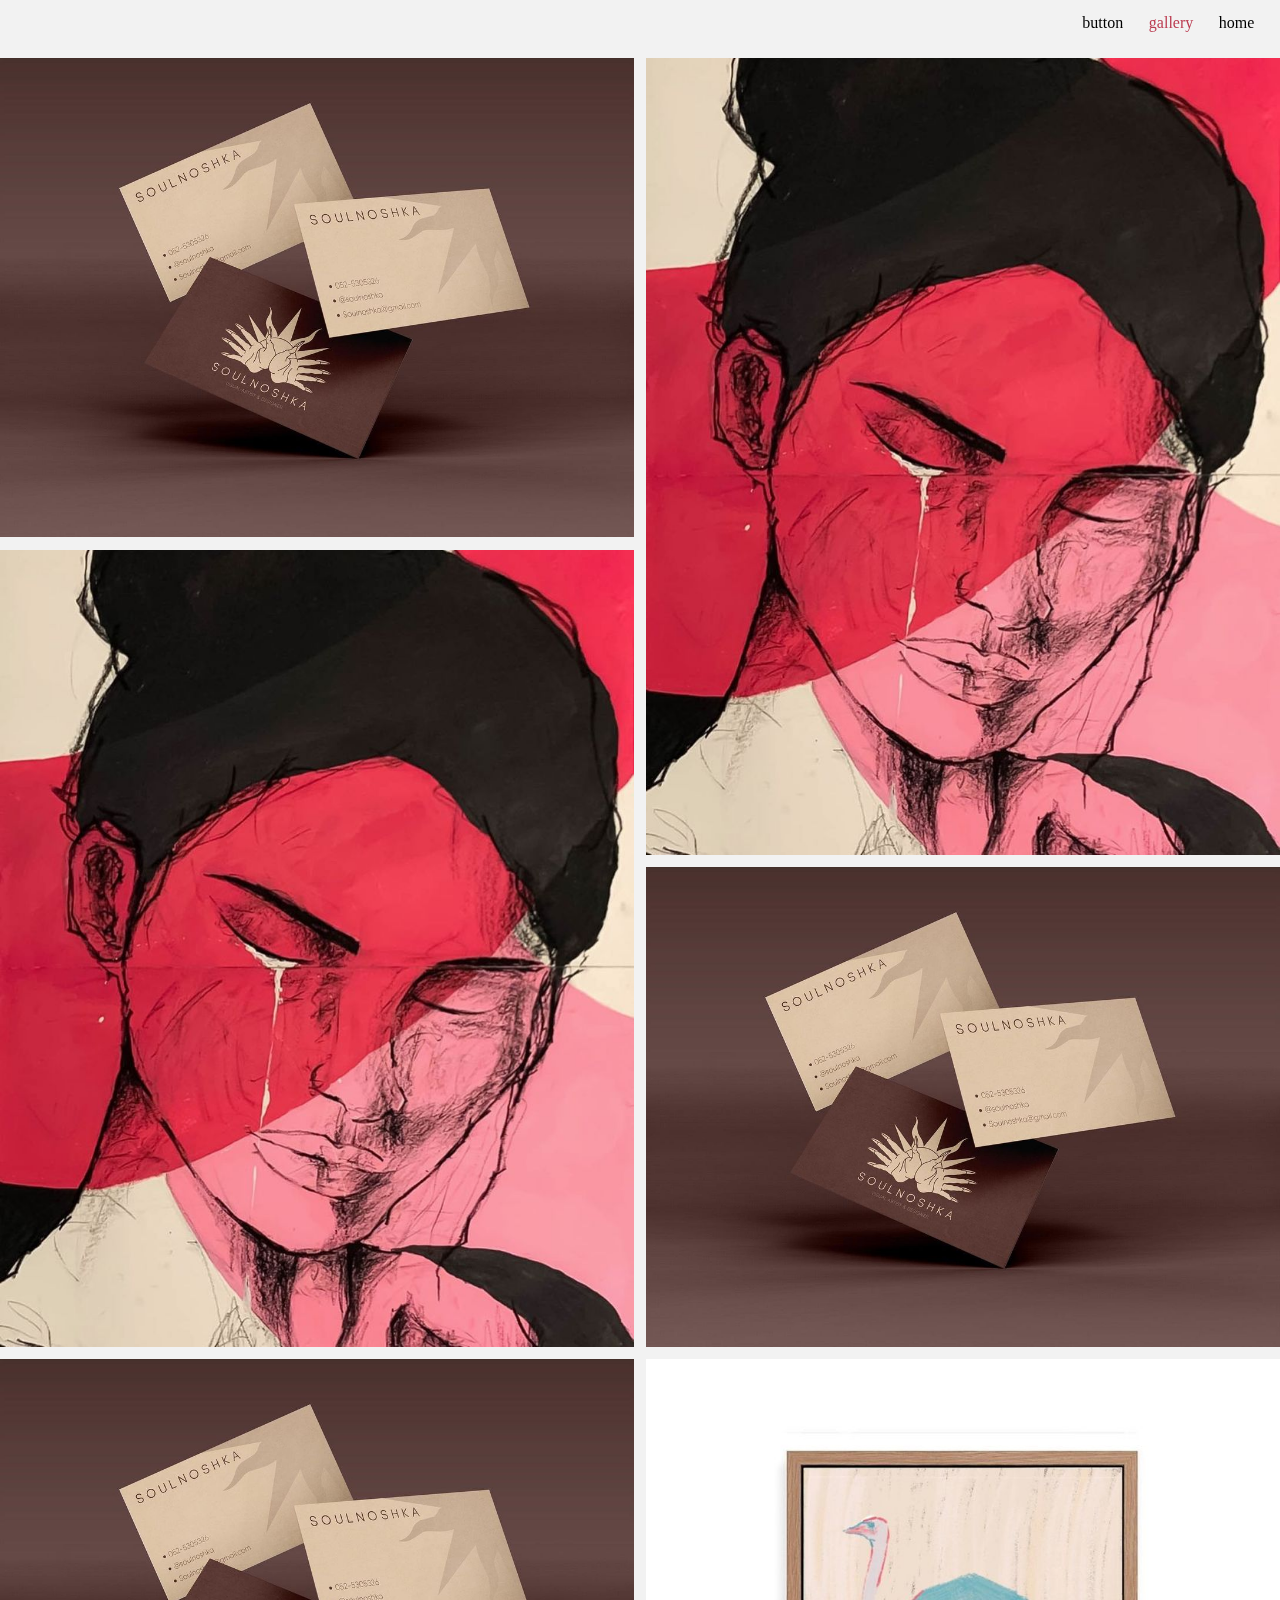
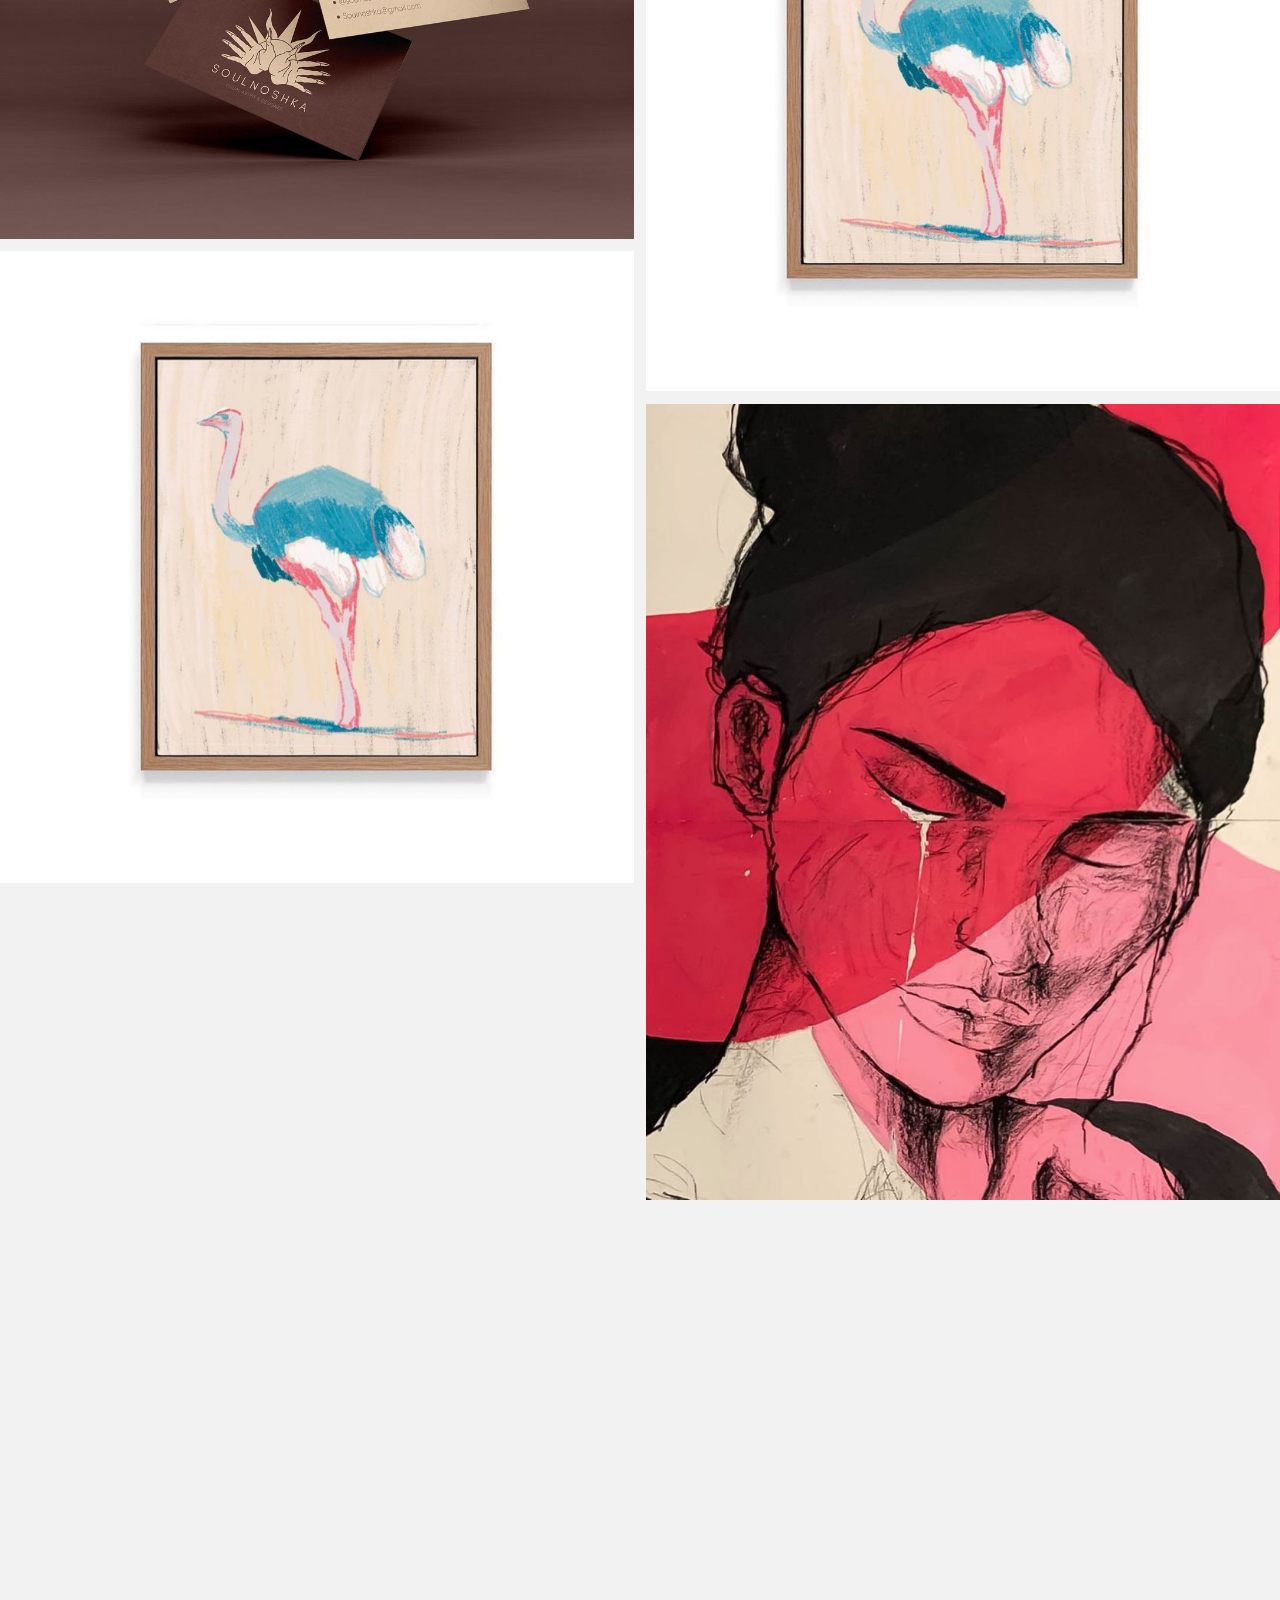
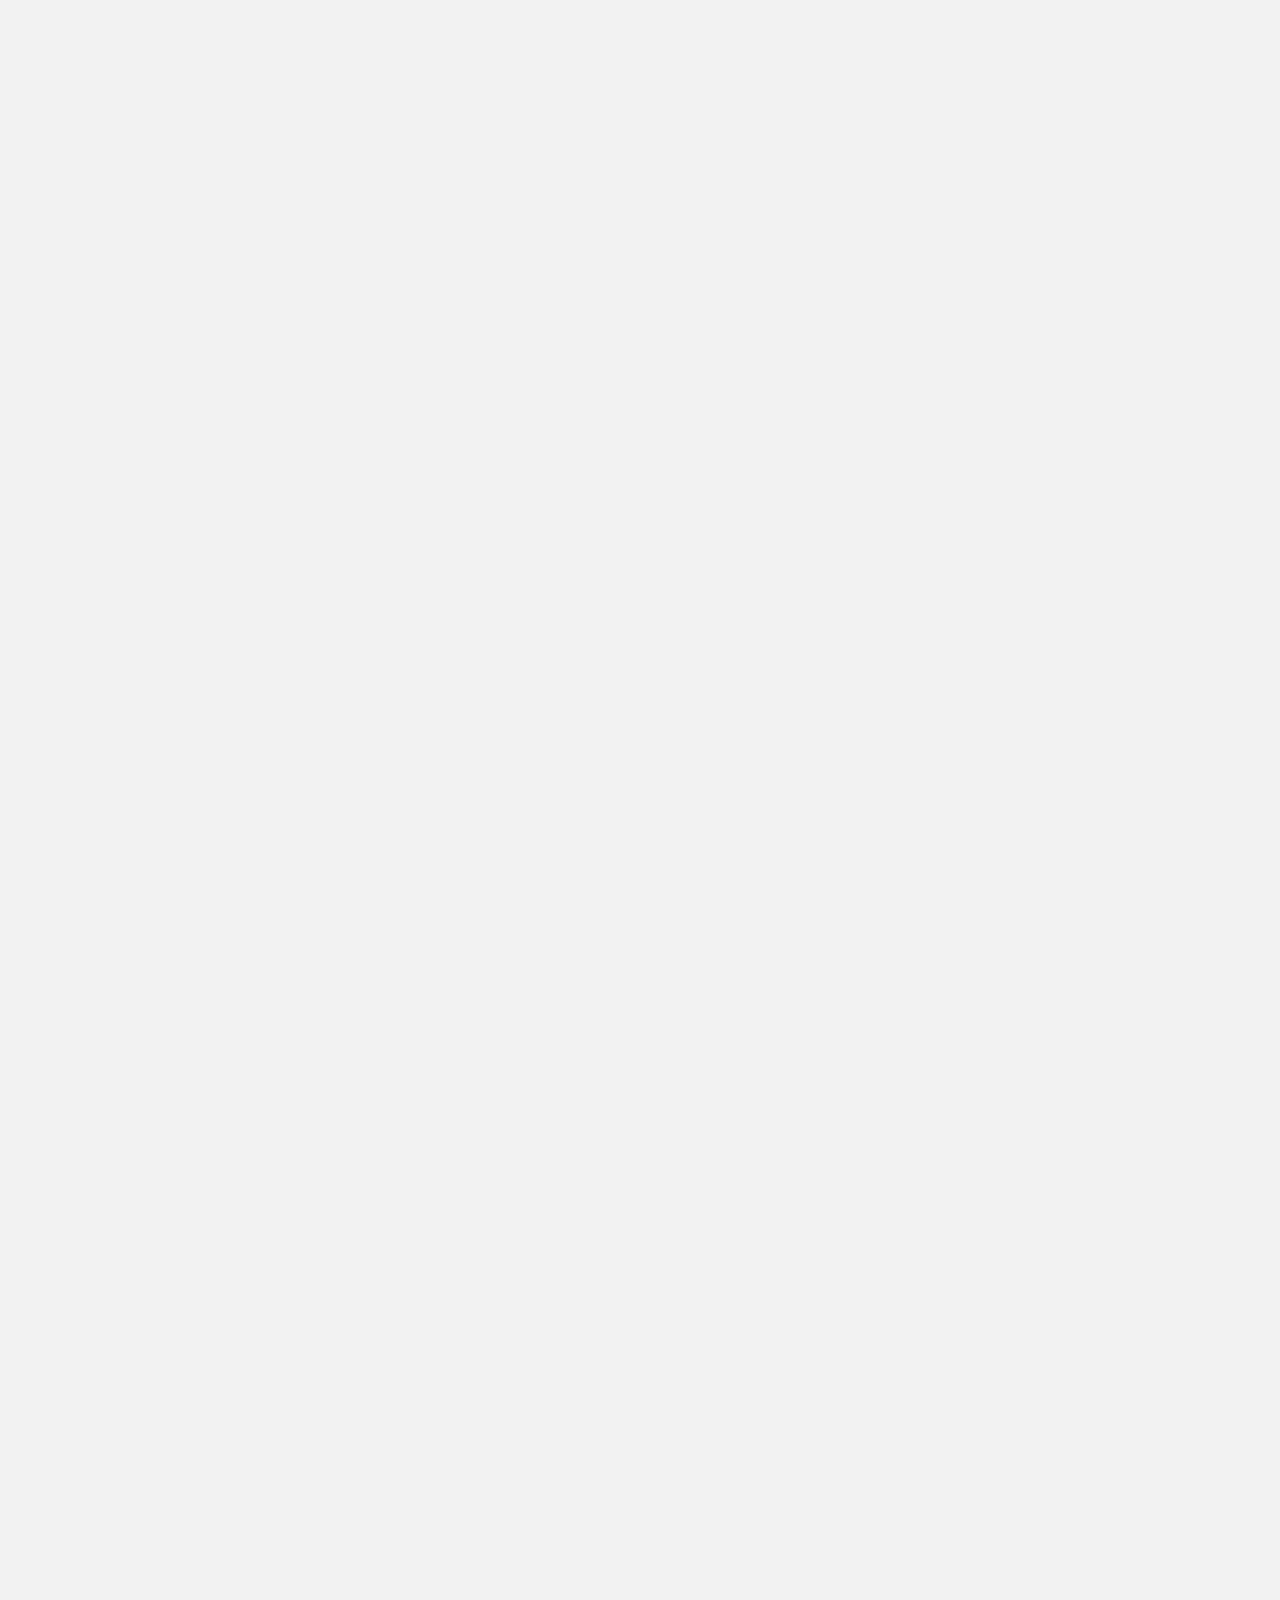
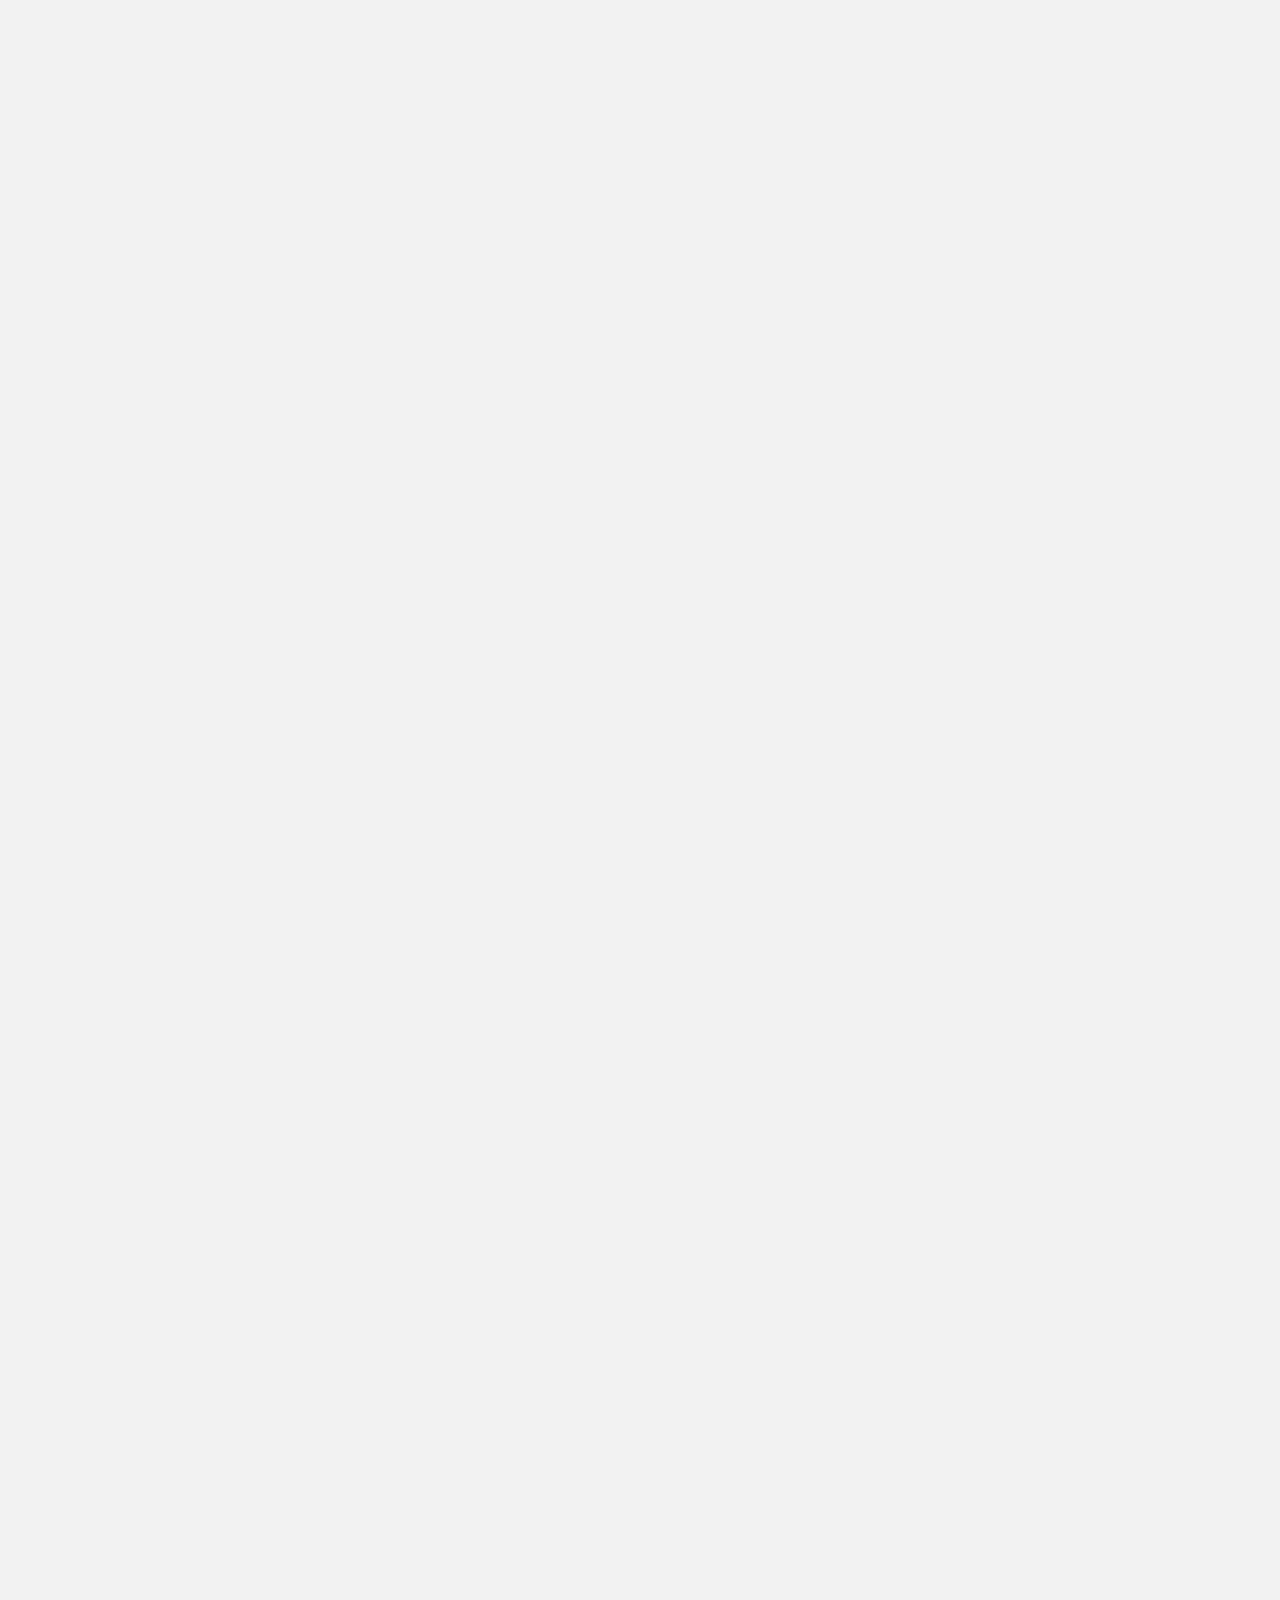
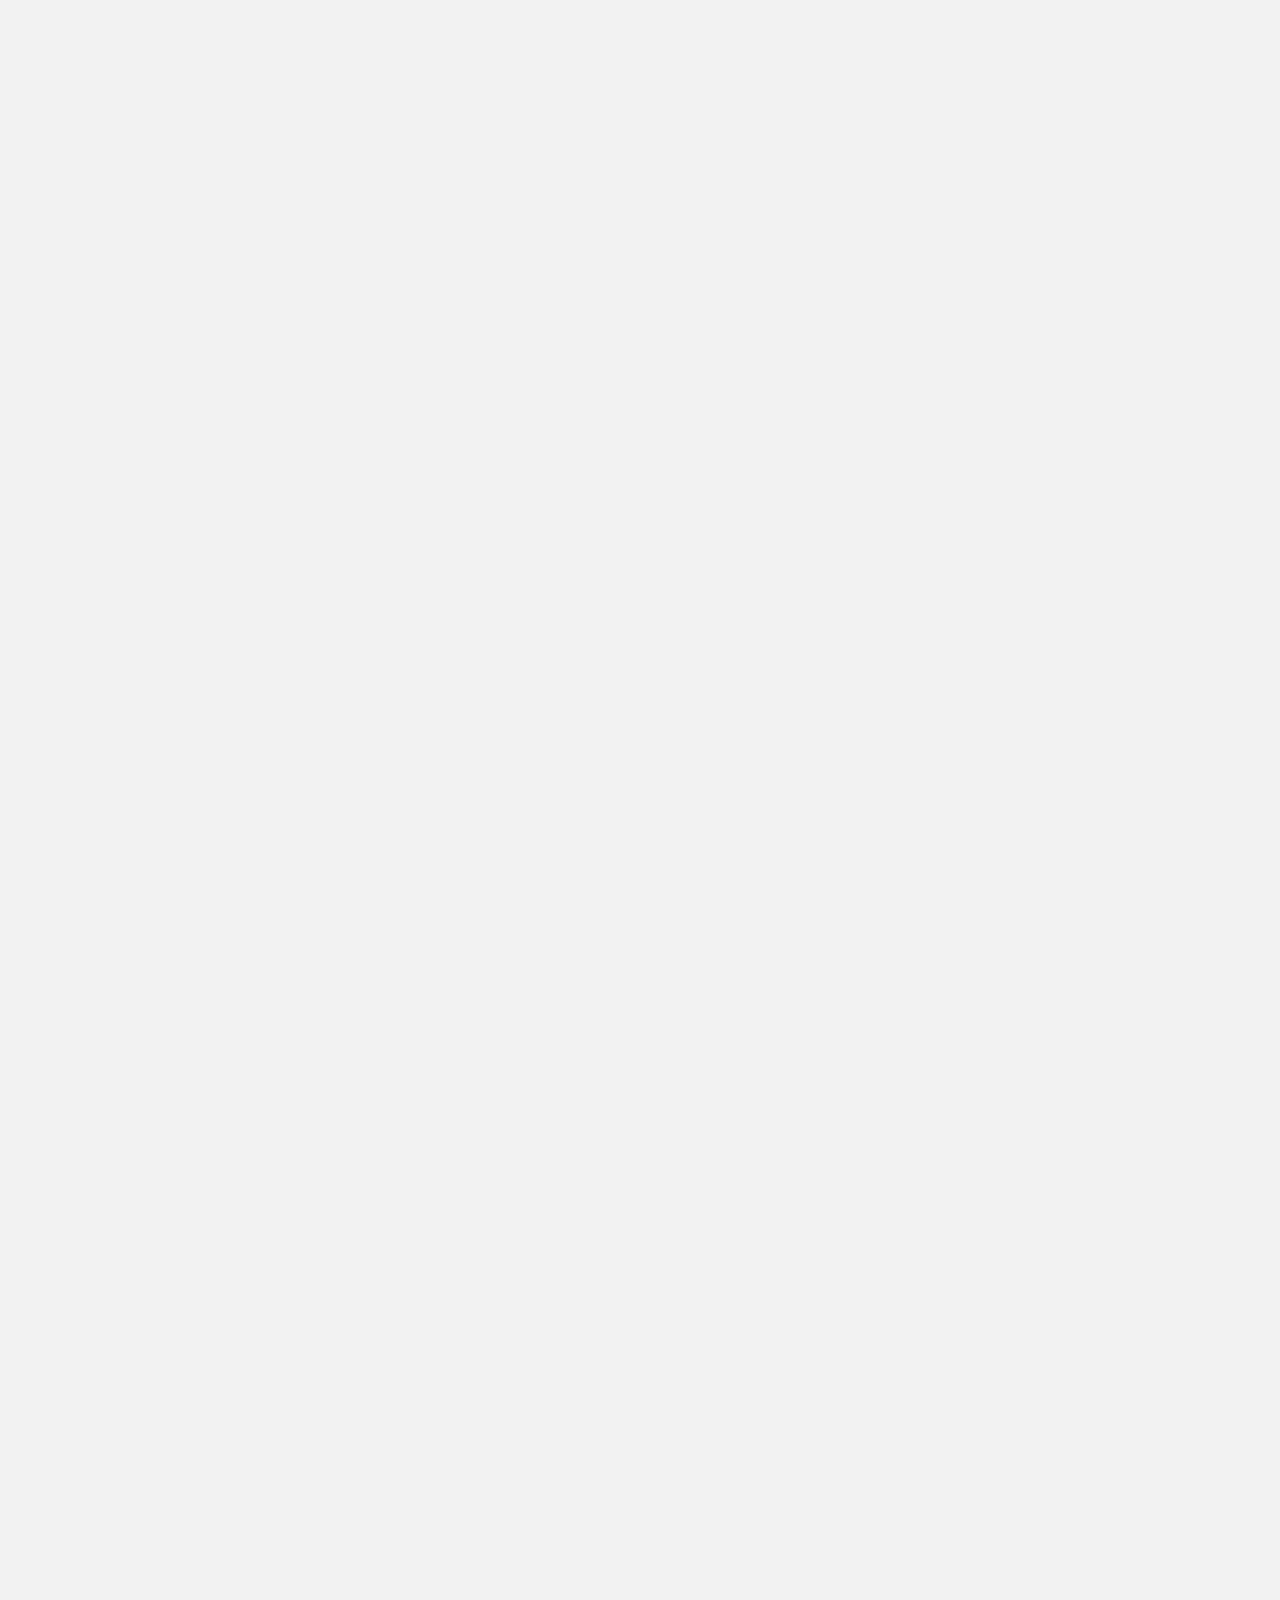
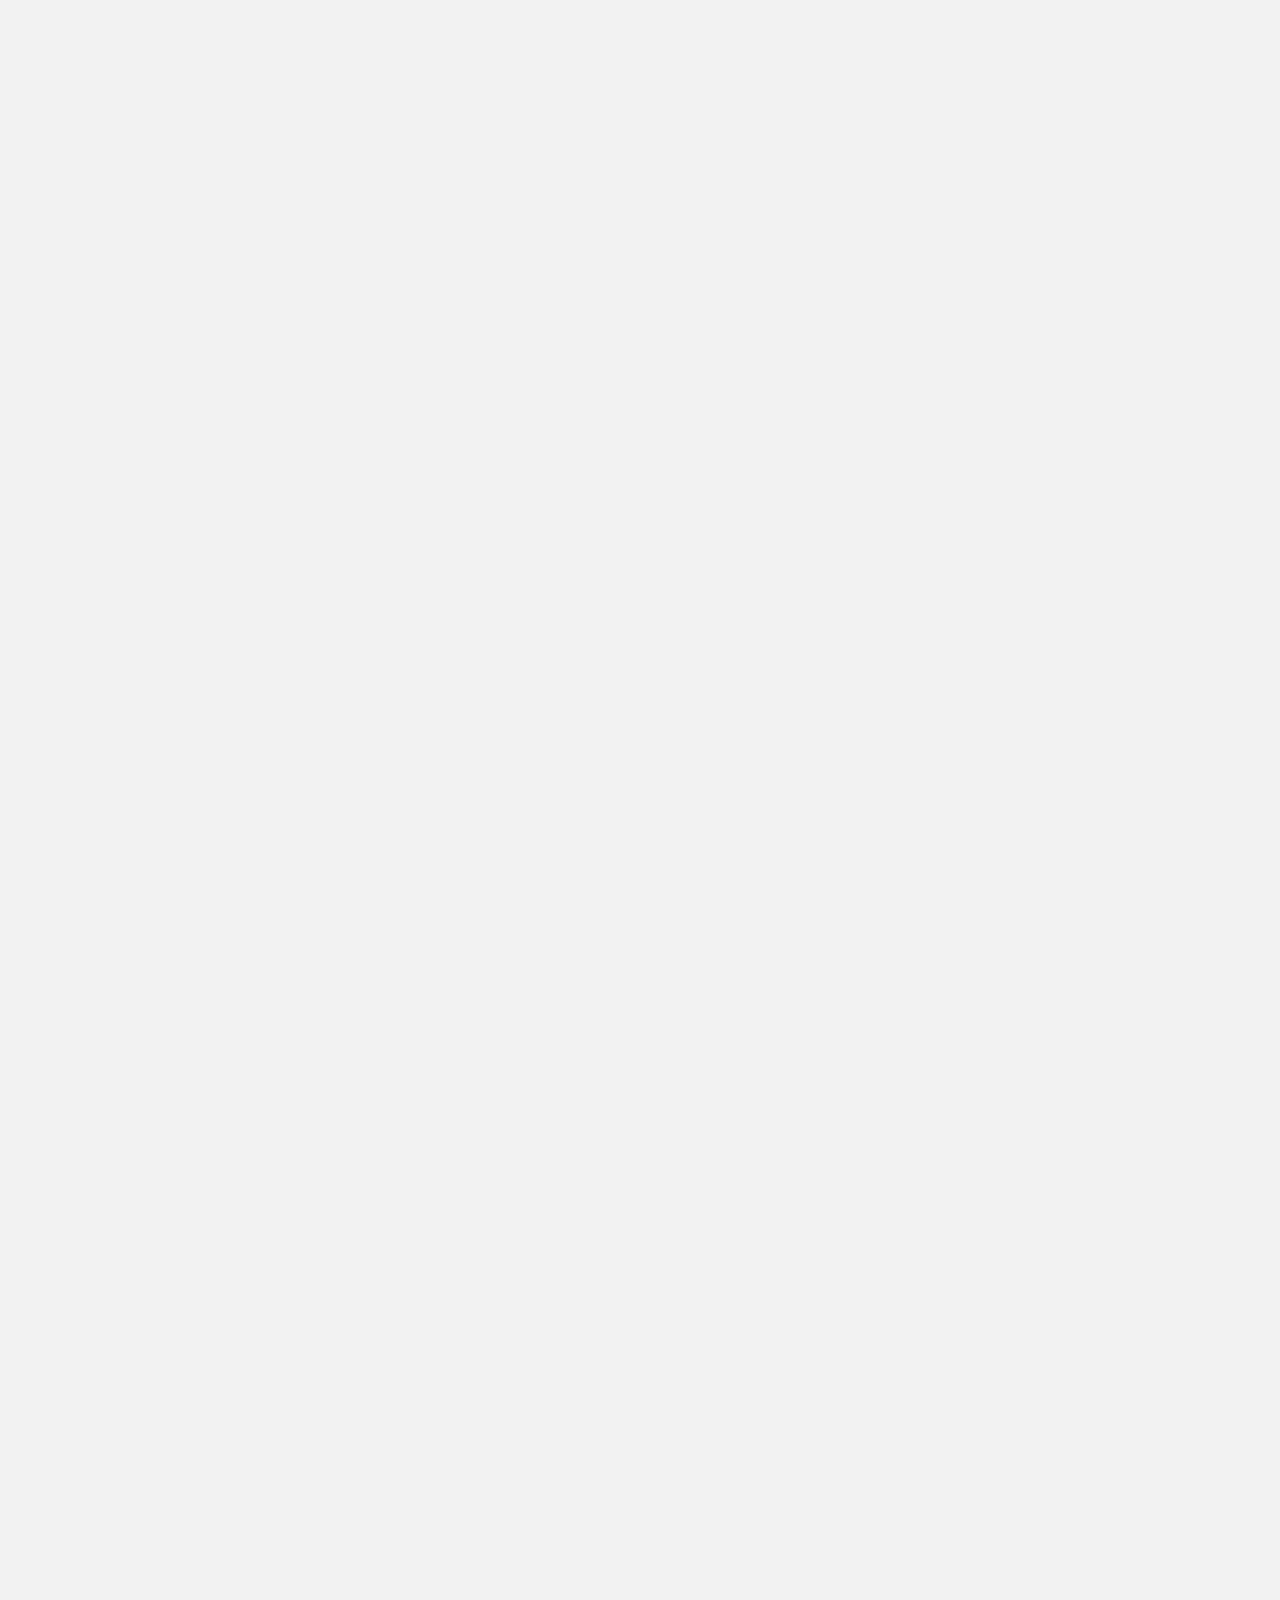
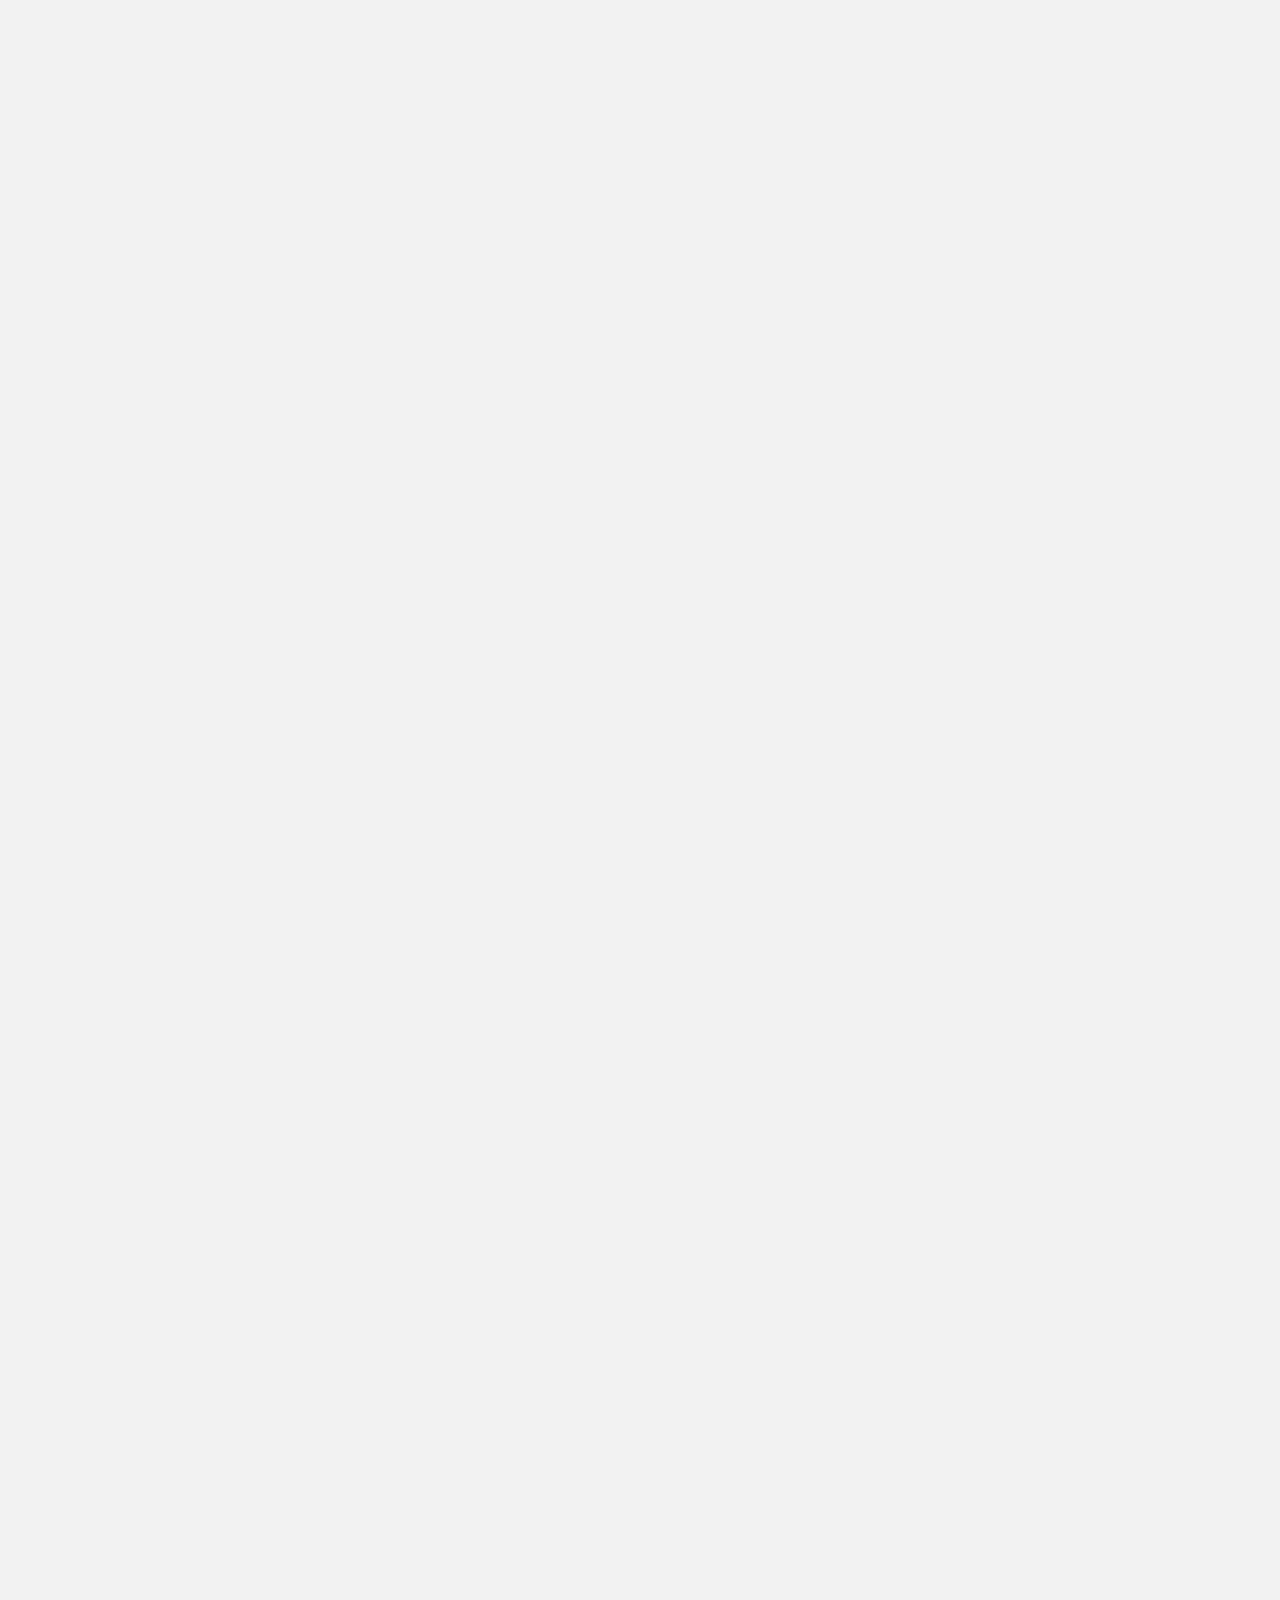
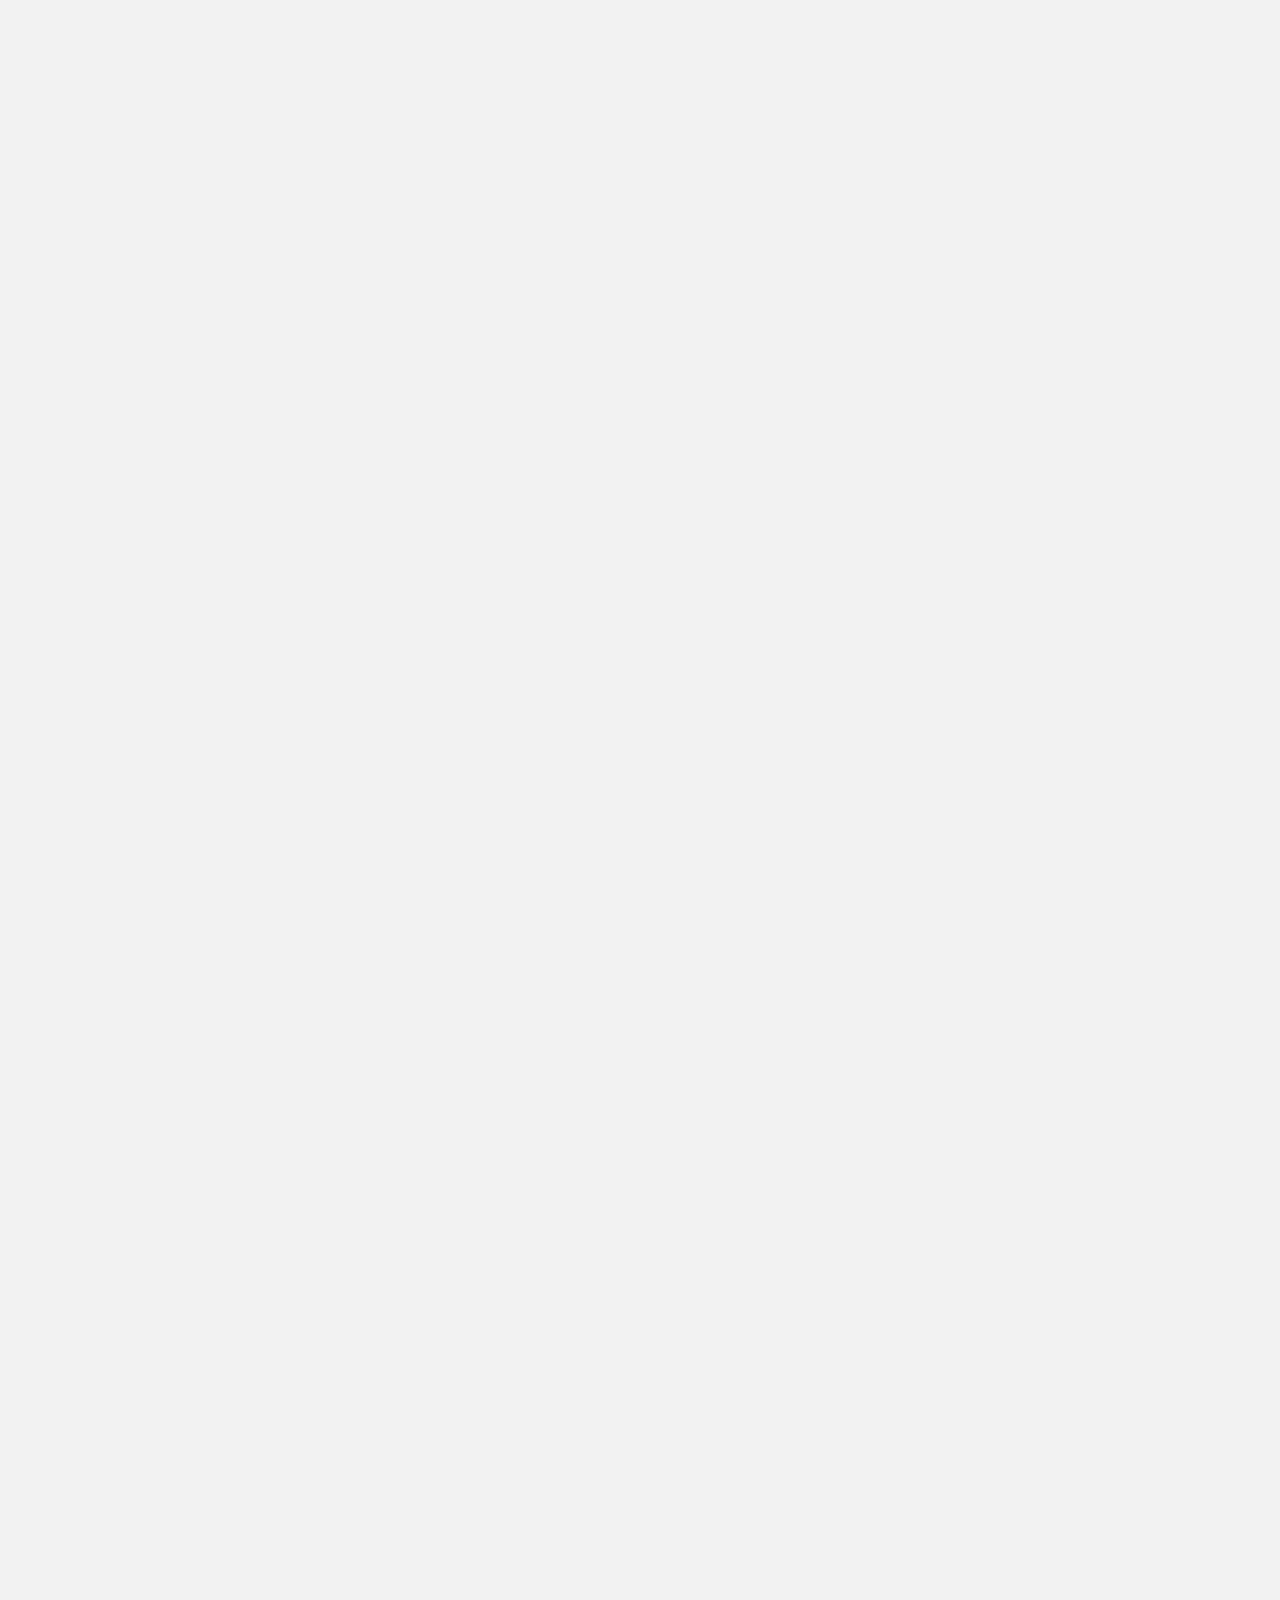
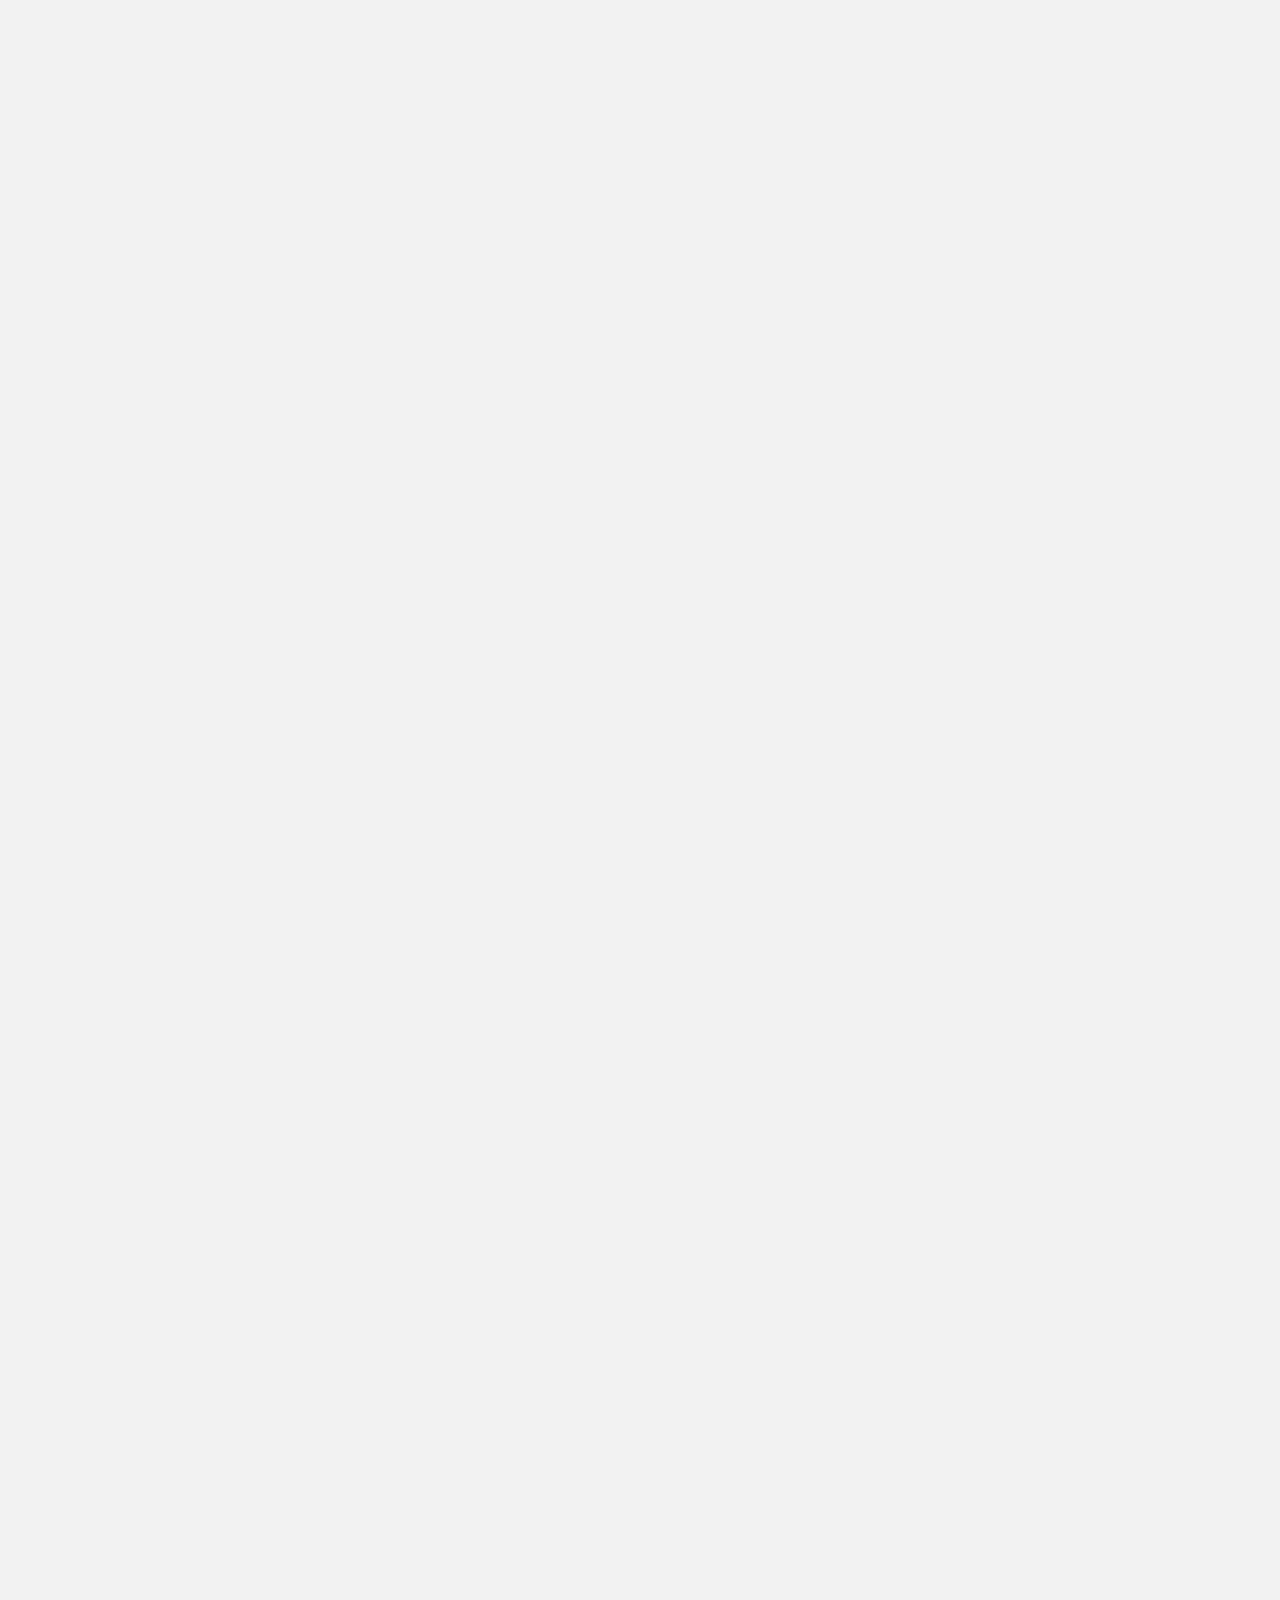
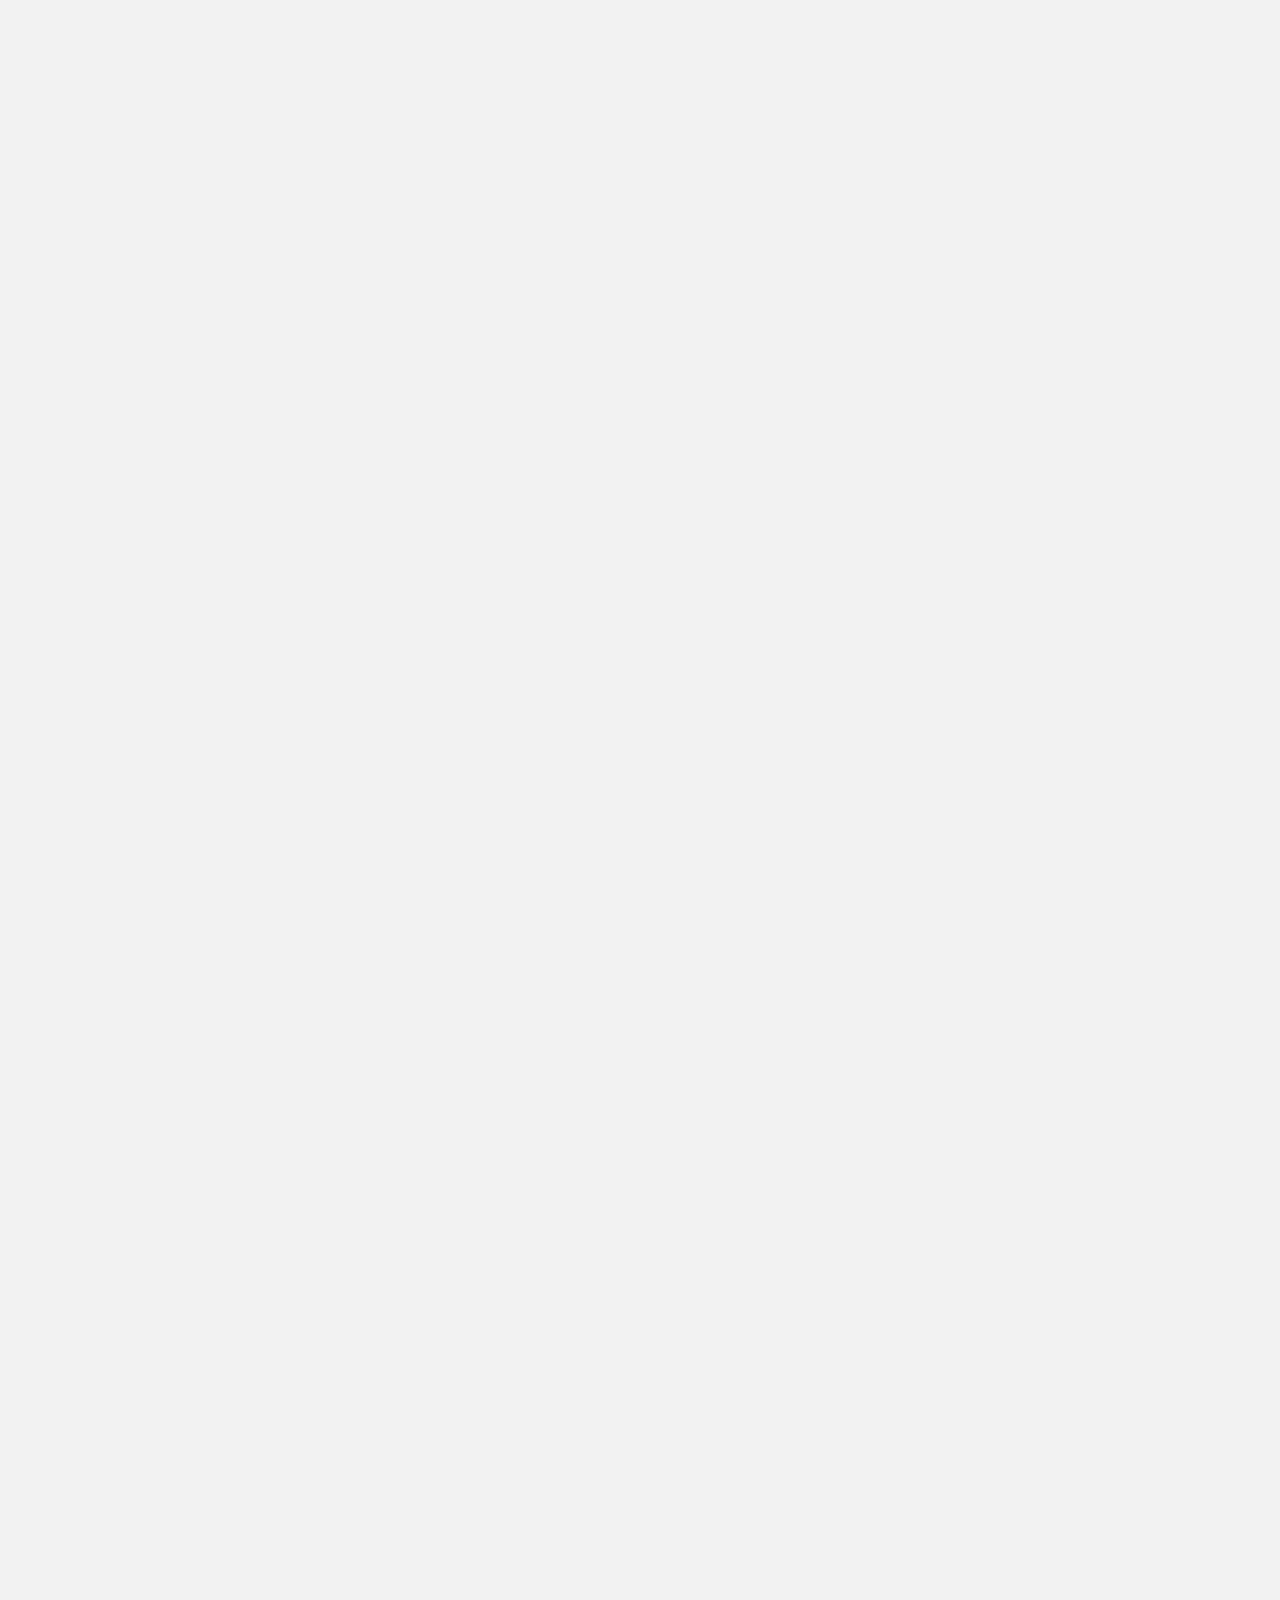
<file: index.html>
<!DOCTYPE html>

<html lang="en">

<head>

    <meta charset="UTF-8">
    <title>Text | Text</title>
    <link rel="stylesheet" href="style.css">
    <link rel="icon" type="image" href="images/black.jpg">
    <meta name="viewport" content="width=device-width, initial-scale=1.0">

</head>

<script type="text/javascript" src="js2.js"></script>

<body>
    <div class="navbar-container">
        <div class="button">
            <a href="home.html">home</a>
        </div>
        <div class="button current">
            <a href="index.html">gallery</a>
        </div>
        <div class="button">
            <a href="button.html" >button</a>
        </div>
    </div>
    
<div id="gallery-container" class="gallery-container"> 
    <div onclick="closeOverlay()" id="overlay"></div>
    <div id="gallery" class="gallery column1">
        <div onclick="myFunction2()" class="container">
            <img  id="photo2" src="images/shelo2.jpeg" alt="sketch2" class="image">
            <div class="imgcover">
                <div class="text">
                    <h1 id="sketch2H"></h1>
                    <p id="sketch2"> </p>
                </div>
            </div>
        </div>
        <div class="container">
            <img onclick="myFunction5()" id="photo5" src="images/shelo5.jpeg" alt="sketch5"class="image">
            <div class="imgcover">
                <div class="text">
                    <h1 id="sketch5H"></h1>
                    <p id="sketch5"> </p>
                </div>
            </div>
        </div>
        <div class="container">
            <img onclick="myFunction2()" id="photo2" src="images/shelo2.jpeg" alt="sketch2" class="image">
            <div class="imgcover">
                <div class="text">
                    <h1 id="sketch2H"></h1>
                    <p id="sketch2"> </p>
                </div>
            </div>
        </div>
        <div class="container">
            <img onclick="myFunction4()" id="photo4" src="images/shelo4.jpeg" alt="sketch4" class="image">
            <div class="imgcover">
                <div class="text">
                    <h1 id="sketch4H"></h1>
                    <p id="sketch4"> </p>
                </div>
            </div>
        </div>
    </div>
    
    <div id="gallery" class="gallery column2">
        <div class="container">
            <img onclick="myFunction5()" id="photo5" src="images/shelo5.jpeg" alt="sketch5"class="image">
            <div class="imgcover">
                <div class="text">
                    <h1 id="sketch5H"></h1>
                    <p id="sketch5"> </p>
                </div>
            </div>
        </div>
        <div class="container">
            <img onclick="myFunction2()" id="photo2" src="images/shelo2.jpeg" alt="sketch2" class="image">
            <div class="imgcover">
                <div class="text">
                    <h1 id="sketch2H"></h1>
                    <p id="sketch2"> </p>
                </div>
            </div>
        </div>
        <div class="container">
            <img onclick="myFunction4()" id="photo4" src="images/shelo4.jpeg" alt="sketch4" class="image">
            <div class="imgcover">
                <div class="text">
                    <h1 id="sketch4H"></h1>
                    <p id="sketch4"> </p>
                </div>
            </div>
        </div>
        <div class="container">
            <img onclick="myFunction5()" id="photo5" src="images/shelo5.jpeg" alt="sketch5"class="image">
            <div class="imgcover">
                <div class="text">
                    <h1 id="sketch5H"></h1>
                    <p id="sketch5"> </p>
                </div>
            </div>
        </div>
        <!-- <img onclick="myFunction3()" id="photo3" src="images/shelo3.jpeg" alt="sketch3">
        <img onclick="myFunction6()" id="photo6" src="images/shelo6.jpeg" alt="sketch6">
        <img onclick="myFunction4()" id="photo4" src="images/shelo4.jpeg" alt="sketch4">
        <img onclick="myFunction2()" id="photo2" src="images/shelo2.jpeg" alt="sketch2">
        <img onclick="myFunction5()" id="photo5" src="images/shelo5.jpeg" alt="sketch5">
        <img onclick="myFunction1()" id="photo1" src="images/shelo1.jpeg" alt="sketch1">
        <img onclick="myFunction1()" id="photo1" src="images/shelo1.jpeg" alt="sketch1">
        <img onclick="myFunction5()" id="photo5" src="images/shelo5.jpeg" alt="sketch5">
        <img onclick="myFunction3()" id="photo3" src="images/shelo3.jpeg" alt="sketch3">
        <img onclick="myFunction6()" id="photo6" src="images/shelo6.jpeg" alt="sketch6">
        <img onclick="myFunction4()" id="photo4" src="images/shelo4.jpeg" alt="sketch4">
        <img onclick="myFunction2()" id="photo2" src="images/shelo2.jpeg" alt="sketch2"> -->
    </div>
    
</div>

</body>

</html>
</file>
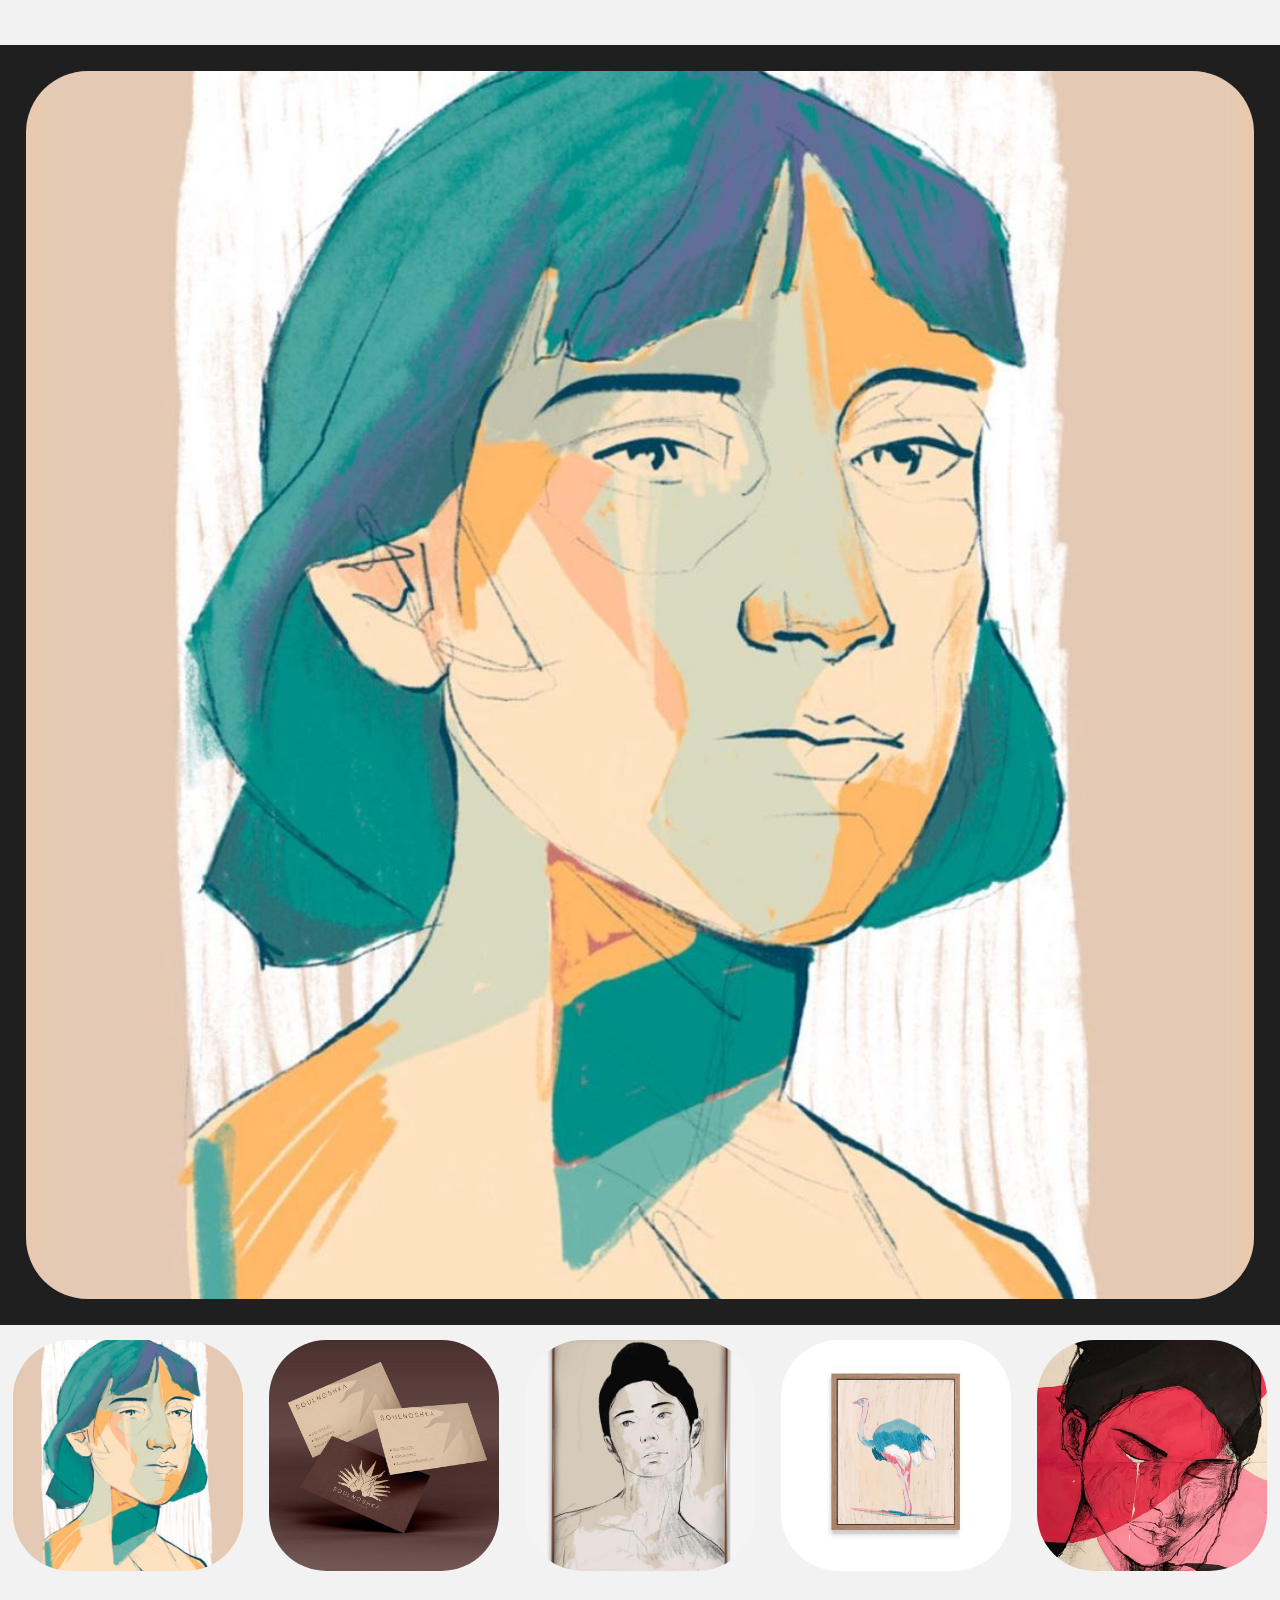
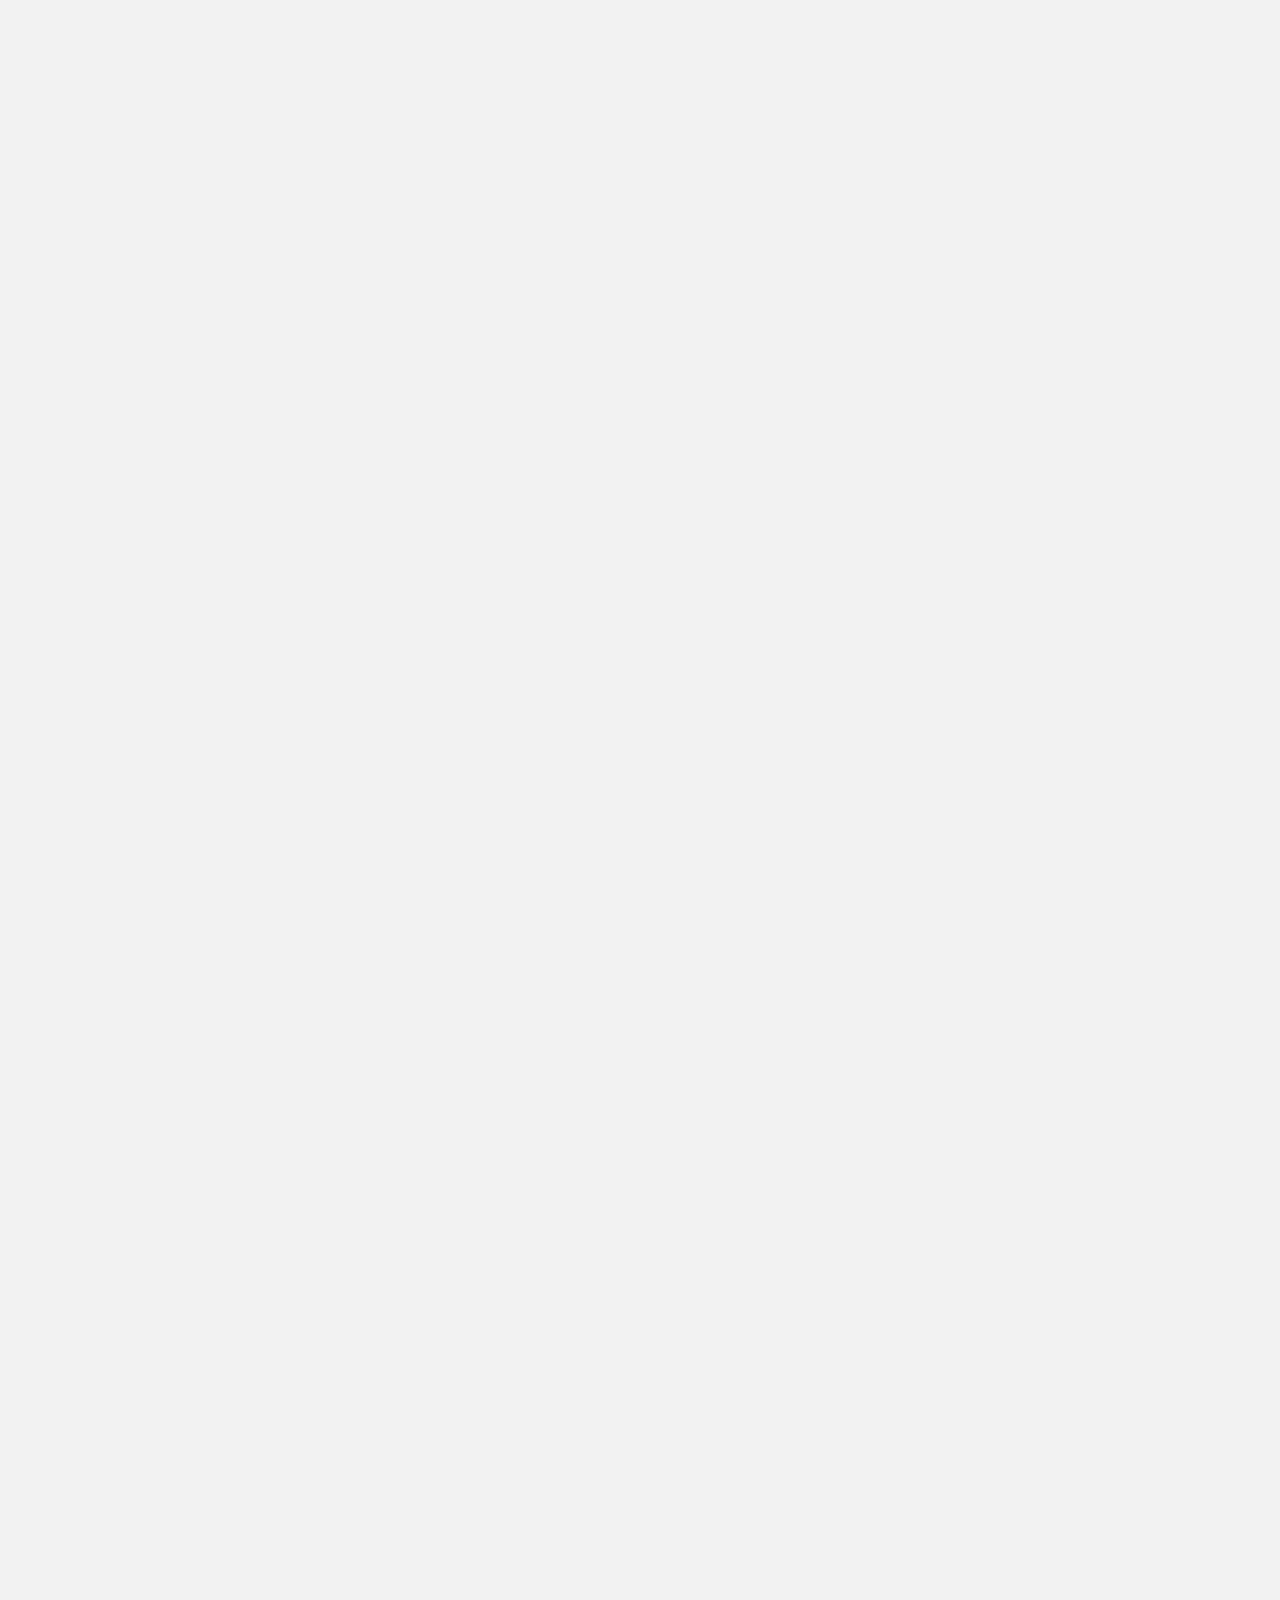
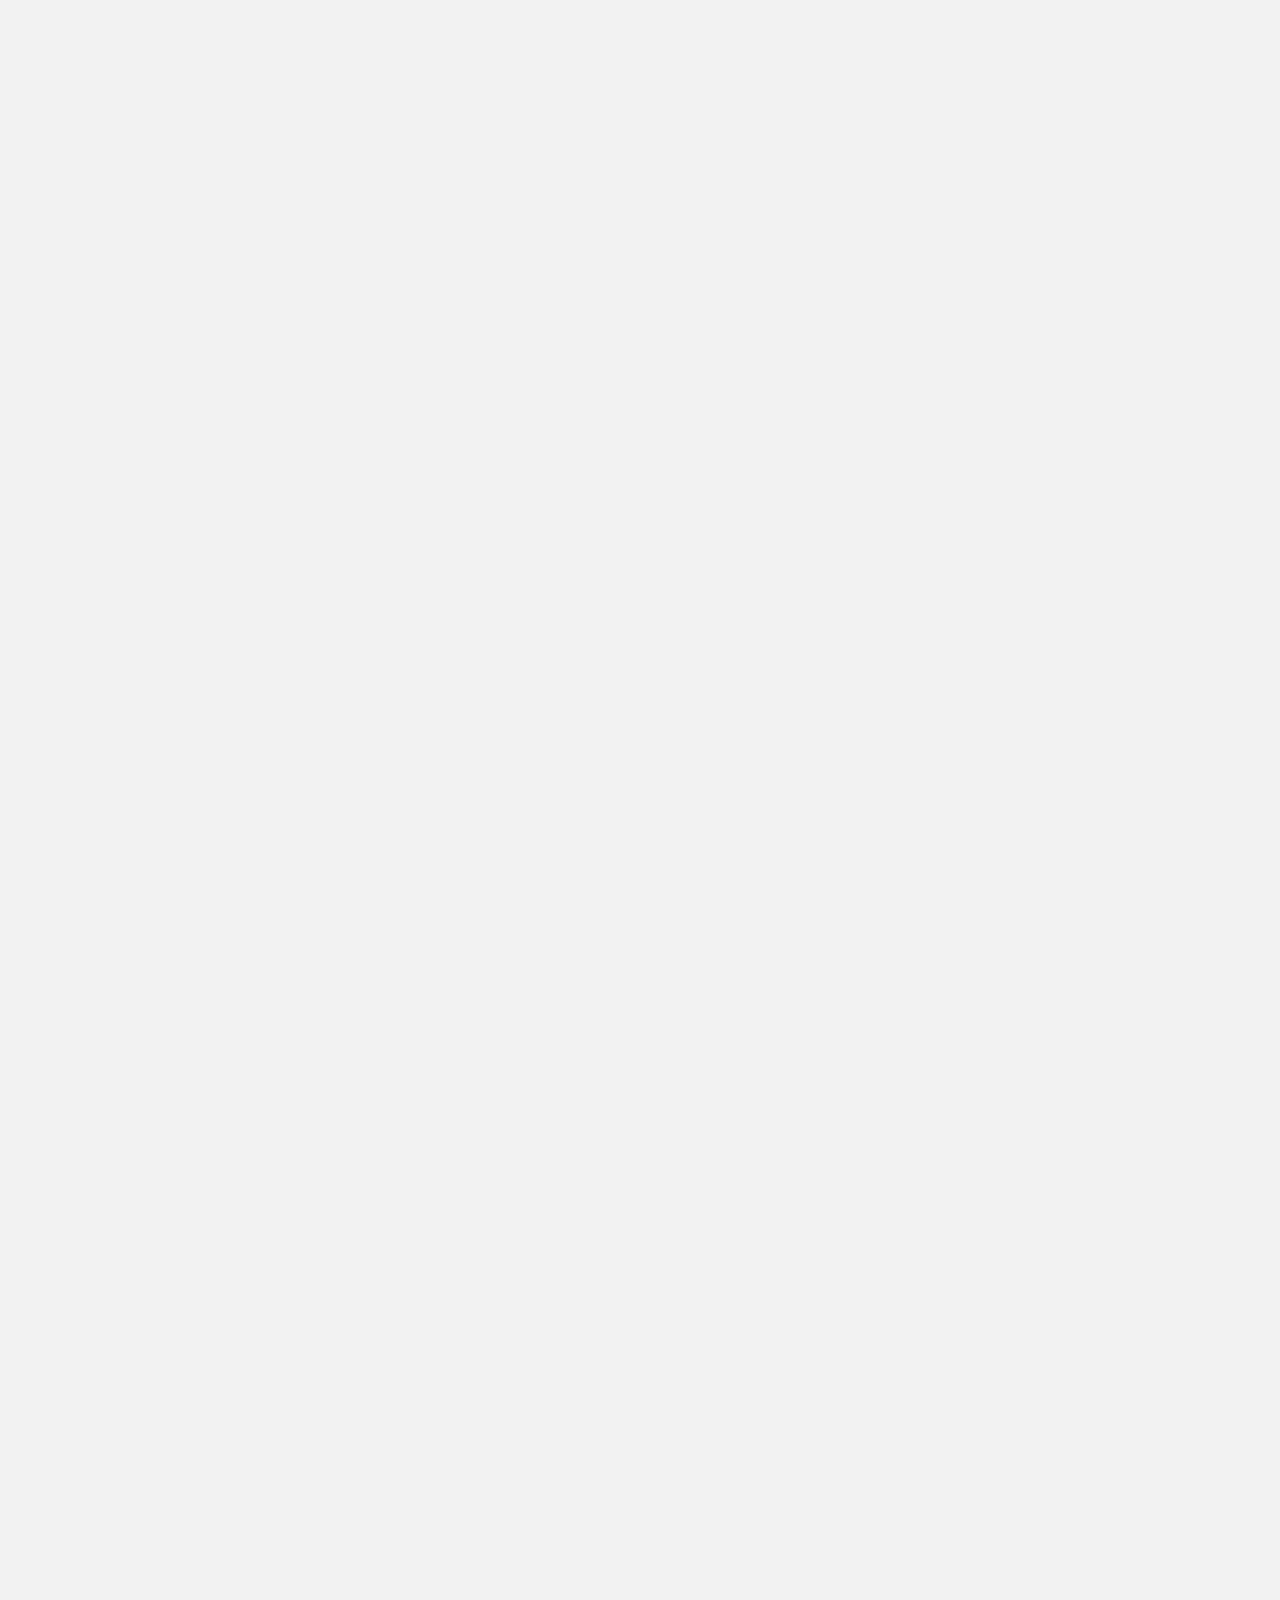
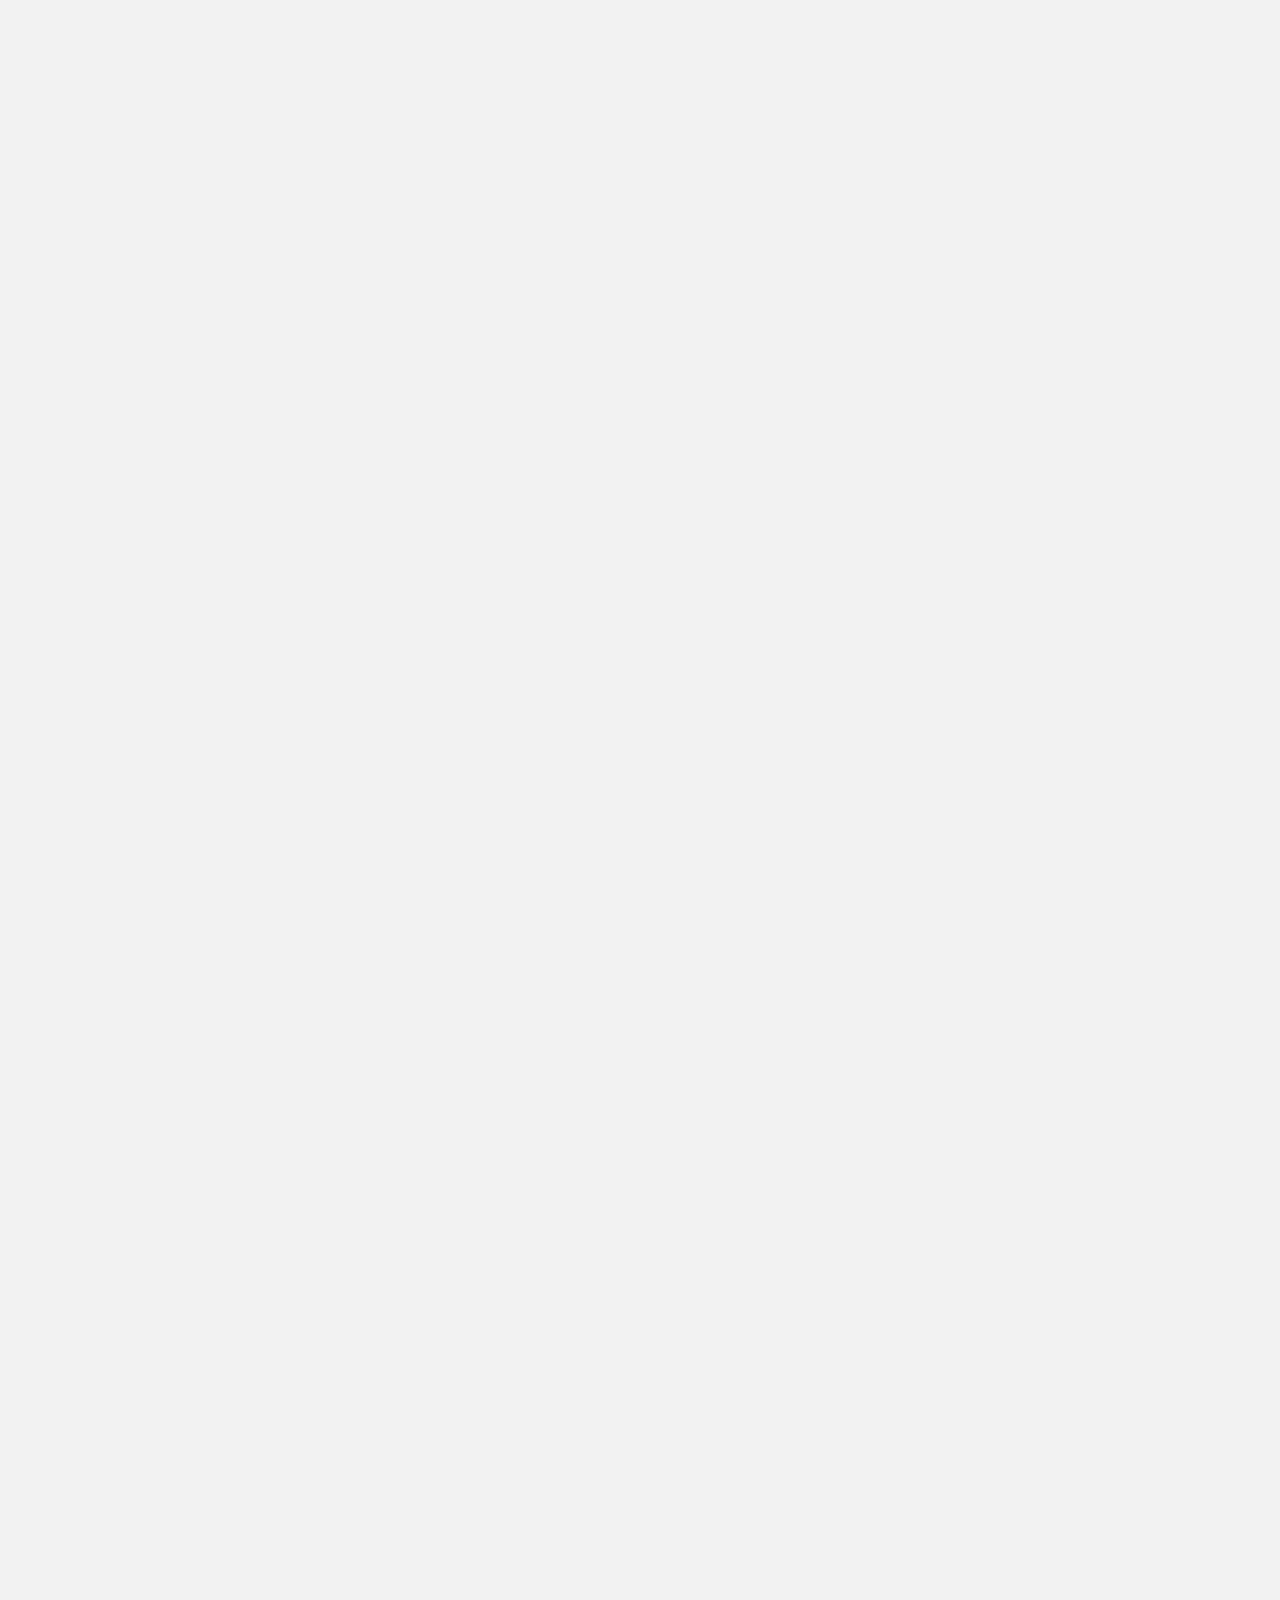
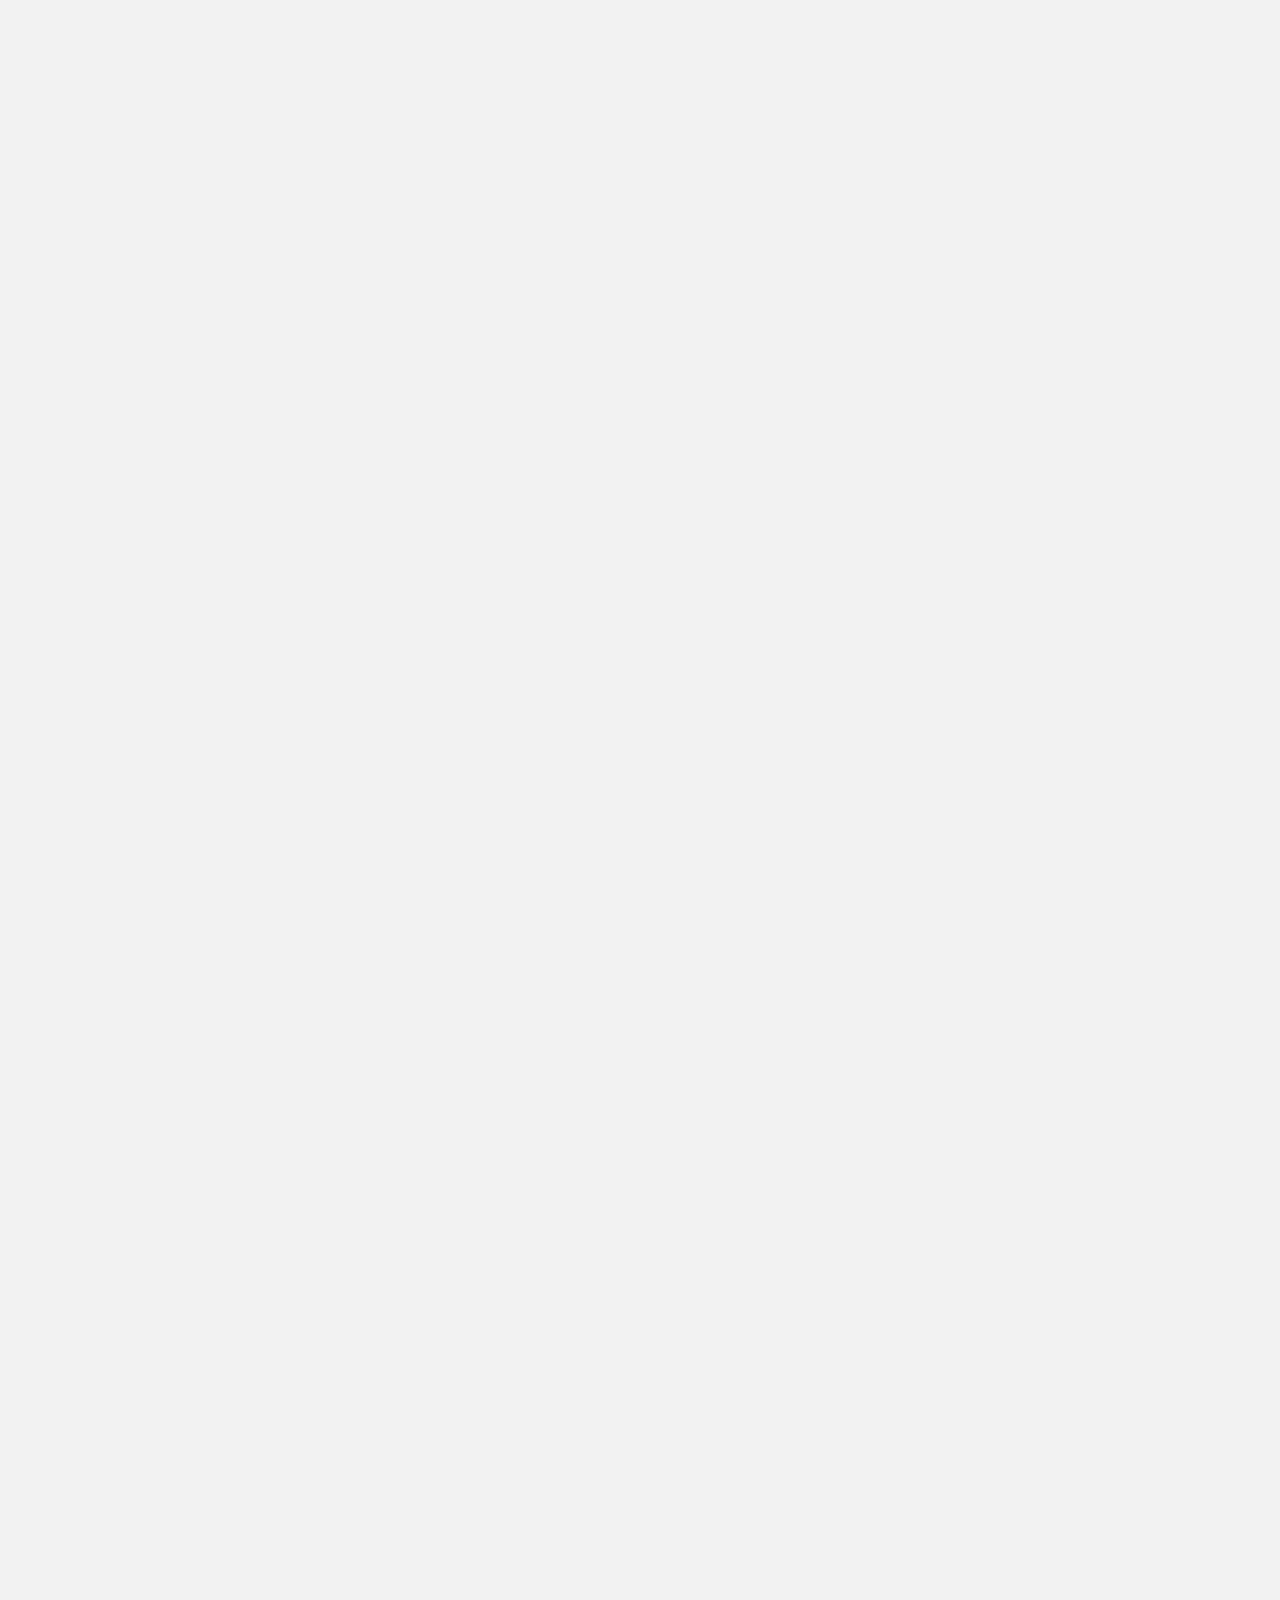
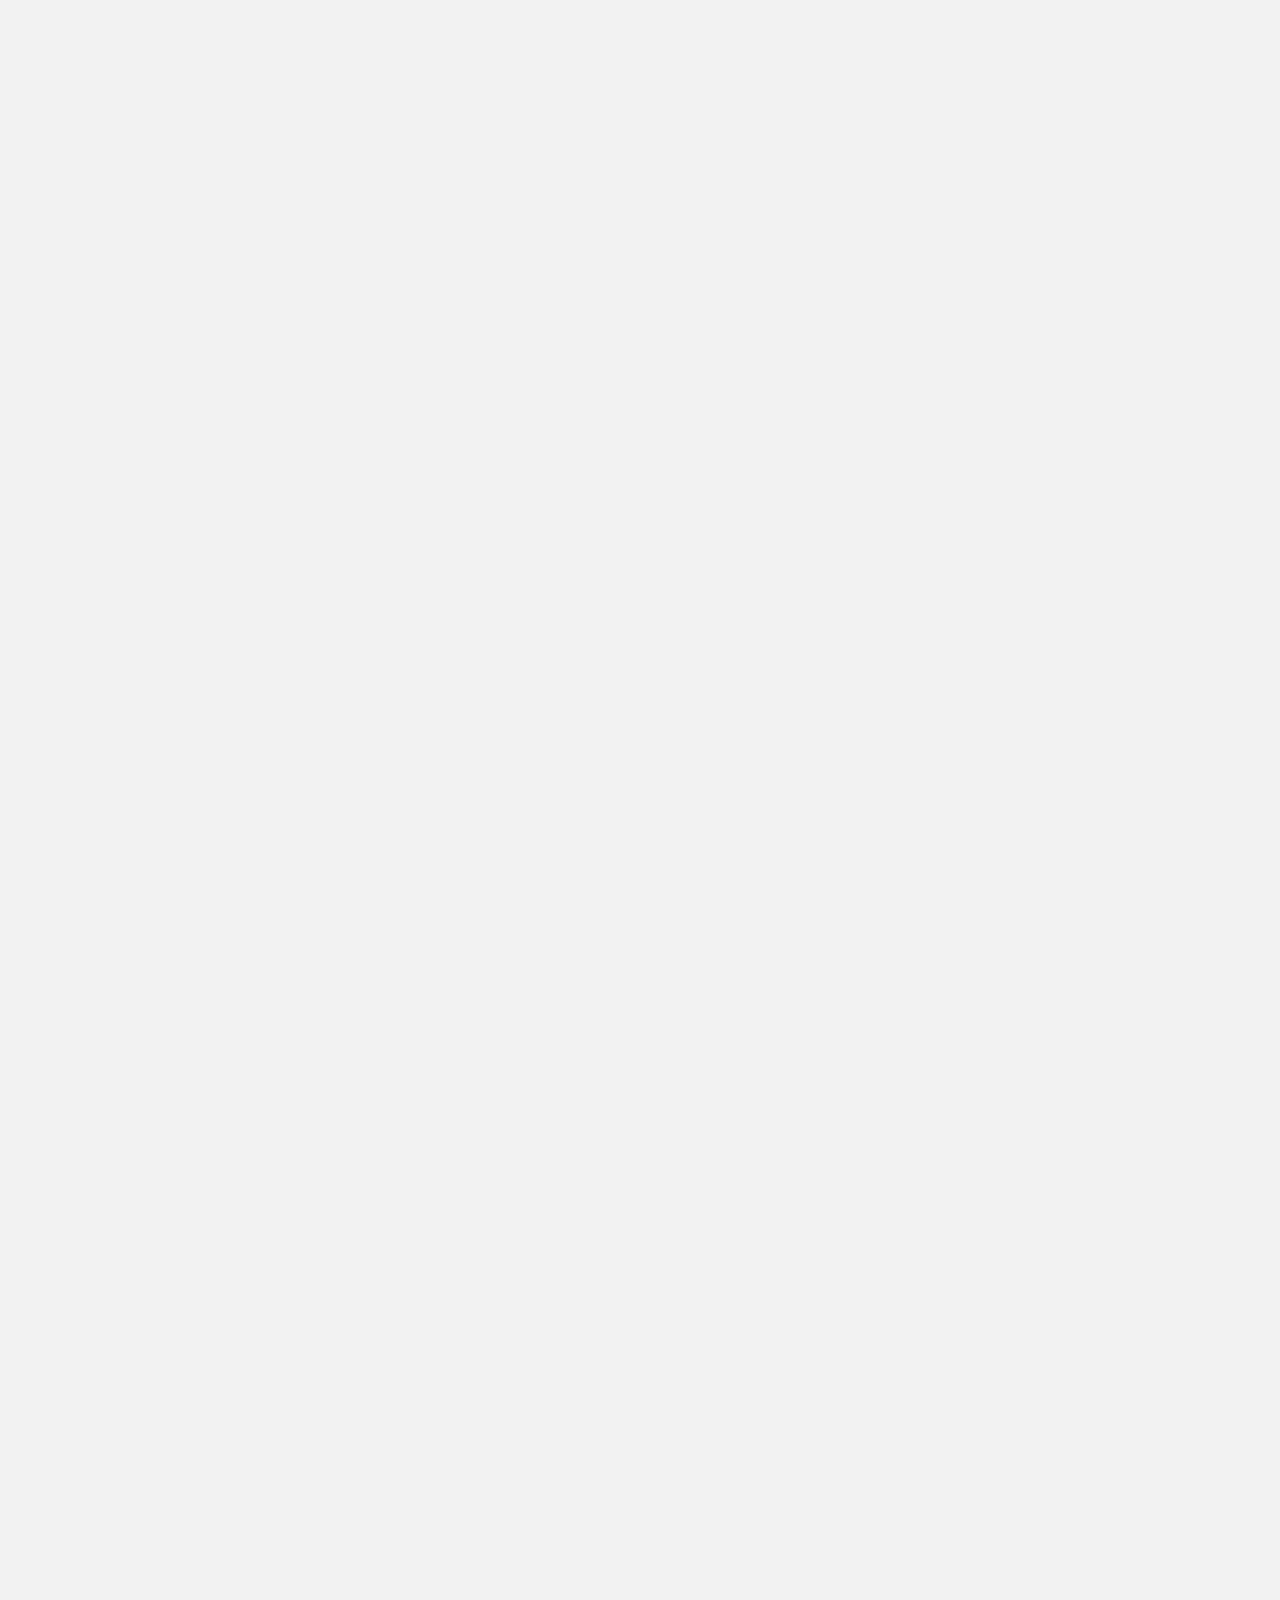
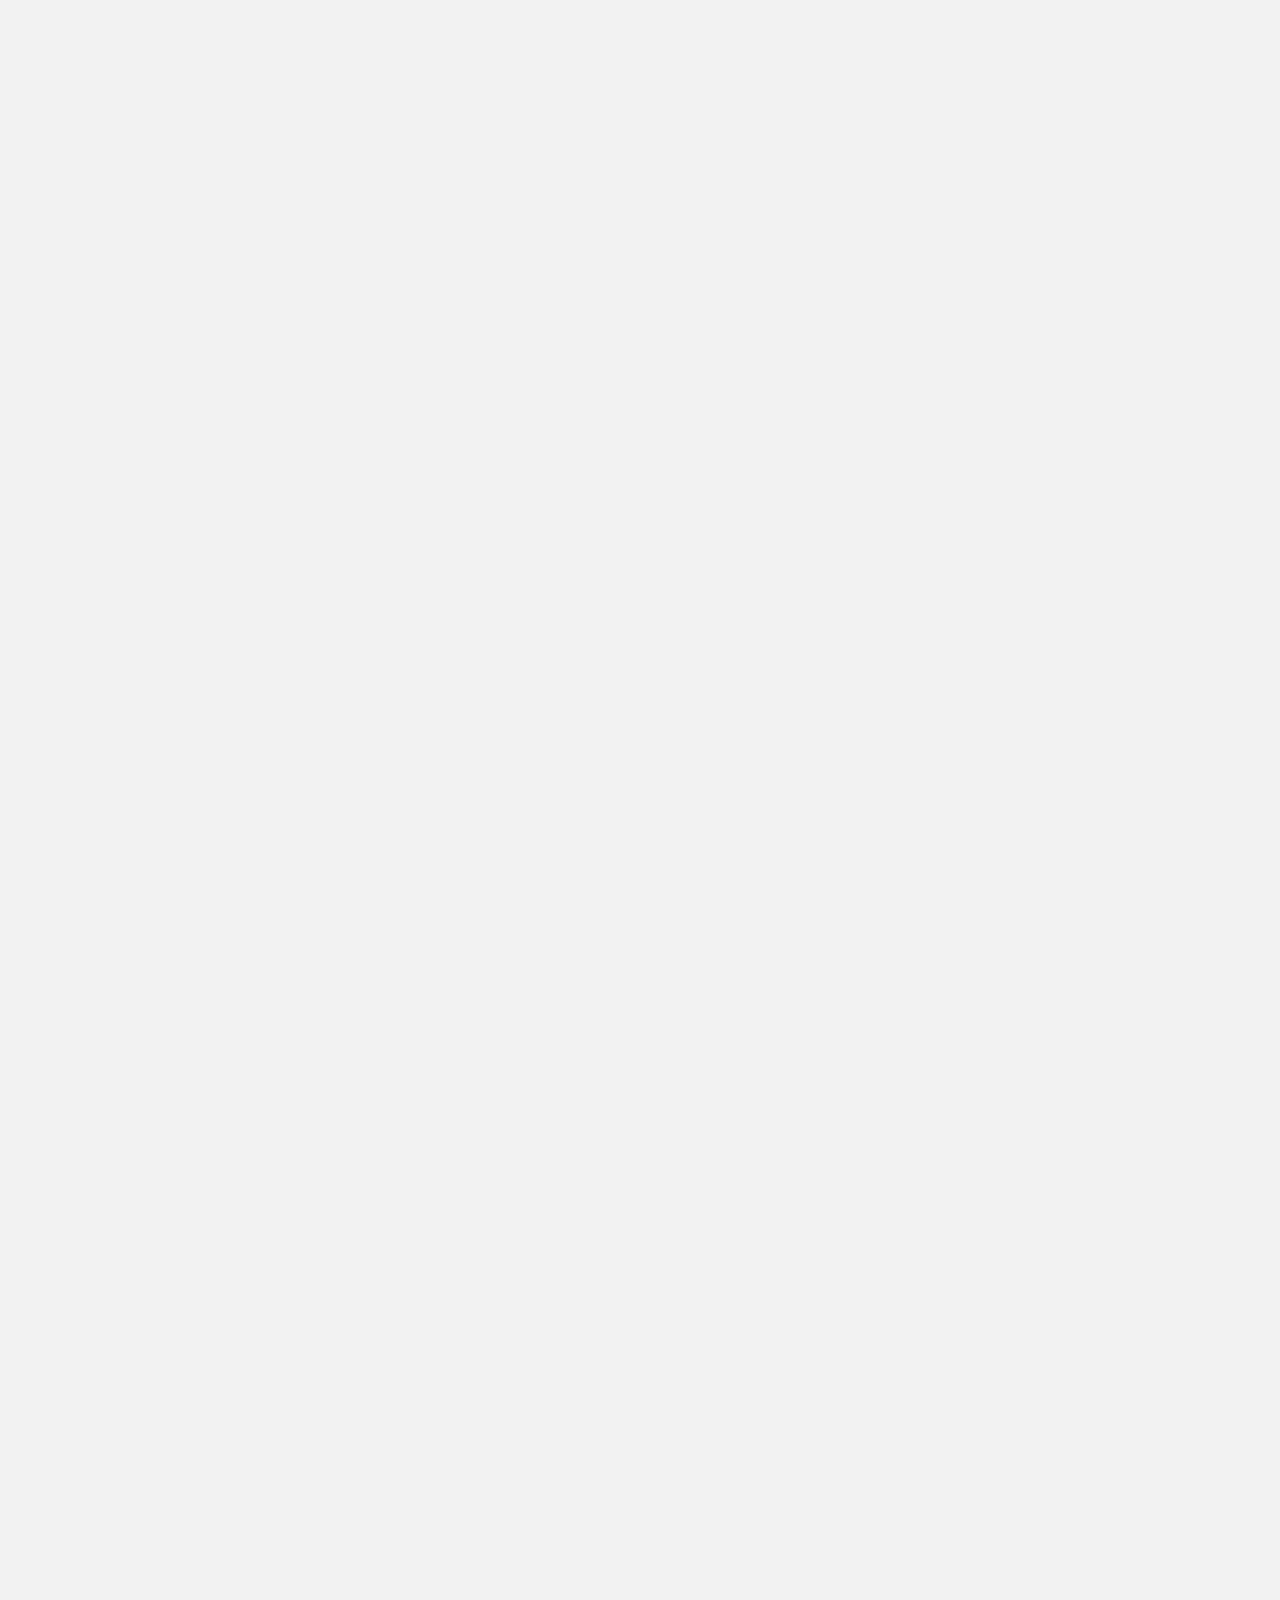
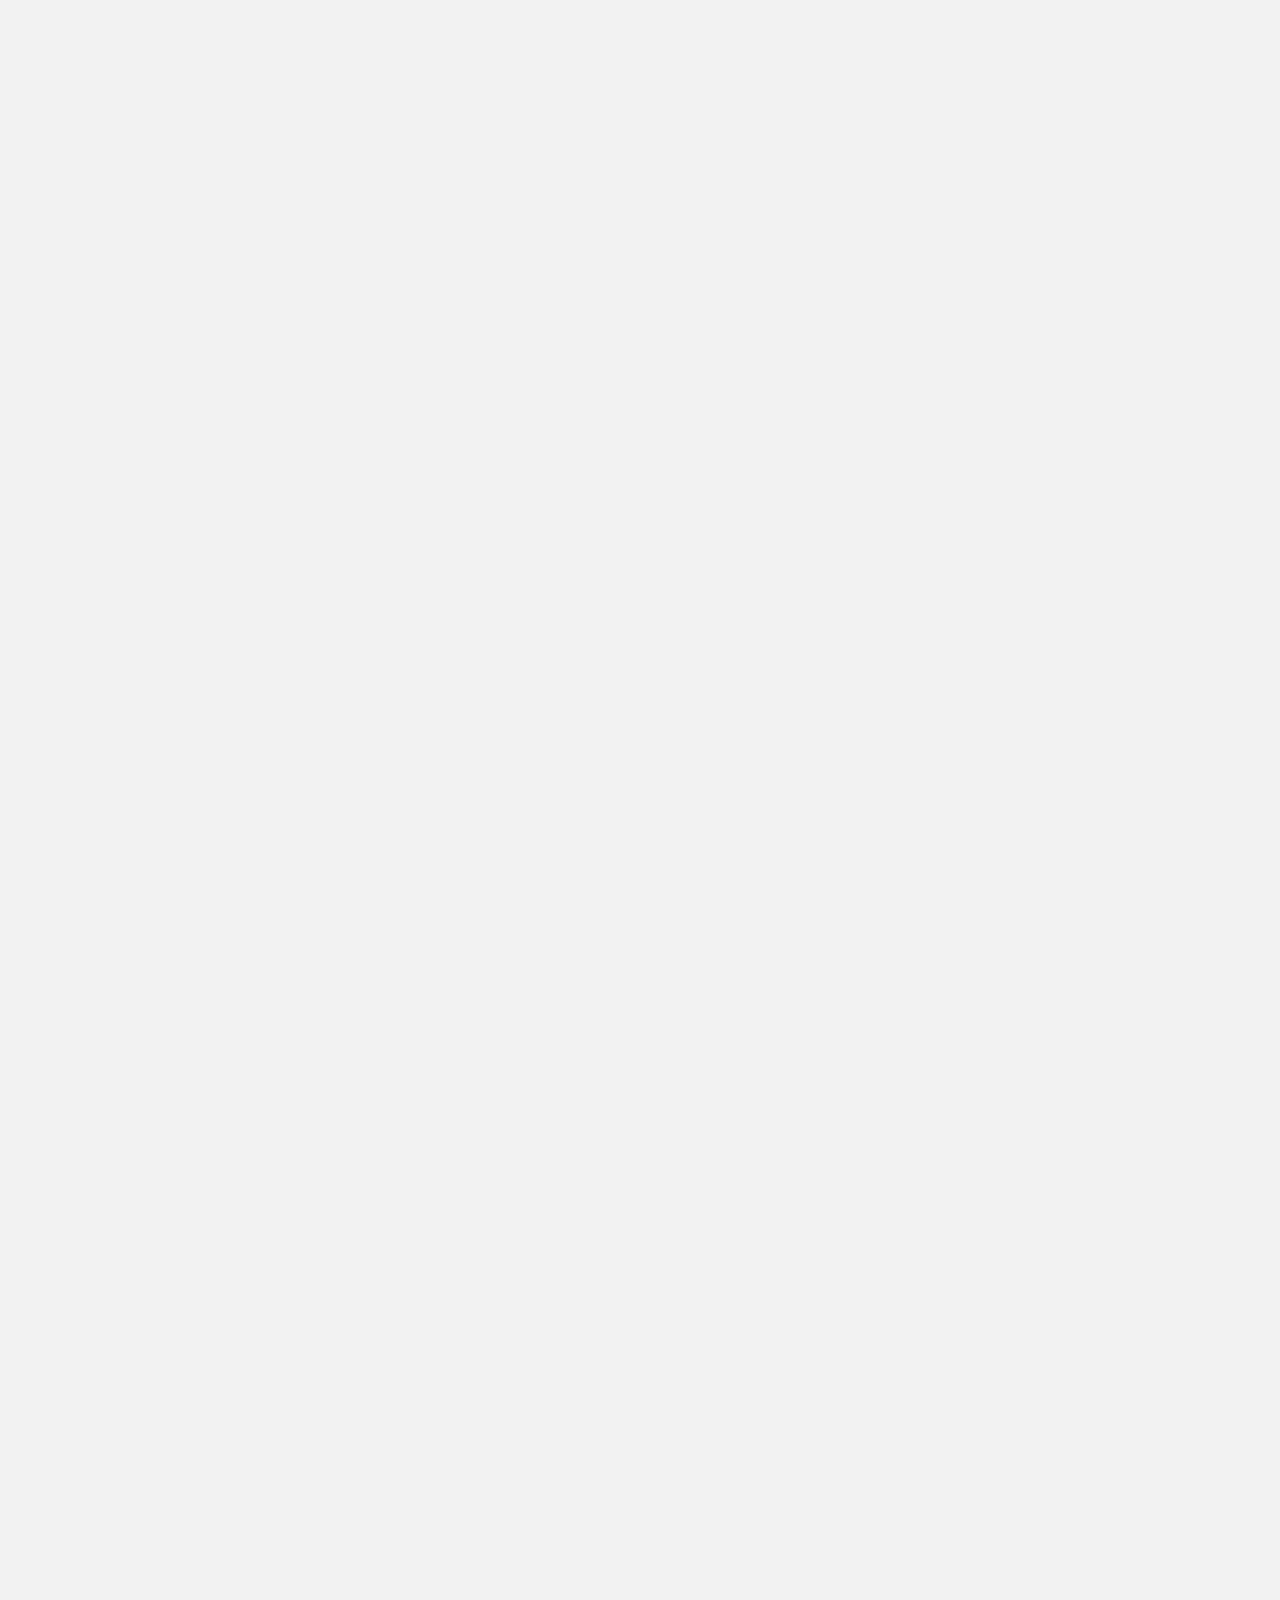
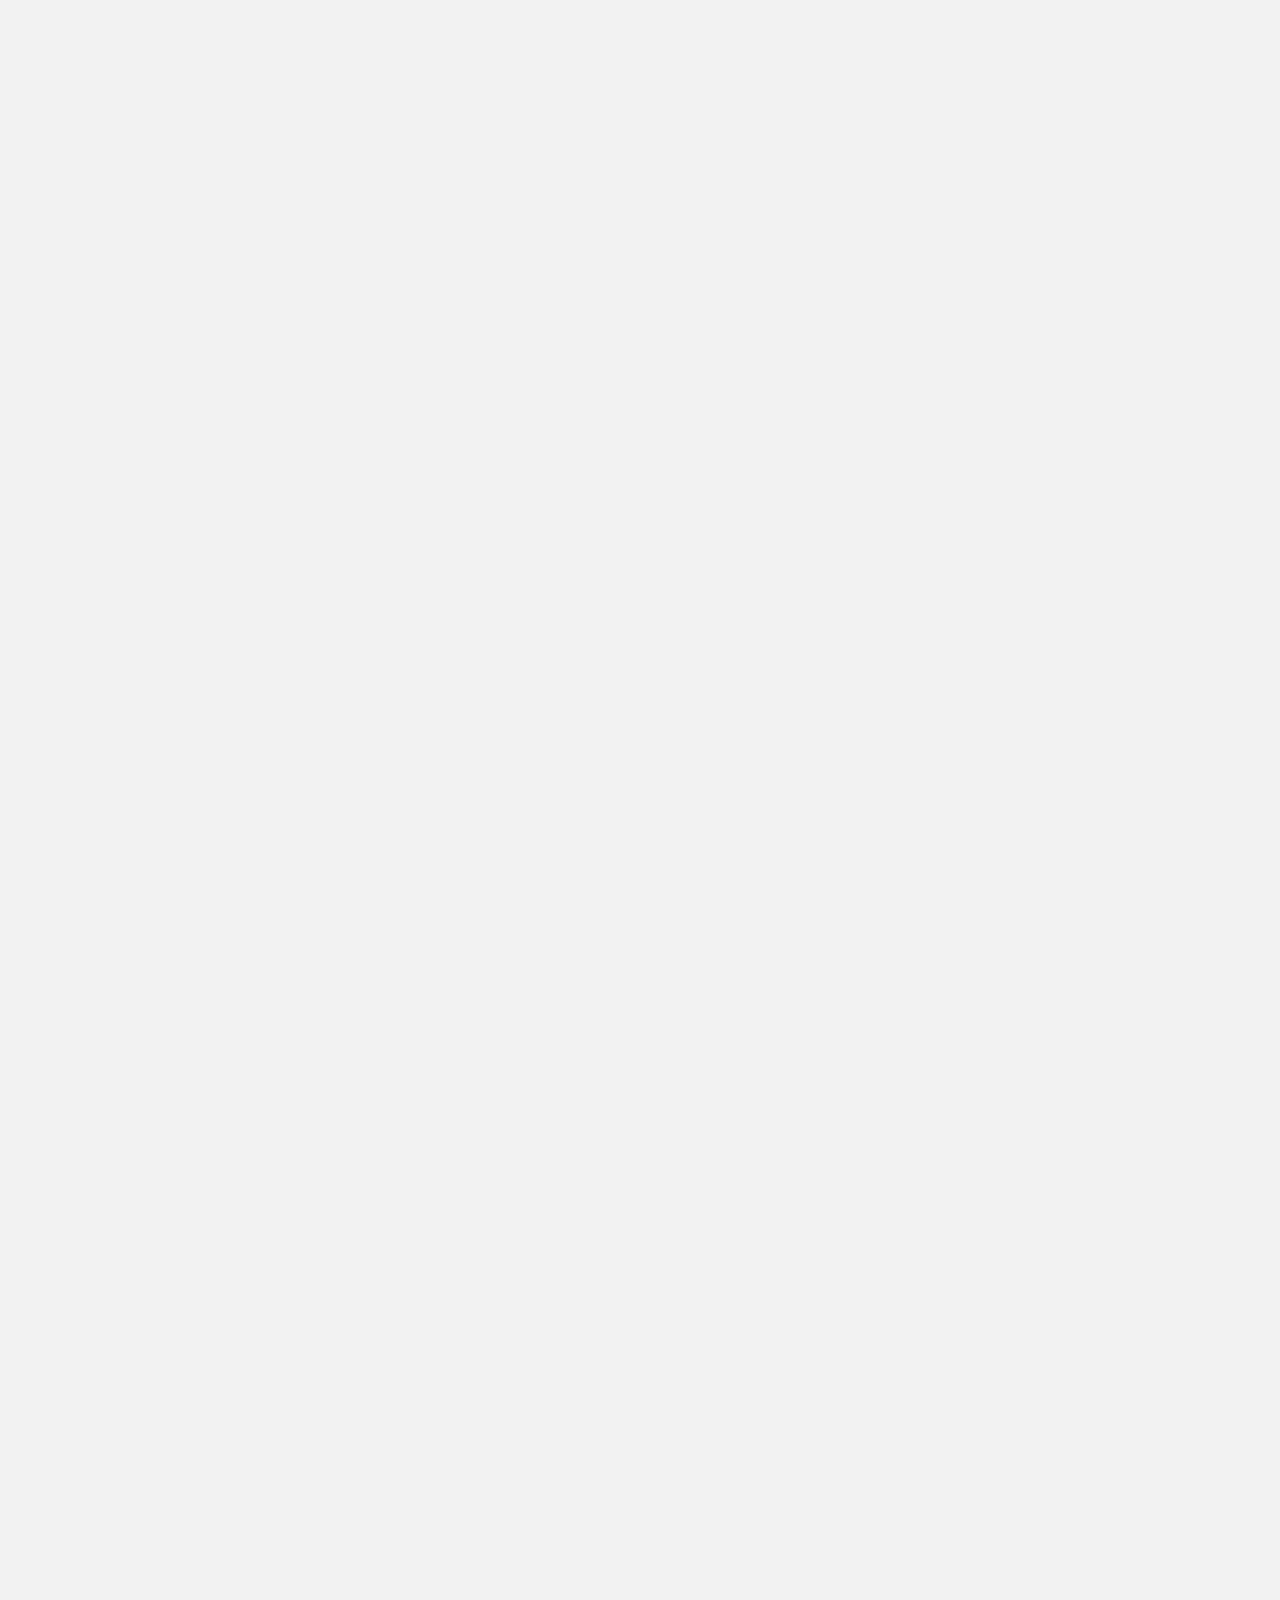
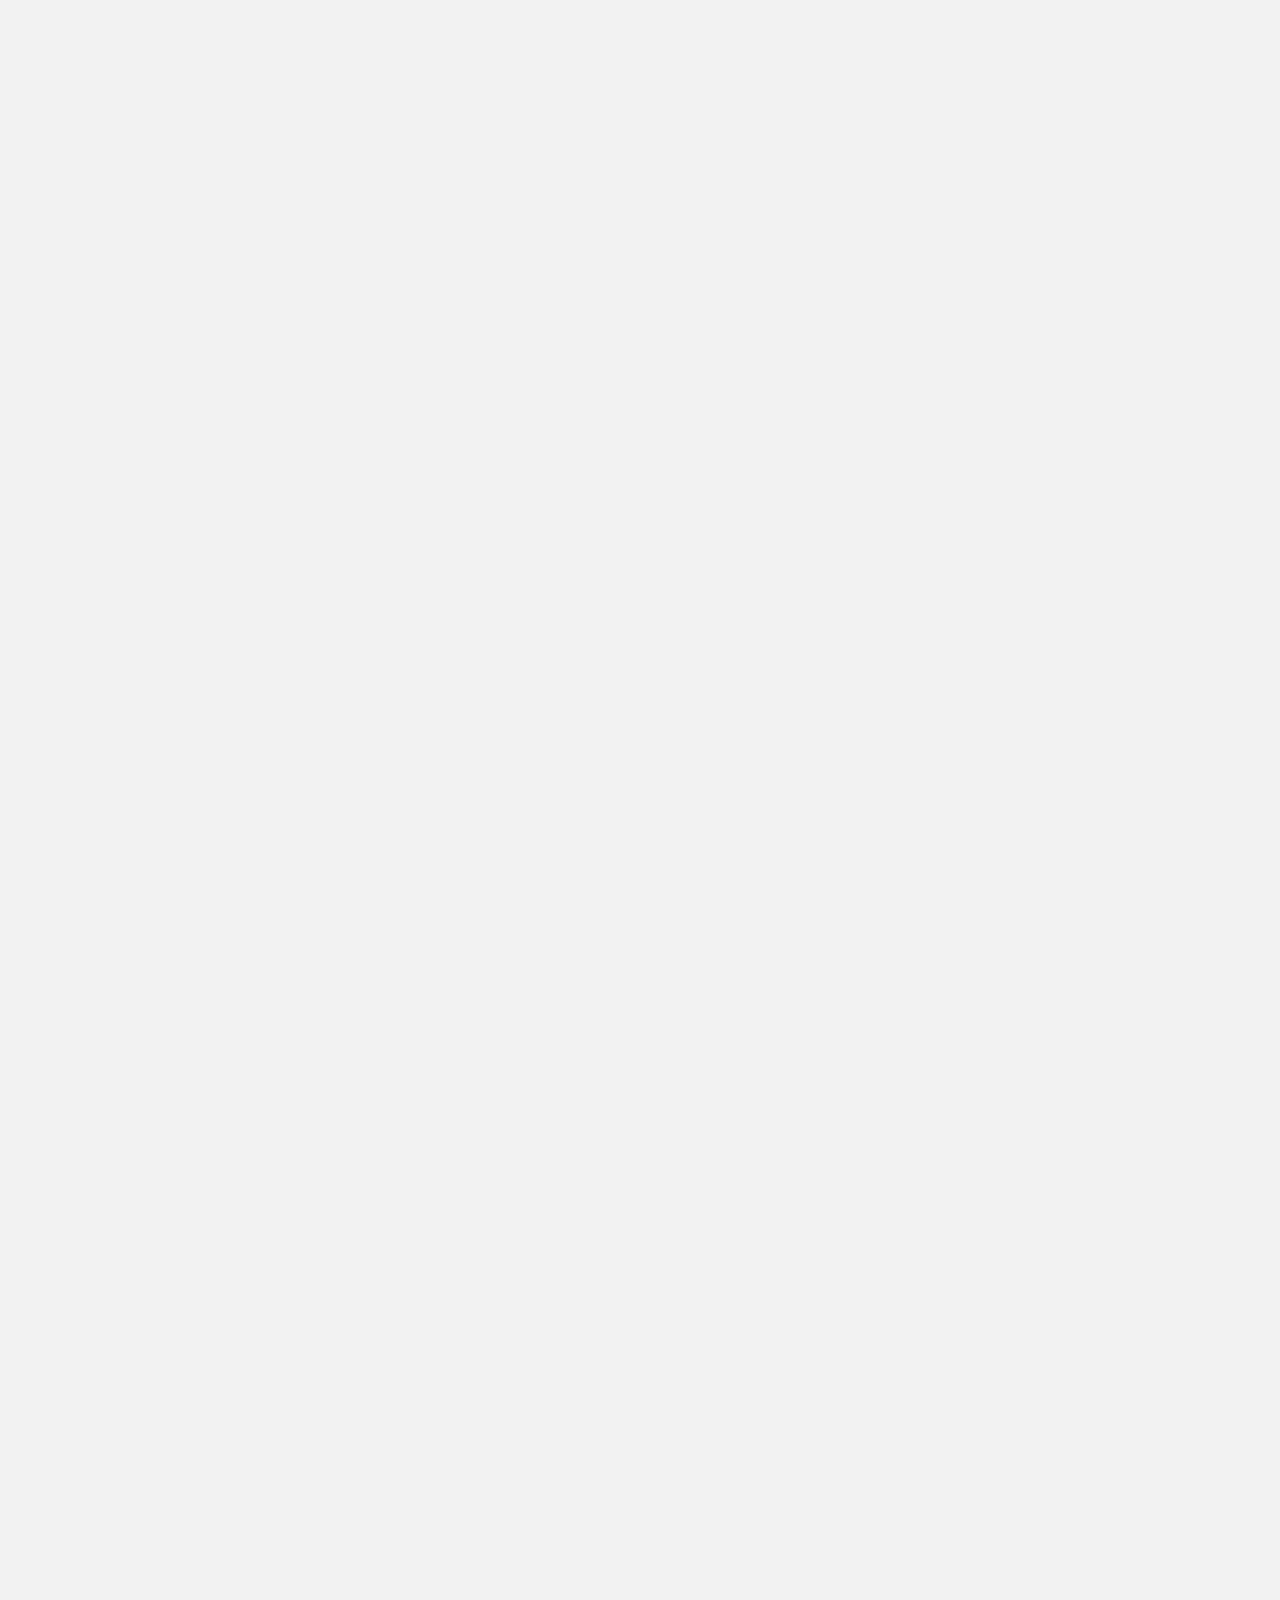
<file: button.html>
<!DOCTYPE html>

<html lang="en">
  <head>
    <meta charset="UTF-8" />
    <title>Text | Text</title>
    <link rel="stylesheet" href="buttoncss.css" />
    <link rel="icon" type="image" href="images/black.jpg">
    <meta name="viewport" content="width=device-width, initial-scale=1.0" />
  </head>

  <script type="text/javascript" src="buttonjs.js"></script>

  <body>
    <div class="container">
      <div id="bigimg" class="bigimg">
        <img class="img1" src="images/shelo1.jpeg" alt="sketch2" />
      </div>
      <div onclick="image1()" class="image">
        <img class="img1" src="images/shelo1.jpeg" alt="sketch2" />
      </div>
      <div onclick="image2()" class="image">
        <img class="img2" src="images/shelo2.jpeg" alt="sketch2" />
      </div>
      <div onclick="image3()" class="image">
        <img class="img3" src="images/shelo3.jpeg" alt="sketch2" />
      </div>
      <div onclick="image4()" class="image">
        <img class="img4" src="images/shelo4.jpeg" alt="sketch2" />
      </div>
      <div onclick="image5()" class="image">
        <img class="img5" src="images/shelo5.jpeg" alt="sketch2" />
      </div>
    </div>
  </body>
</html>
</file>
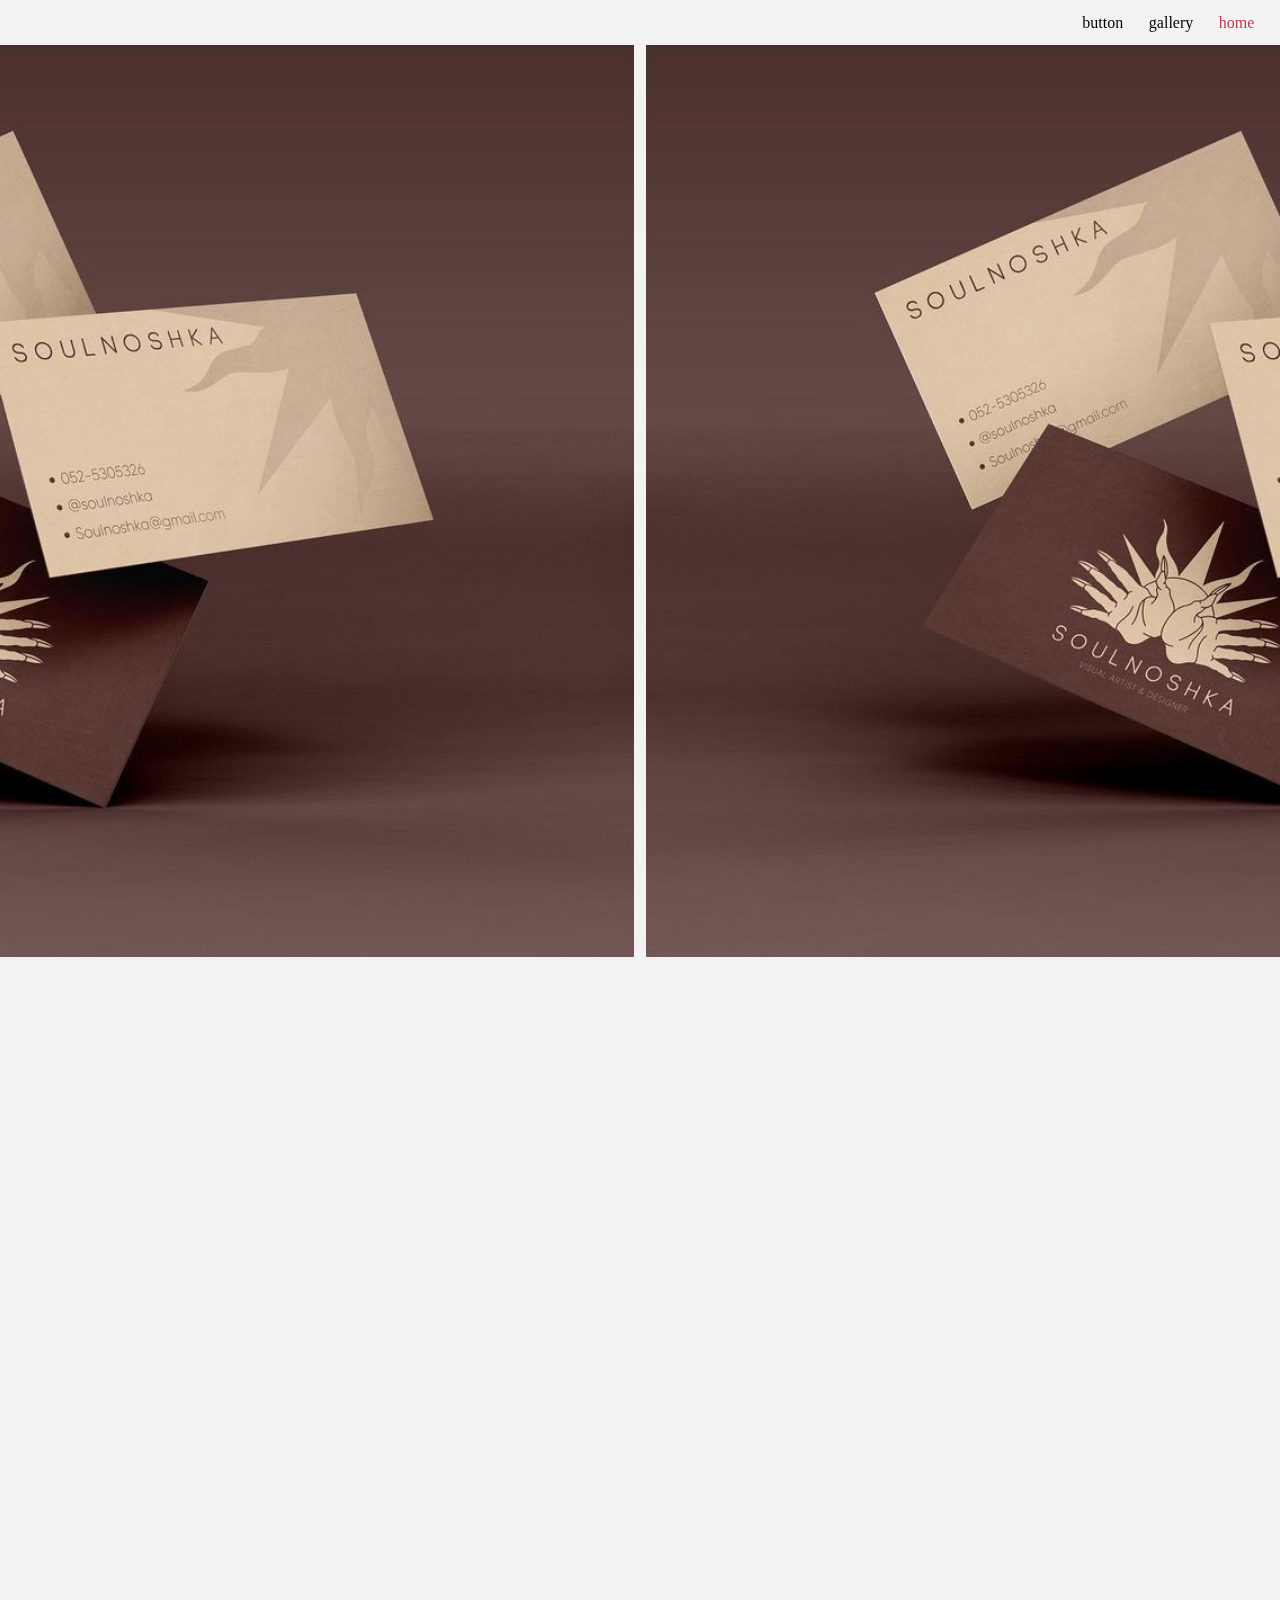
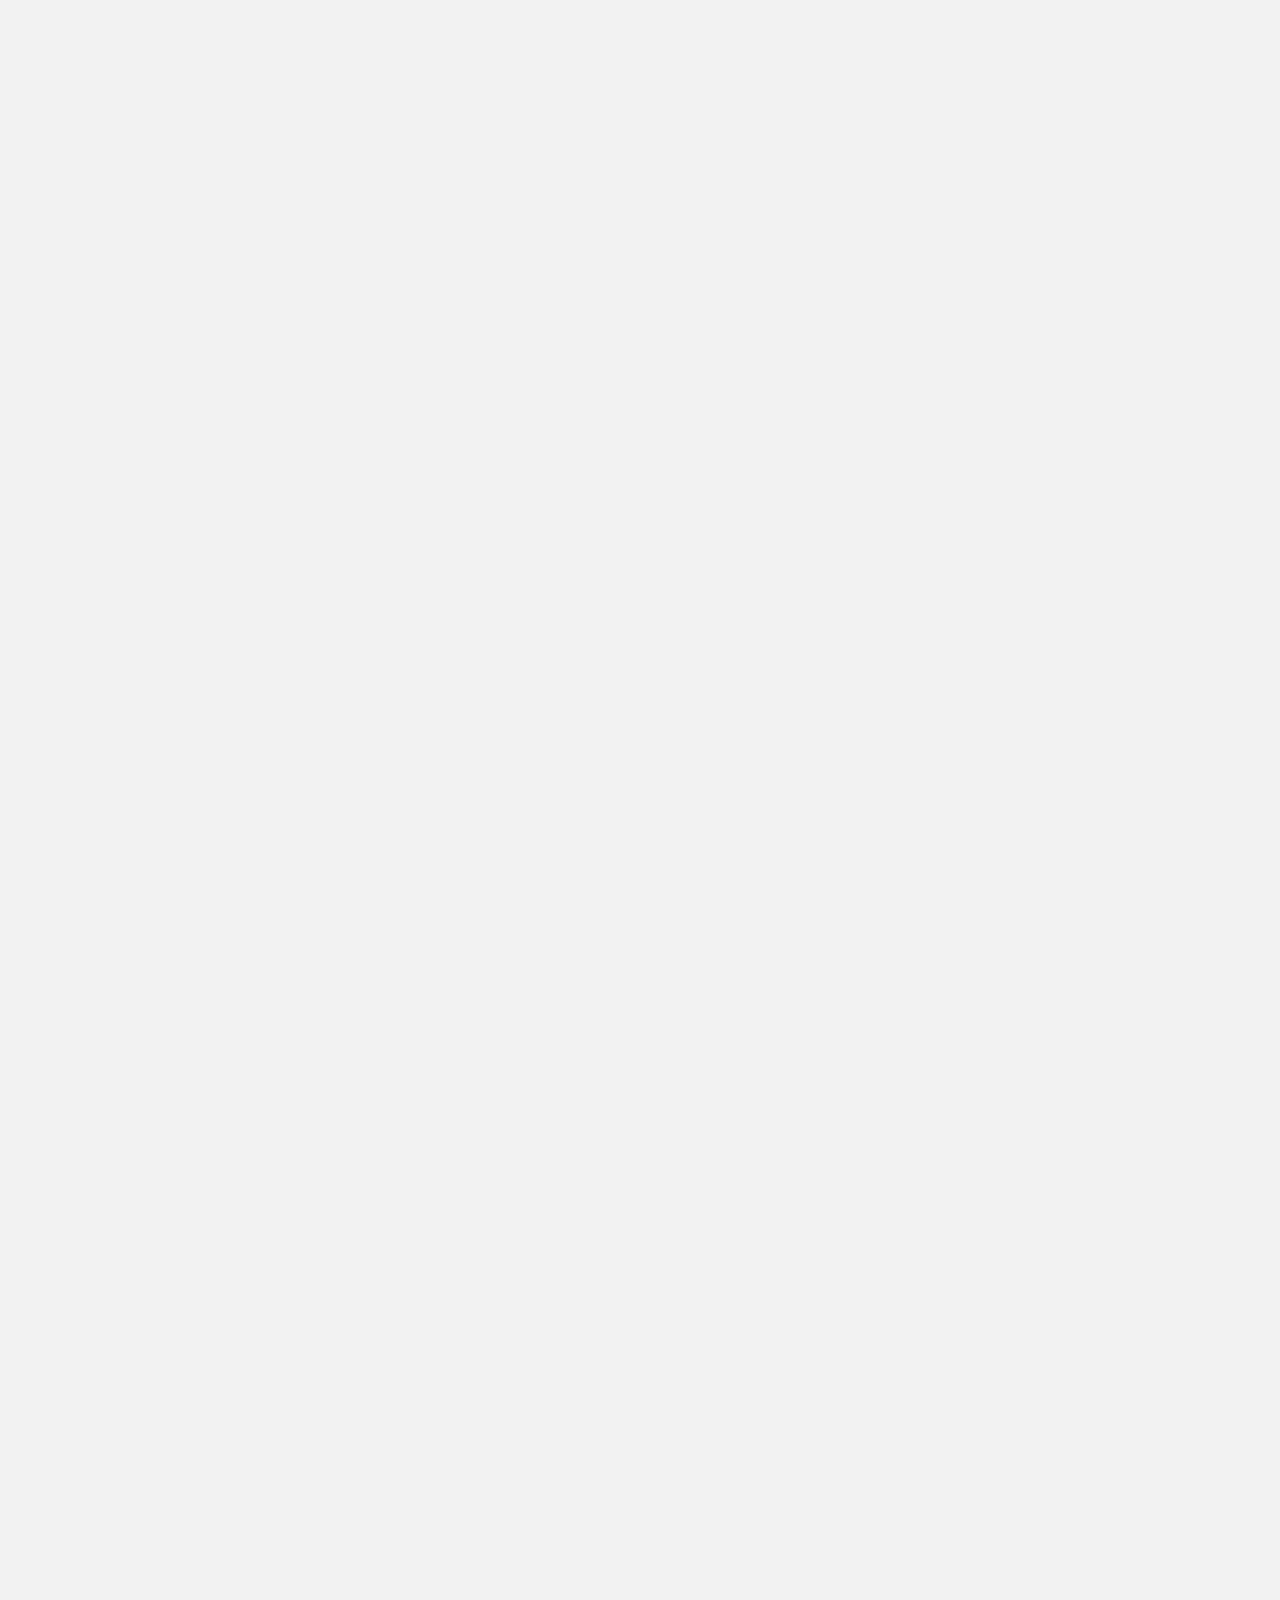
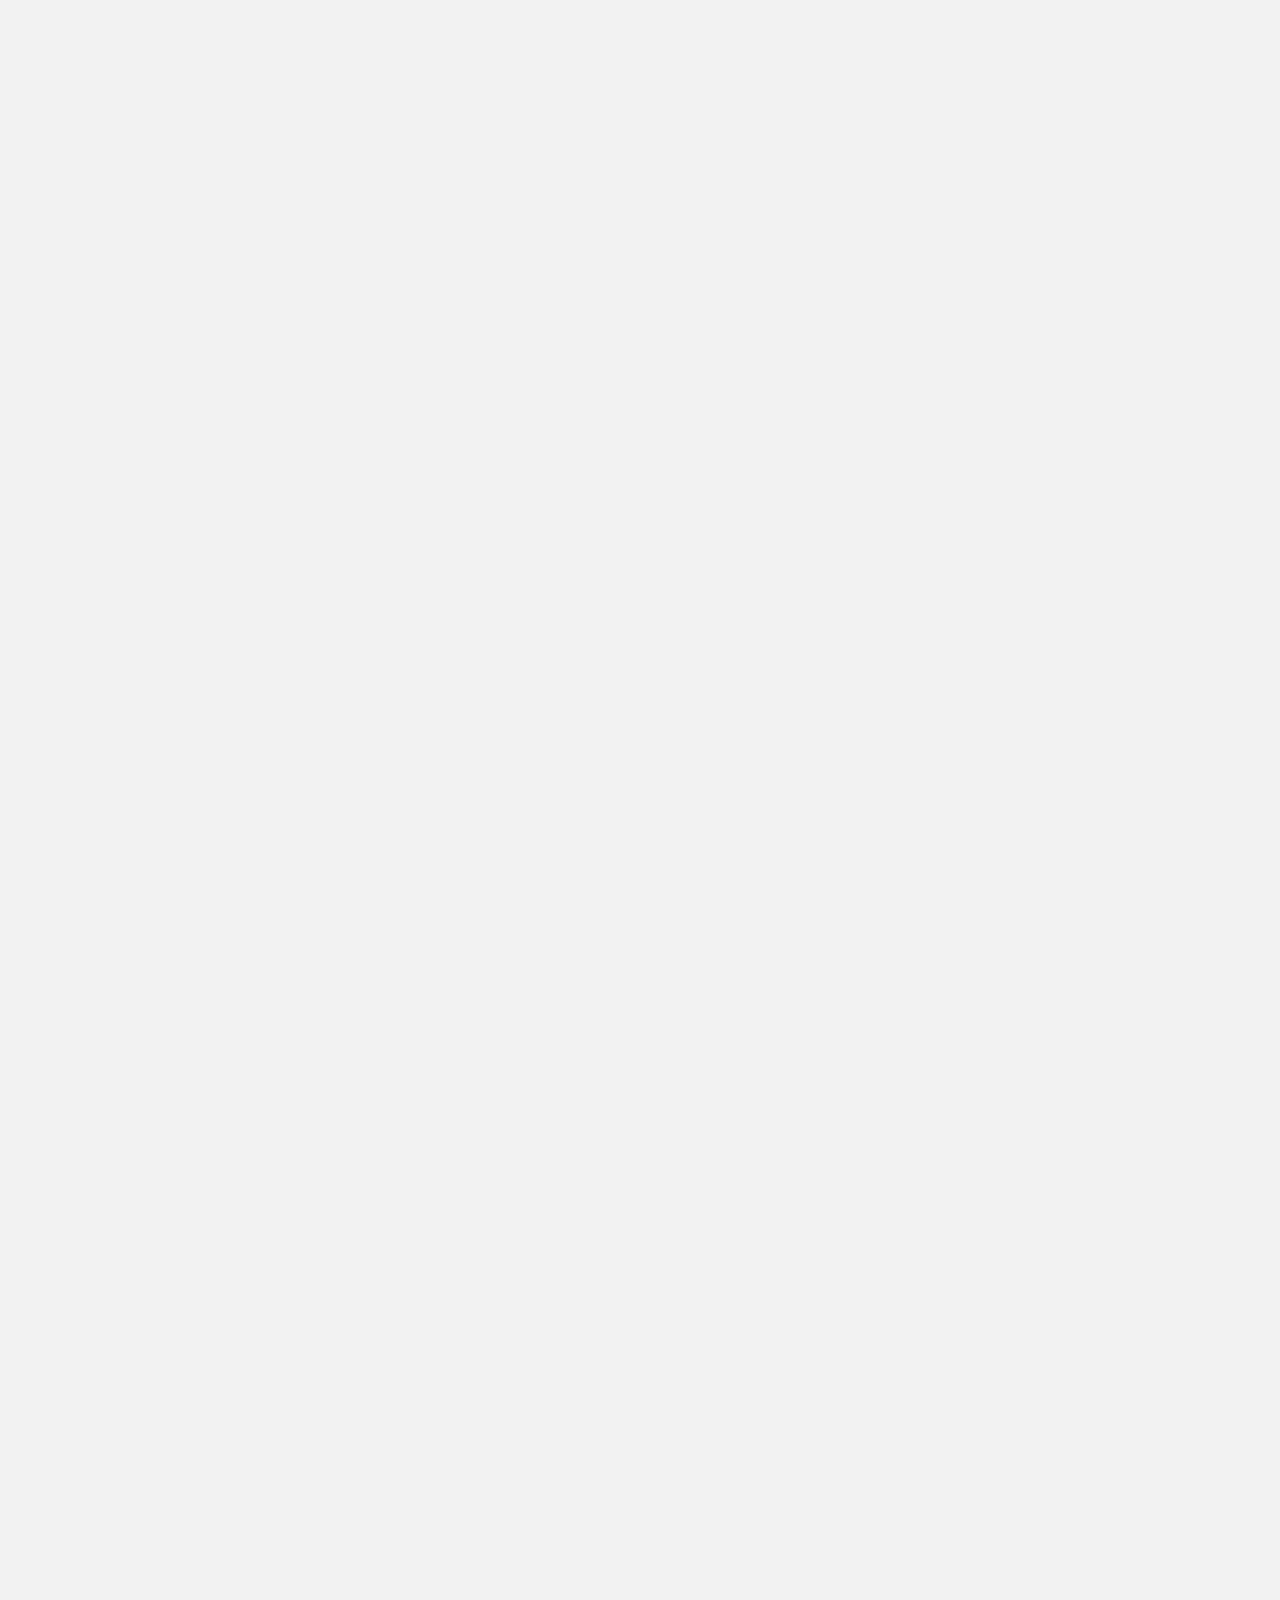
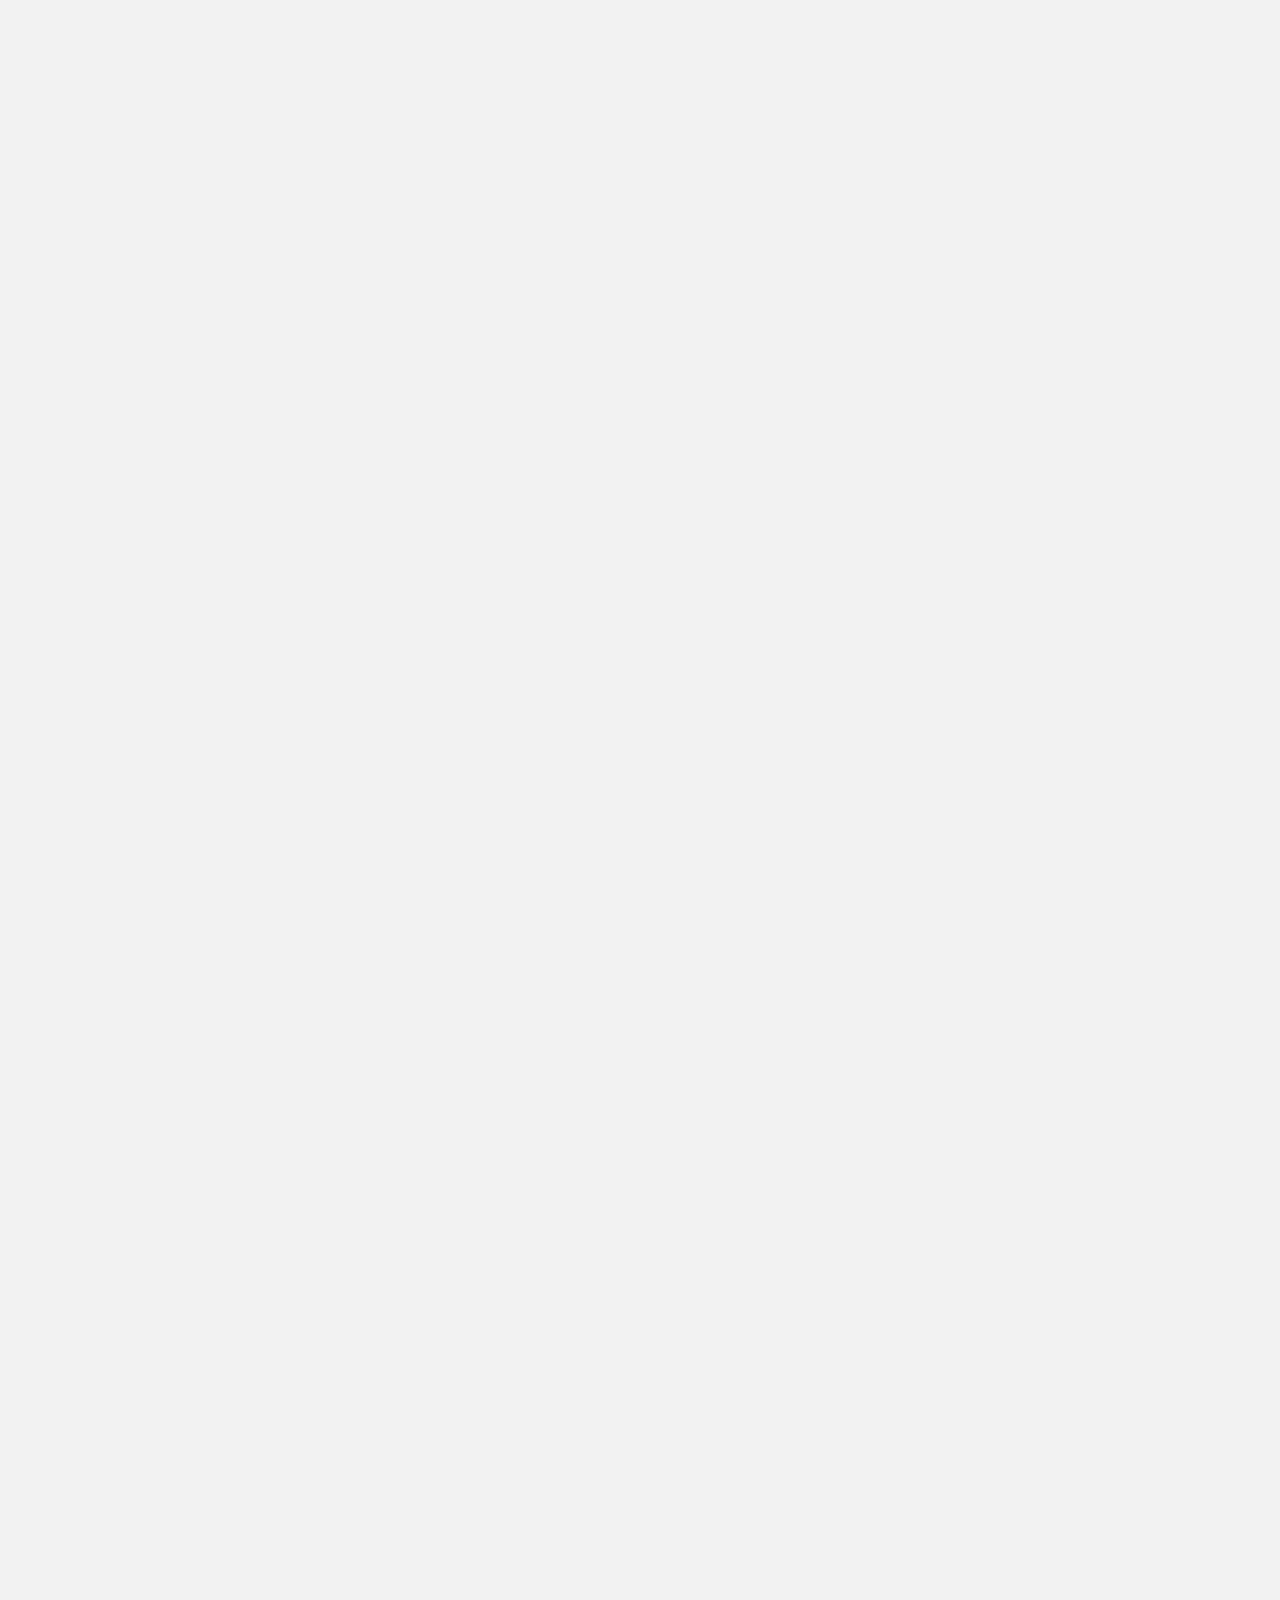
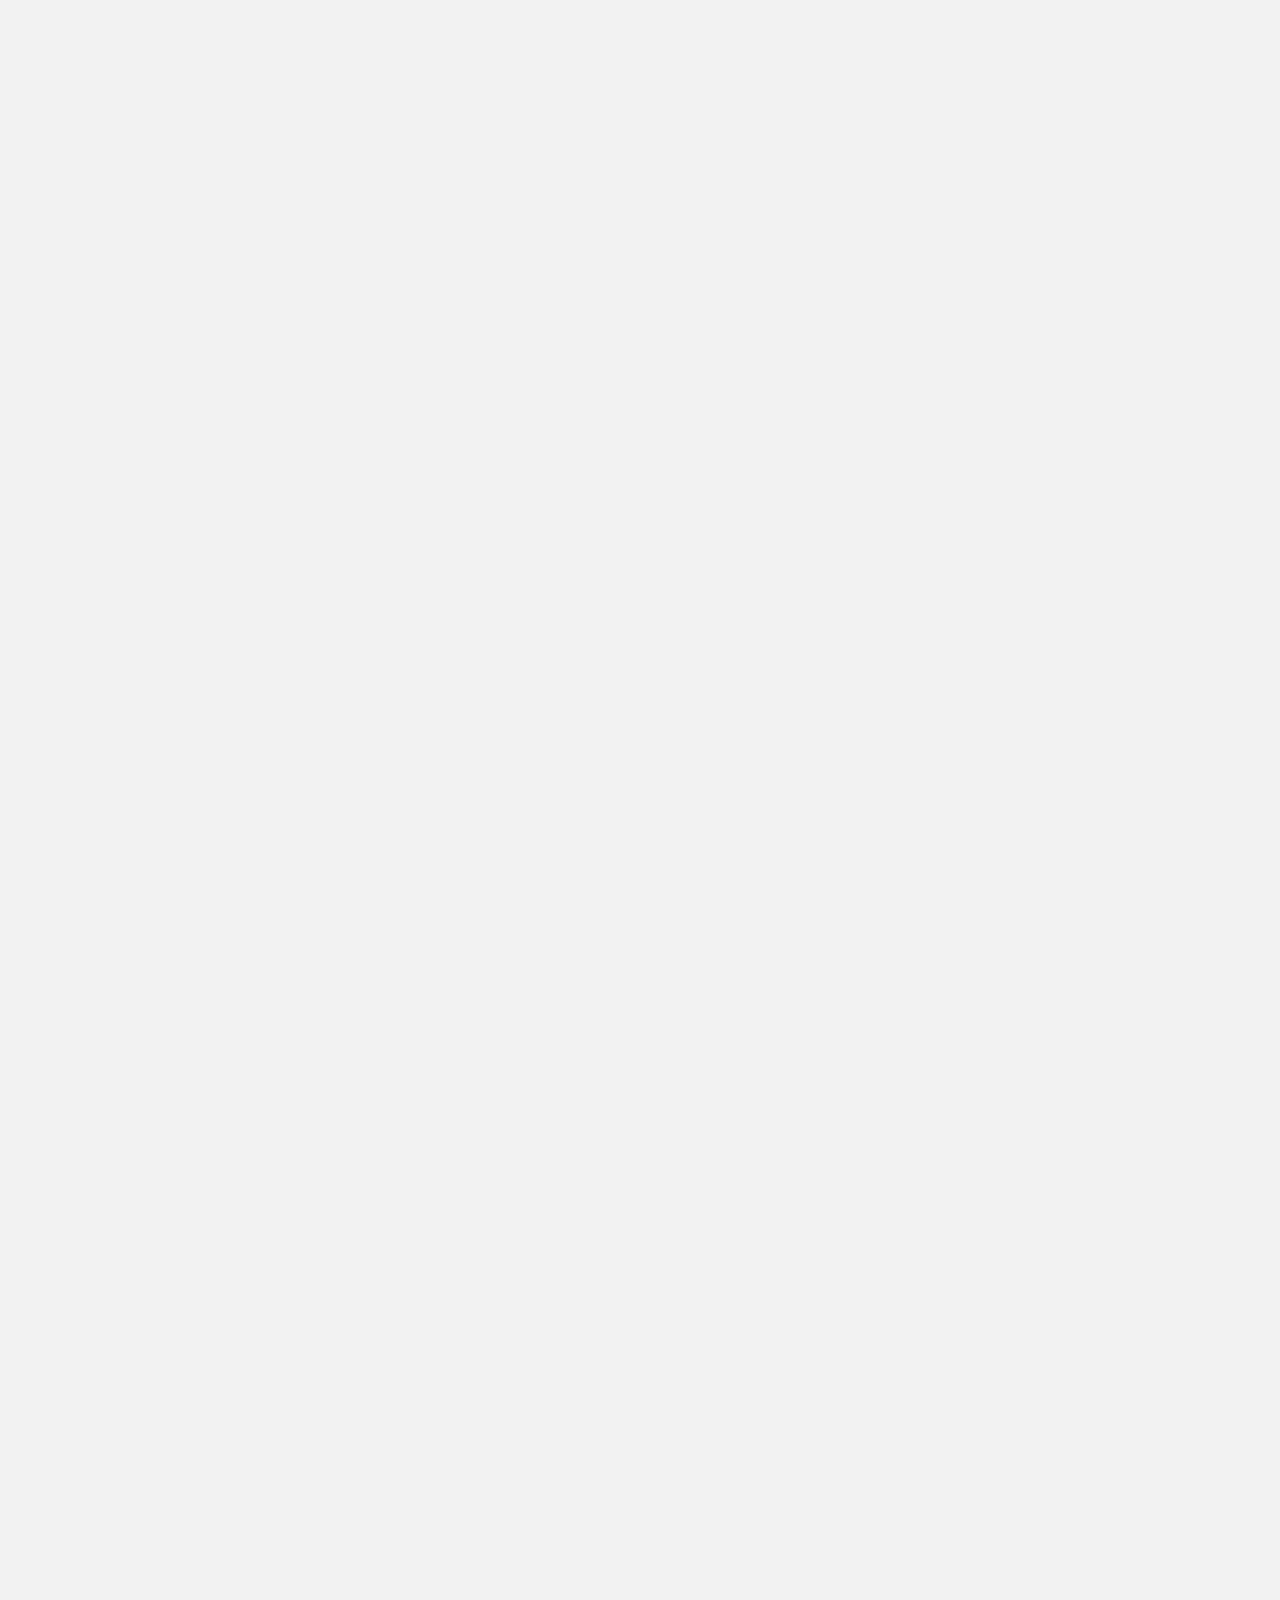
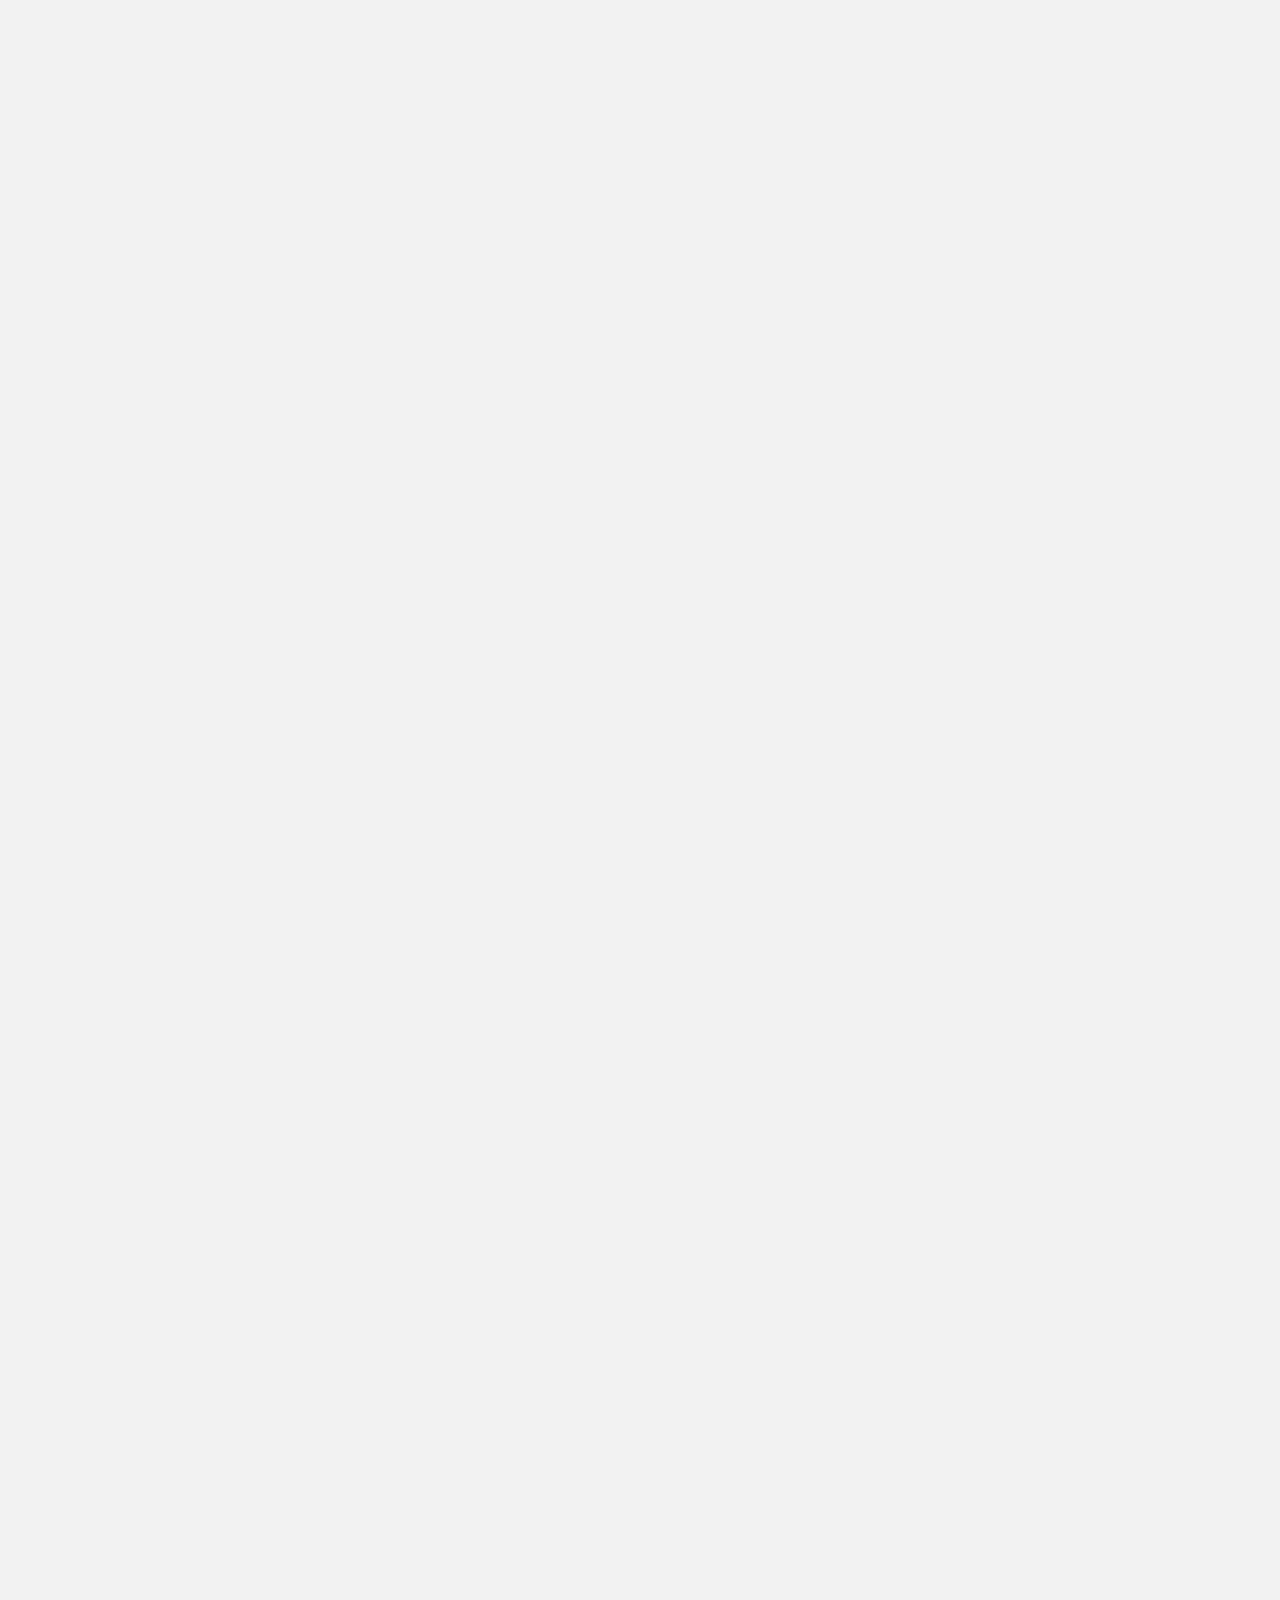
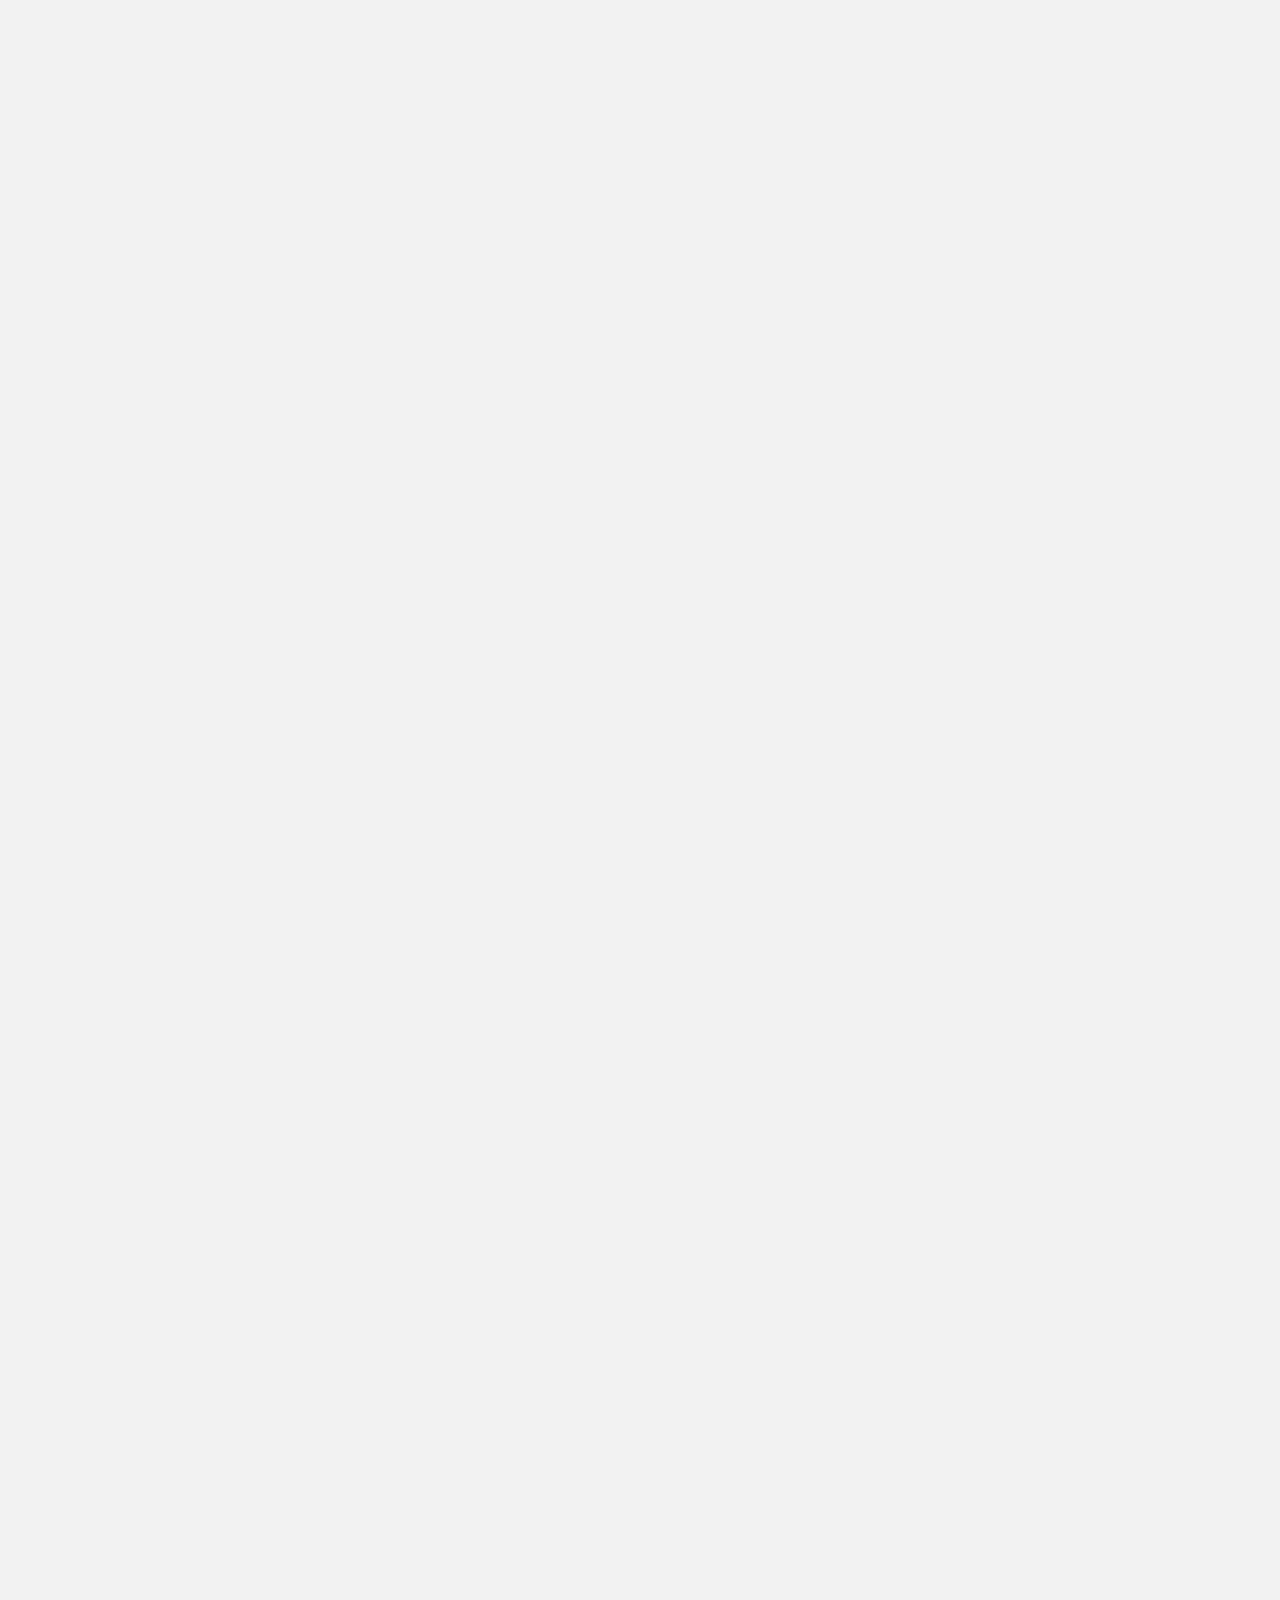
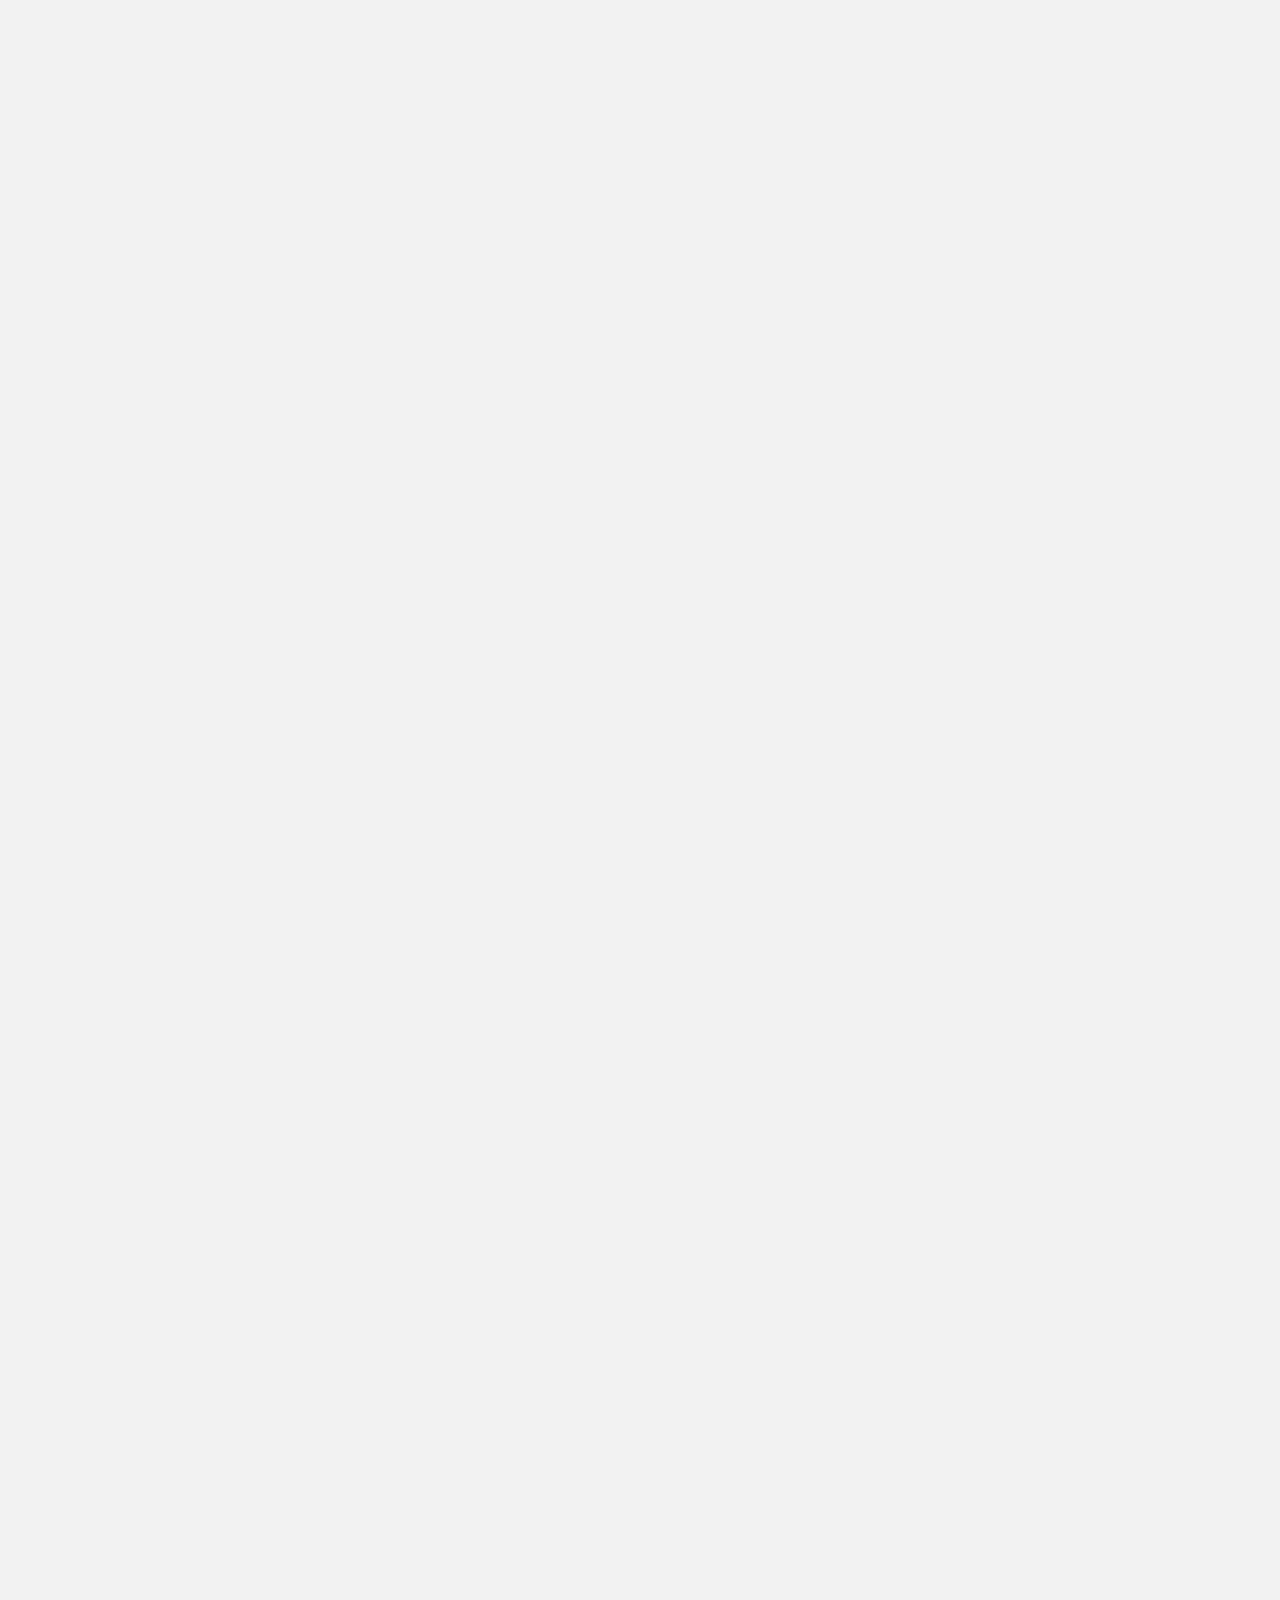
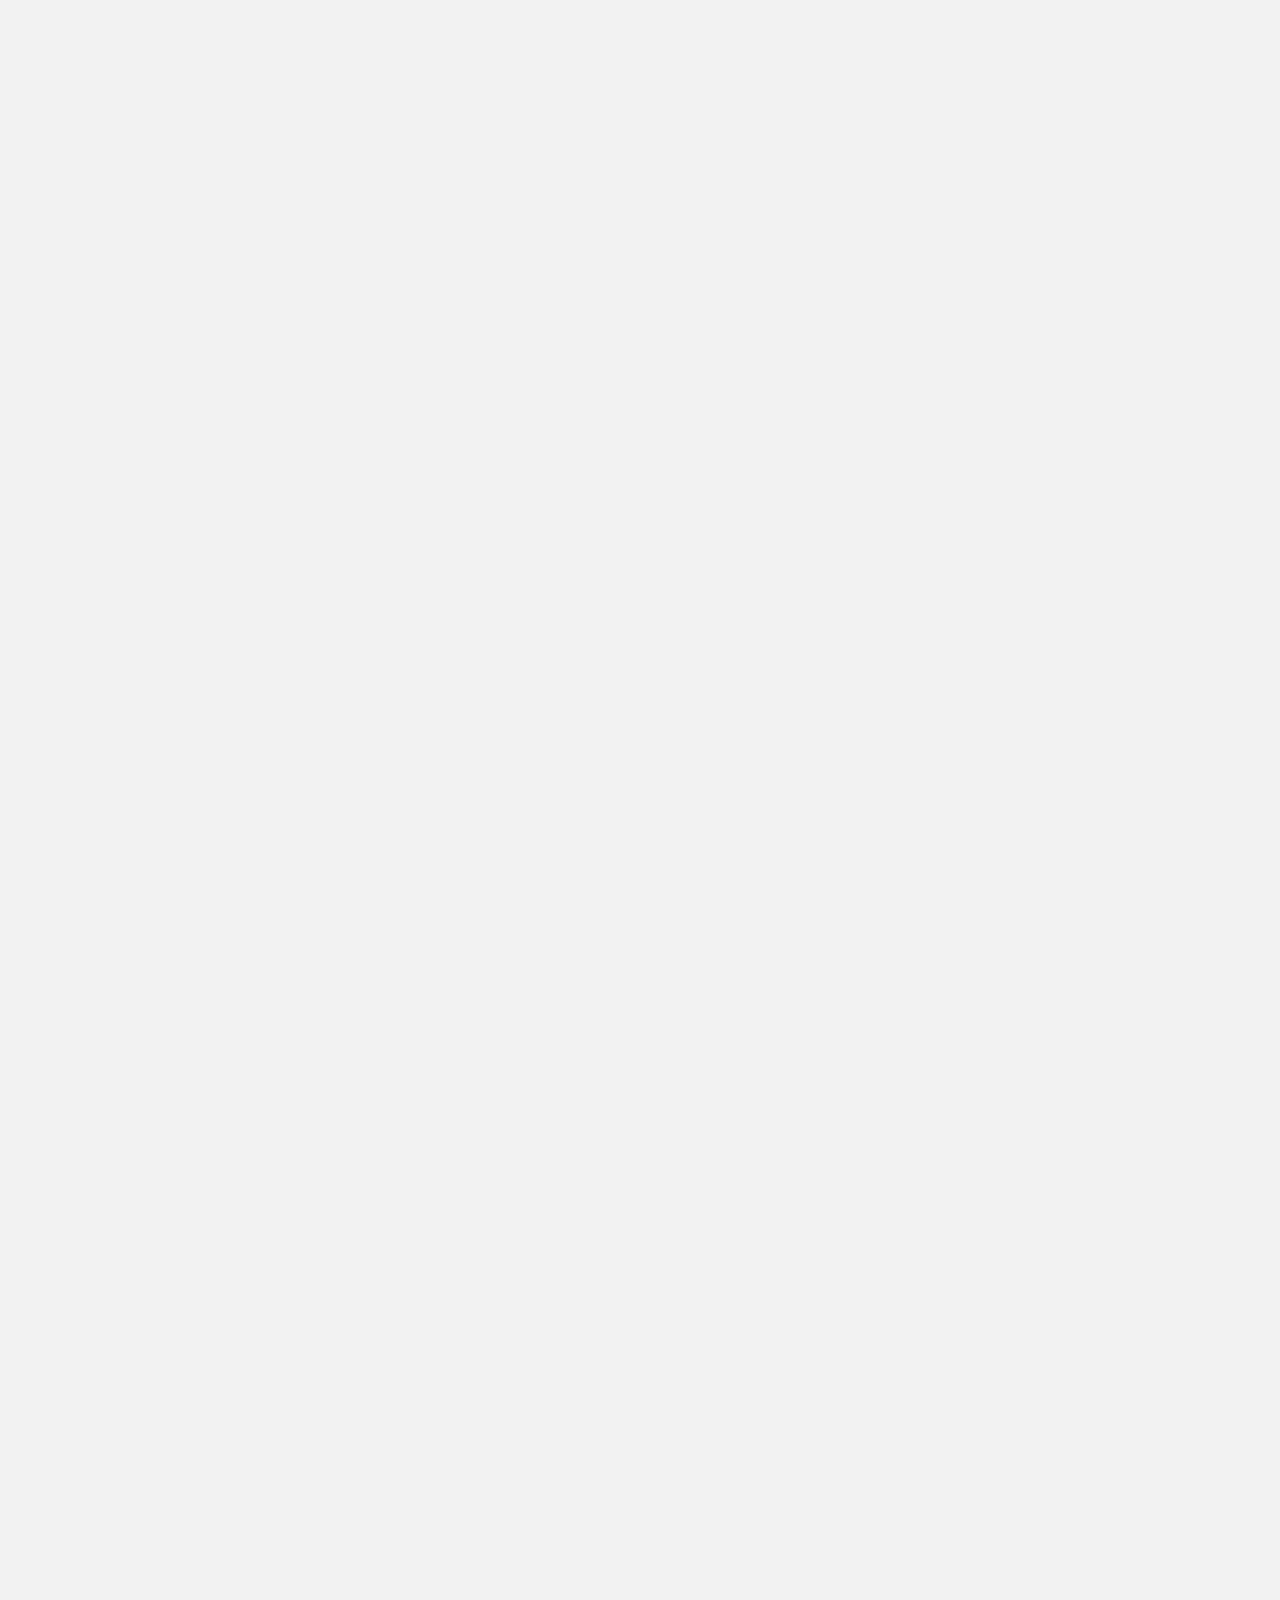
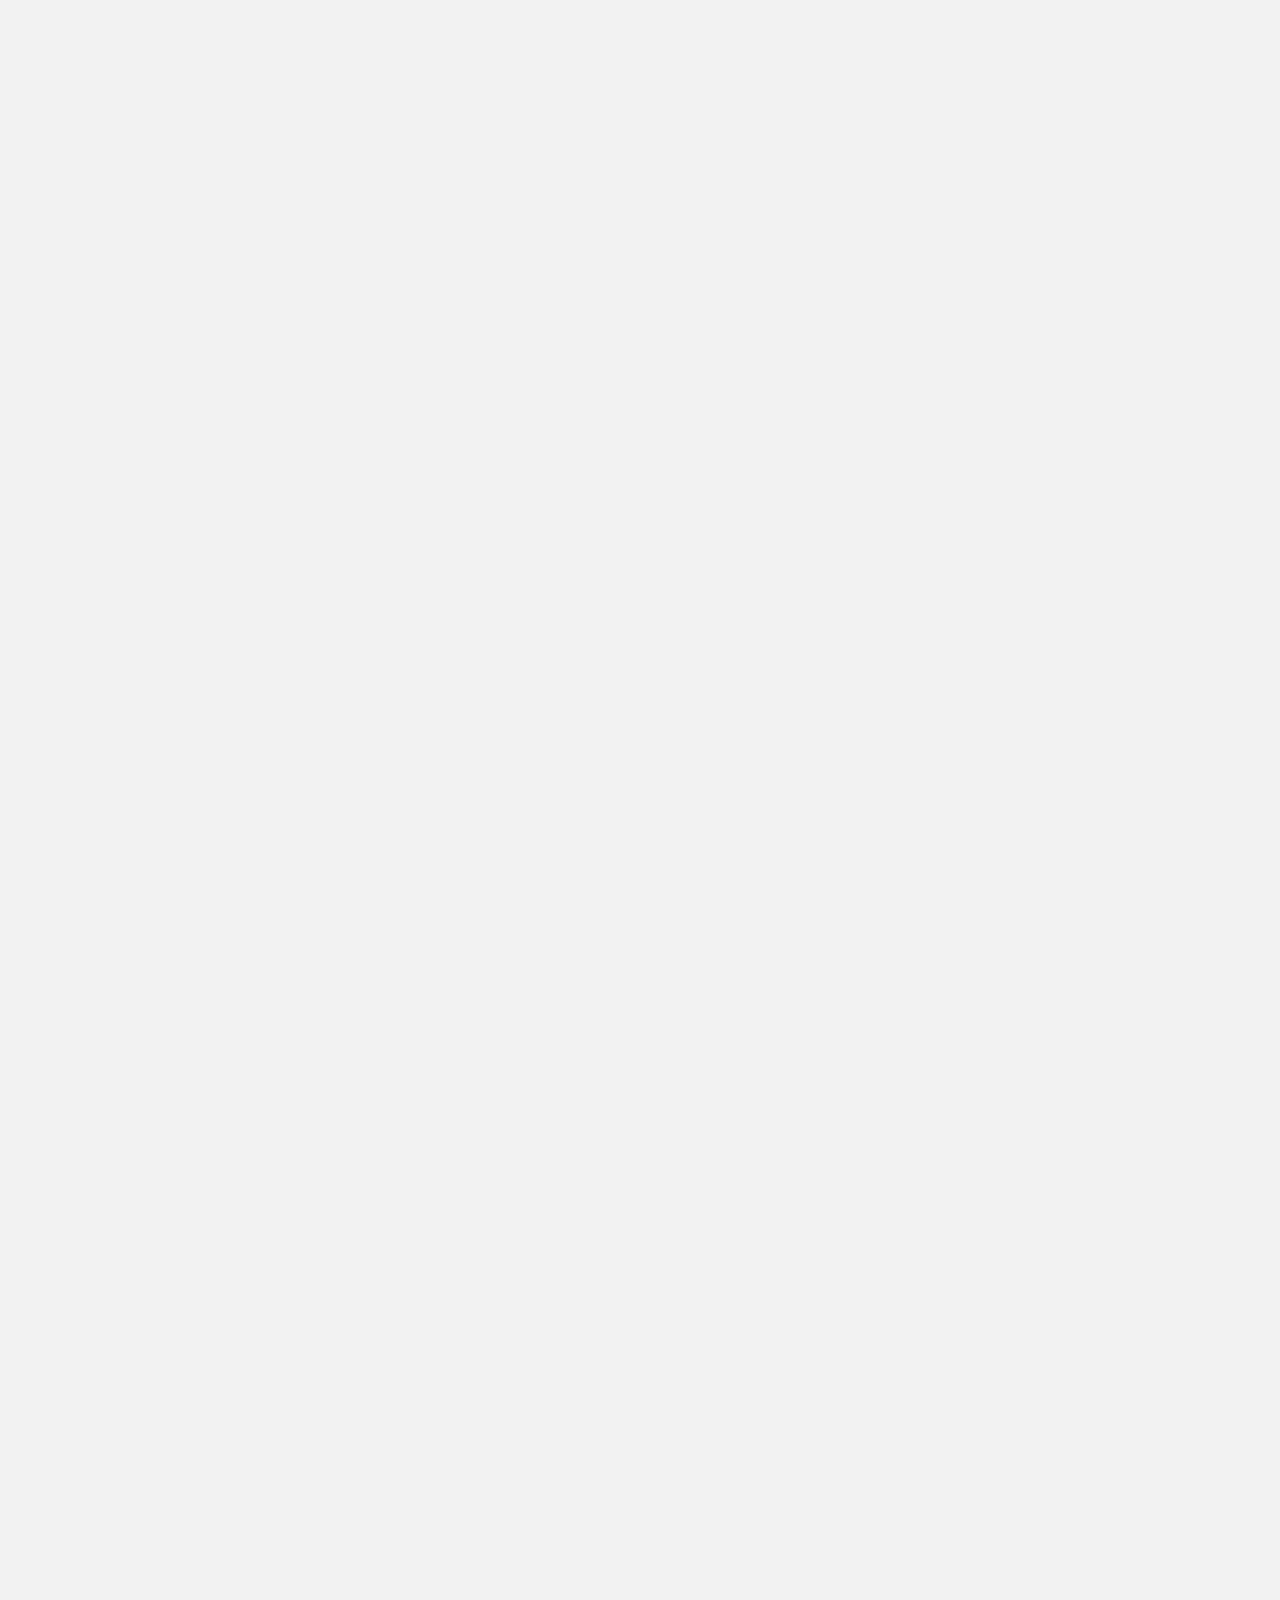
<file: home.html>
<!DOCTYPE html>

<html lang="en">

<head>

    <meta charset="UTF-8">
    <title>Text | Text</title>
    <link rel="stylesheet" href="style.css">
    <link rel="icon" type="image" href="images/black.jpg">
    <meta name="viewport" content="width=device-width, initial-scale=1.0">

</head>
<script type="text/javascript" src="js2.js"></script>
<div class="navbar-container">
    <div class="button current" href="home.html">
        <a href="home.html">home</a>
        <div class="line"></div>
    </div>
    <div class="button">
        <a href="index.html">gallery</a>
        <div class="line"></div>
    </div>
    <div class="button">
        <a>button</a>
        <div class="line"></div>
    </div>
</div>
<div class="twocontainer">
    <img  onclick="moveright()" id="photoleft" src="images/shelo2.jpeg" alt="sketch2" class="imagehome first1 ">
    <img  onclick="moveleft()" id="photoright" src="images/shelo2.jpeg" alt="sketch2" class="imagehome second1 ">
</div>

            

<body>

</body>

</html>
</file>
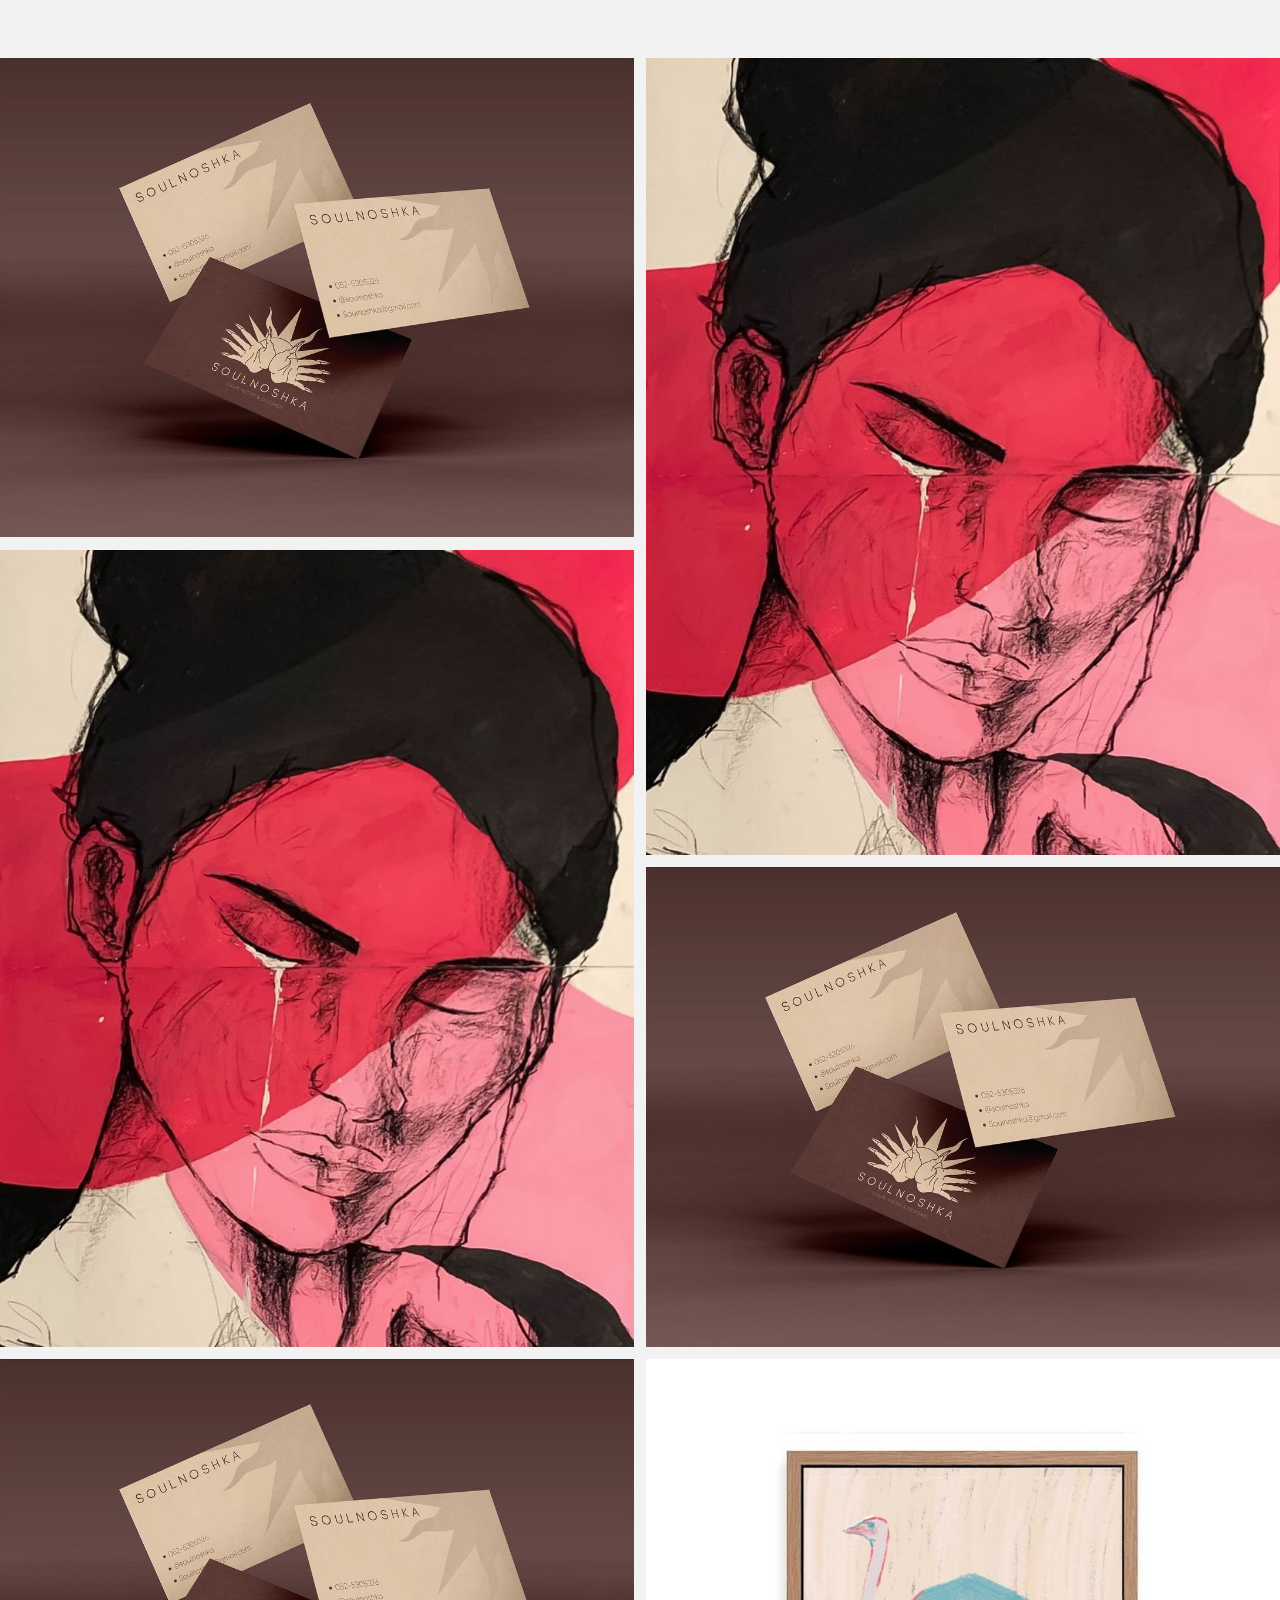
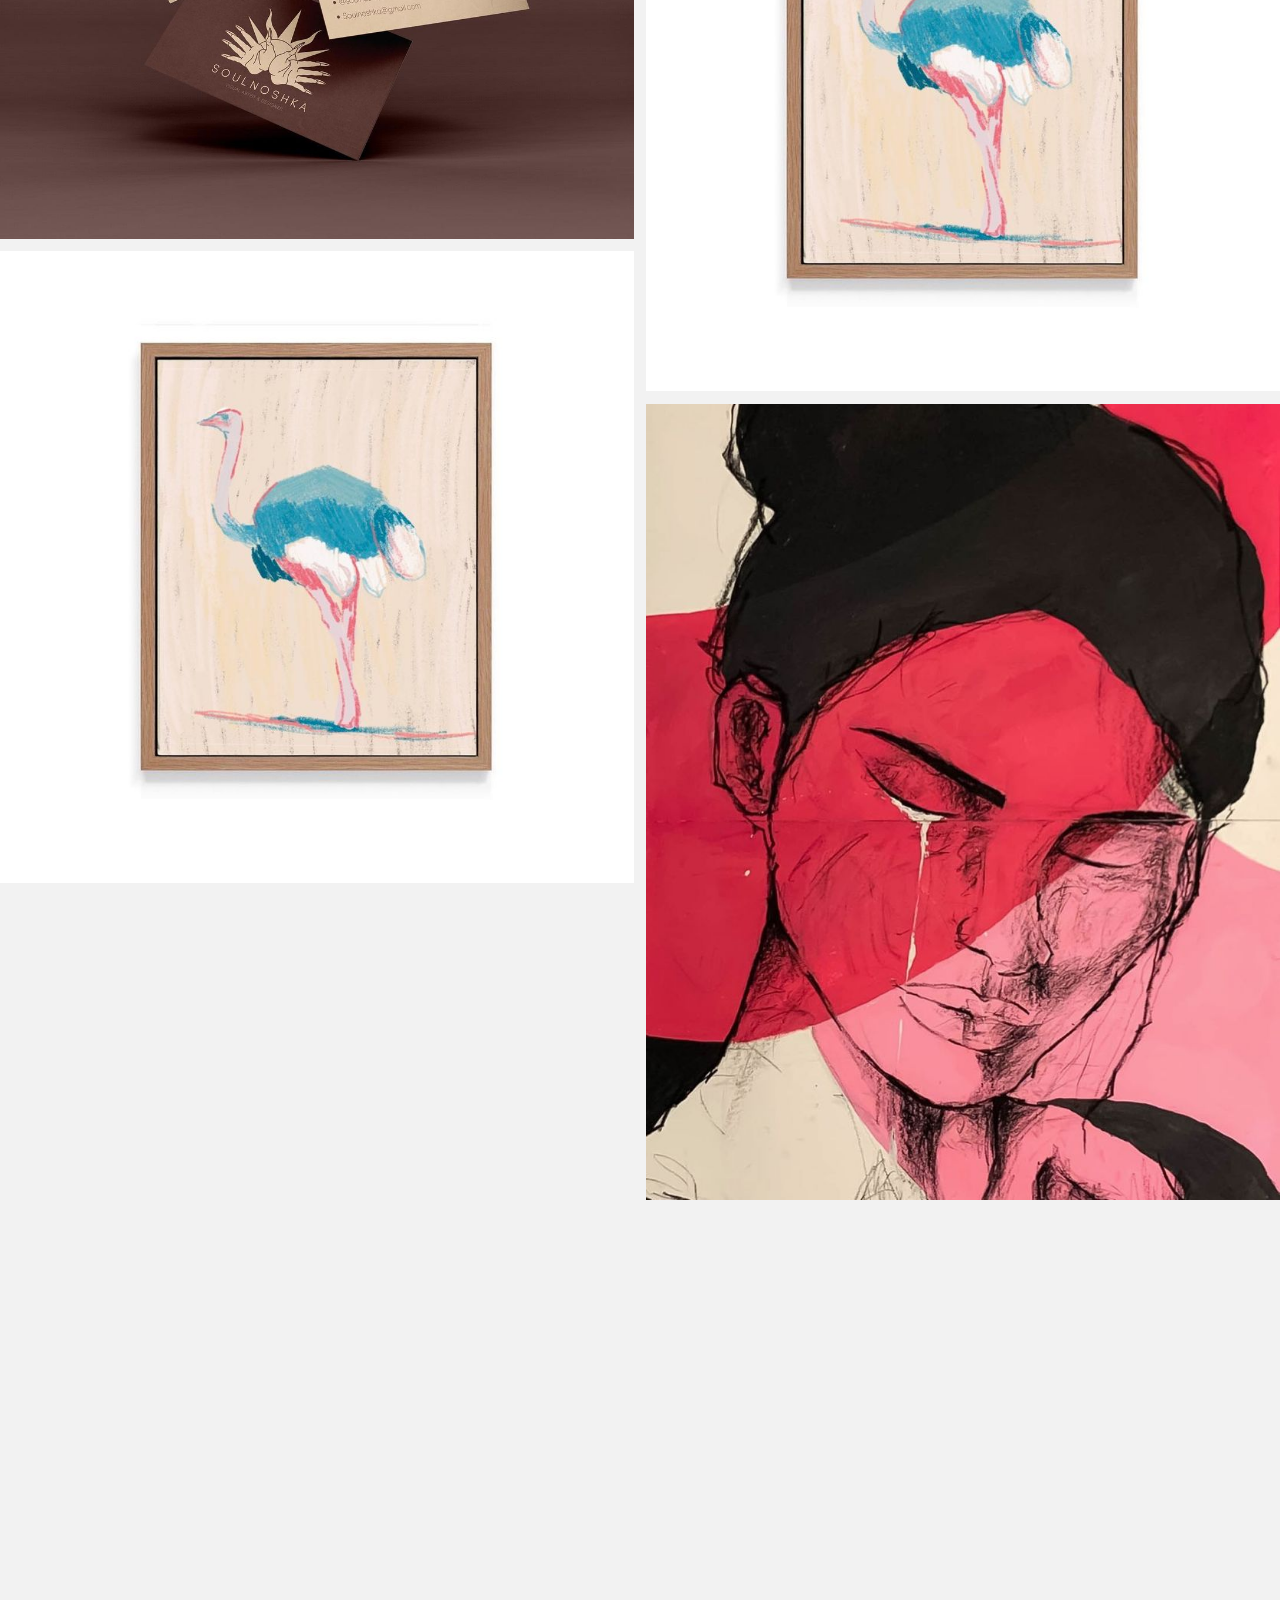
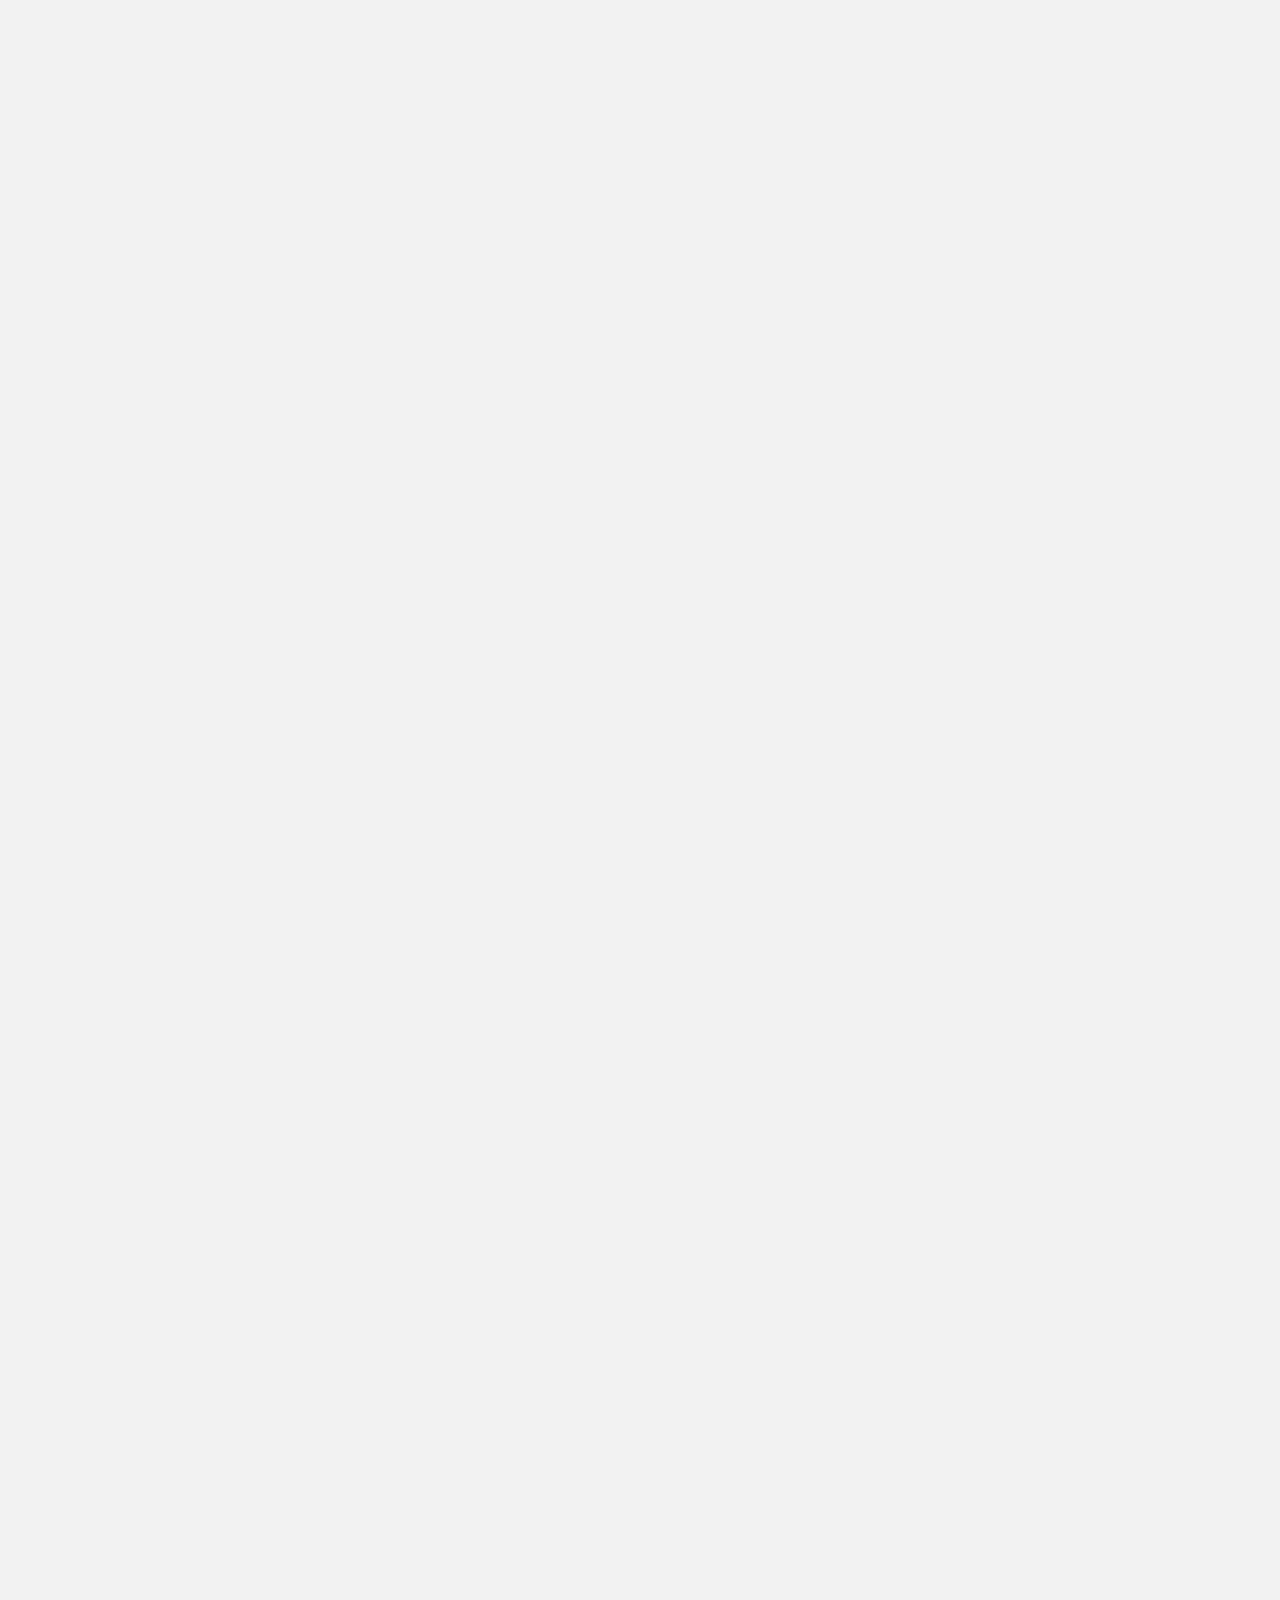
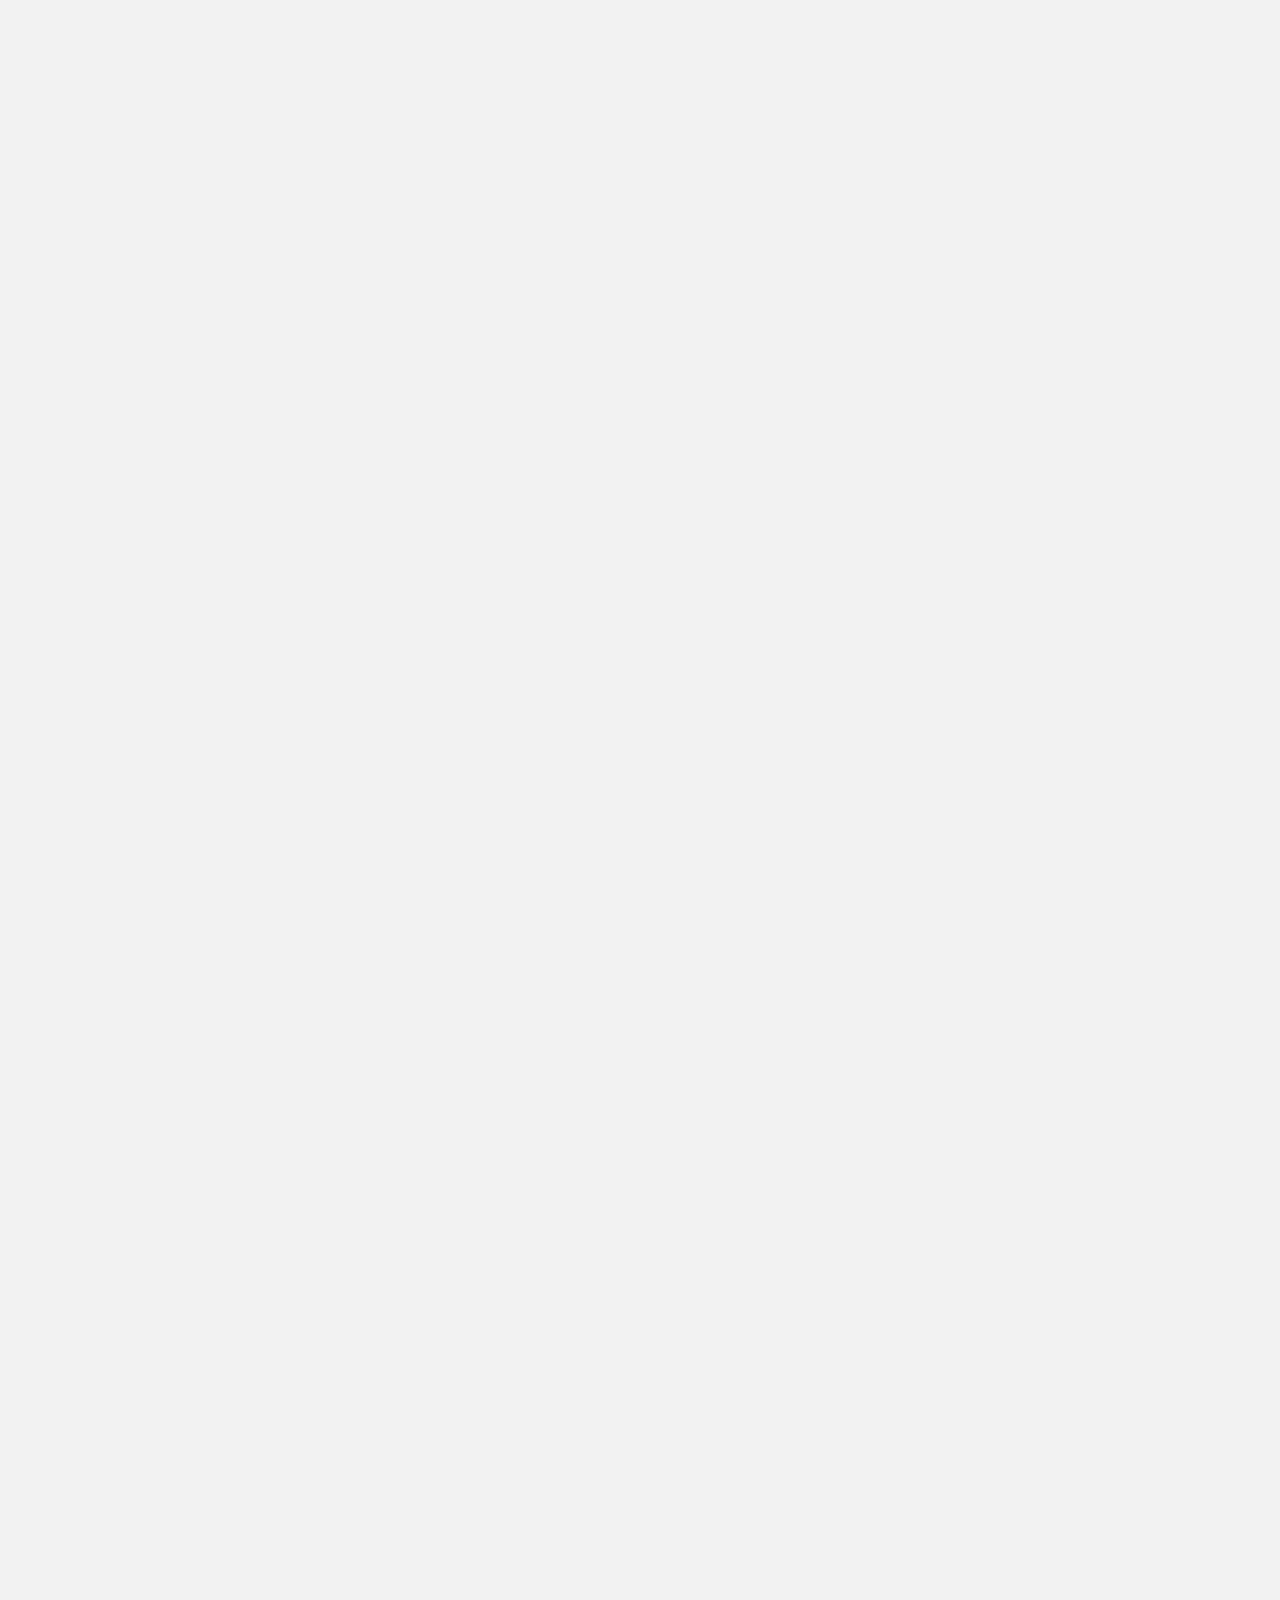
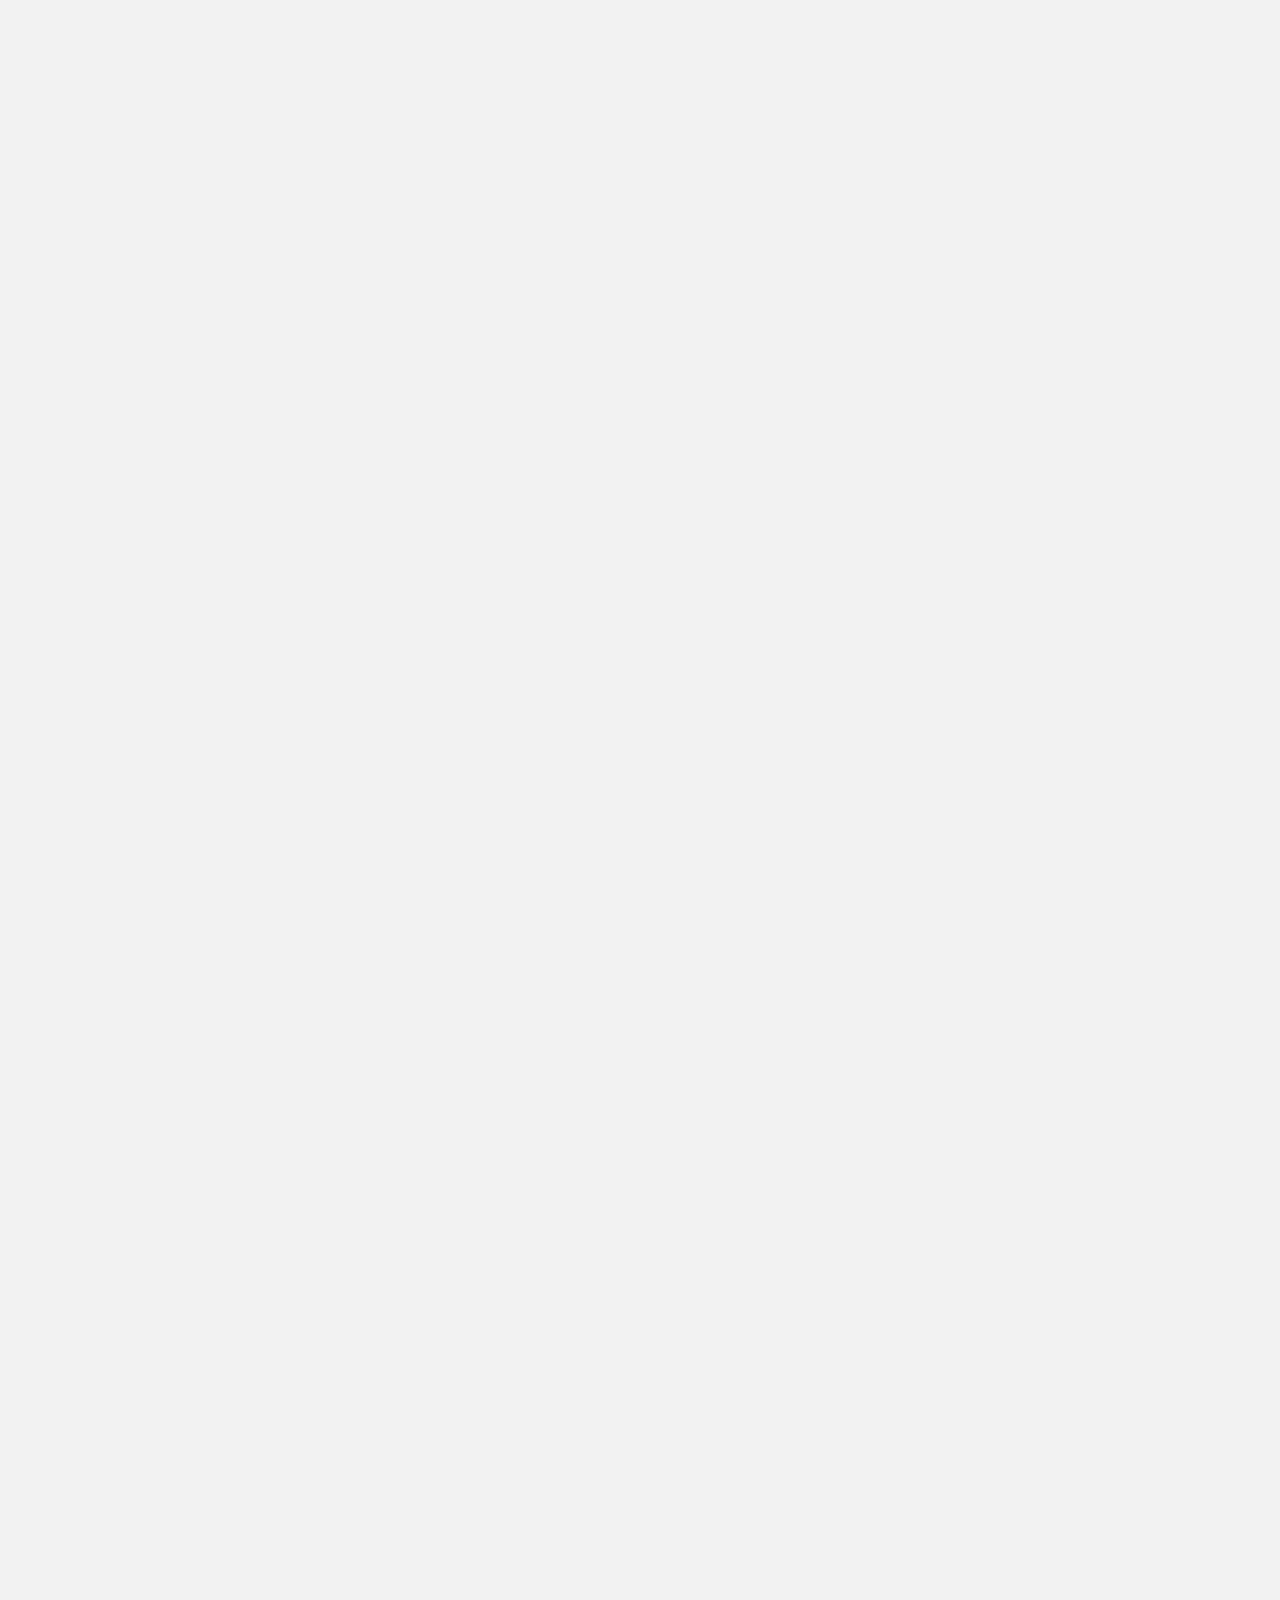
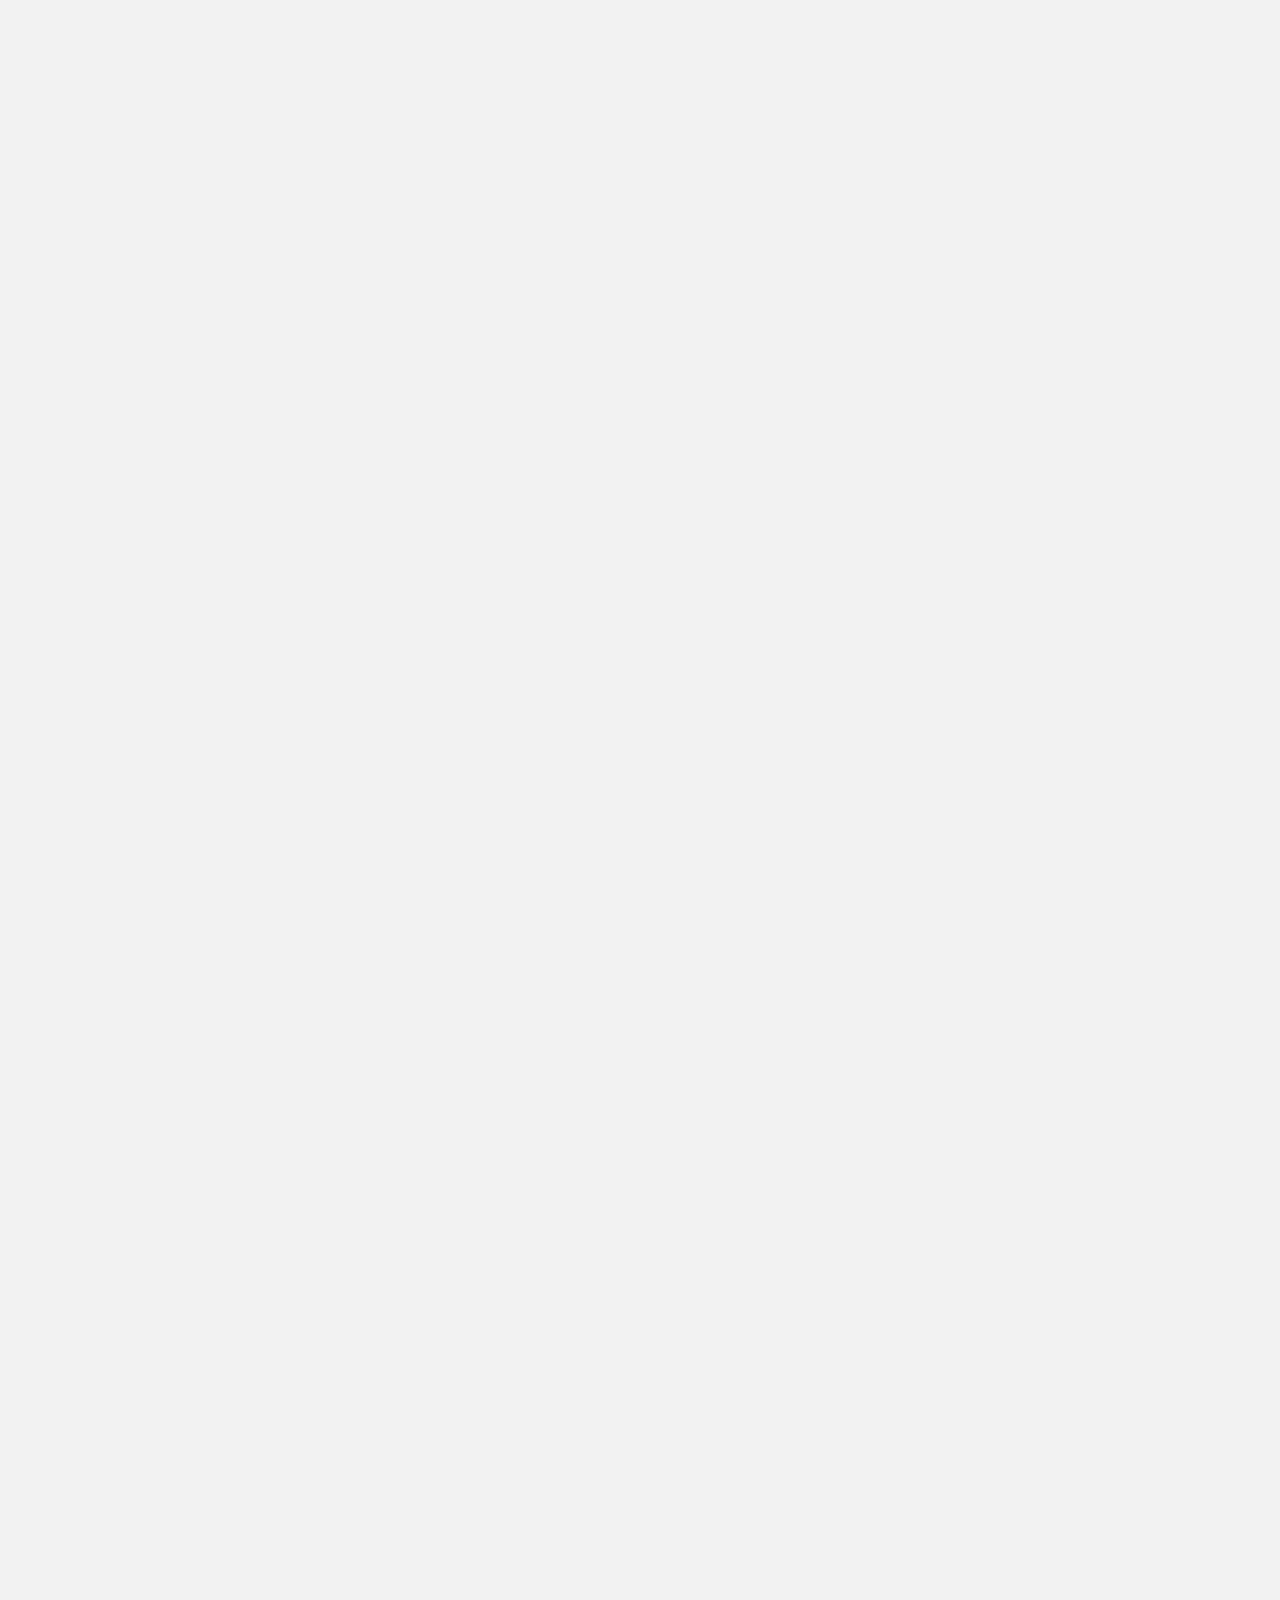
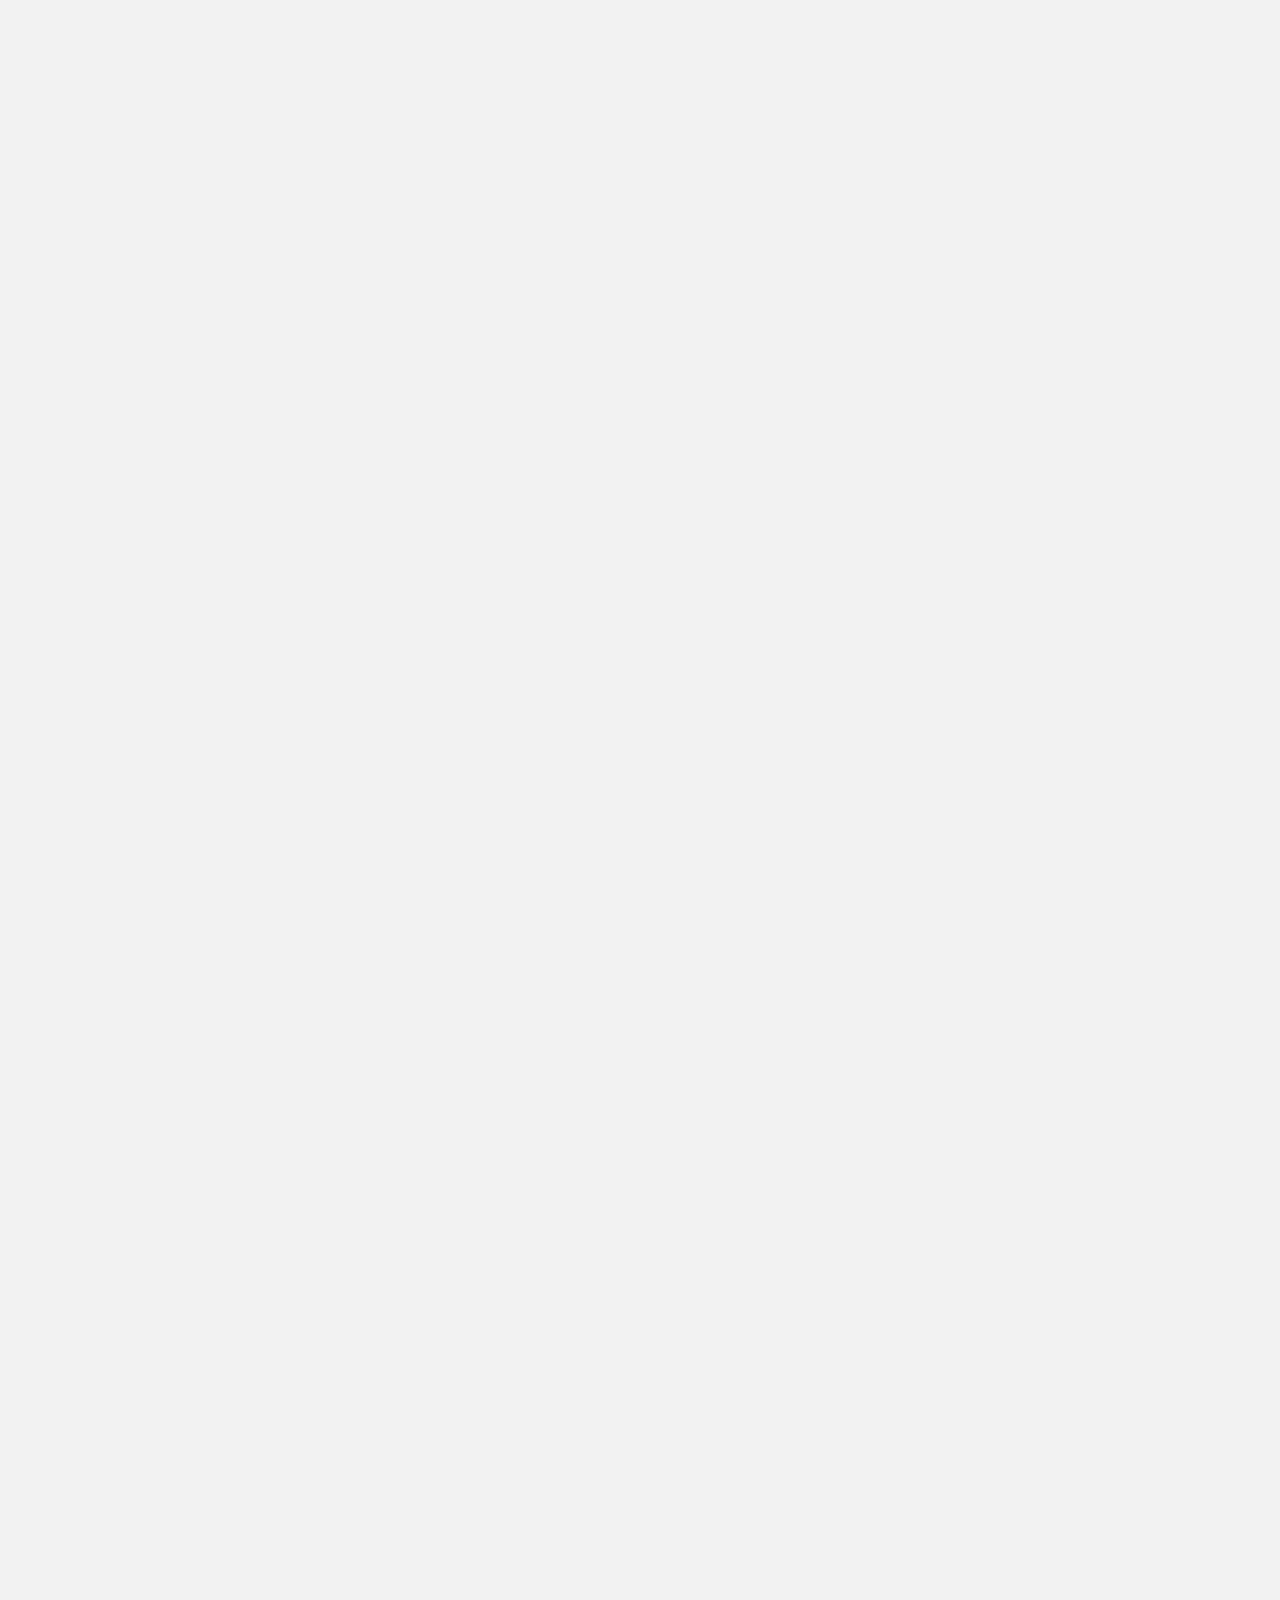
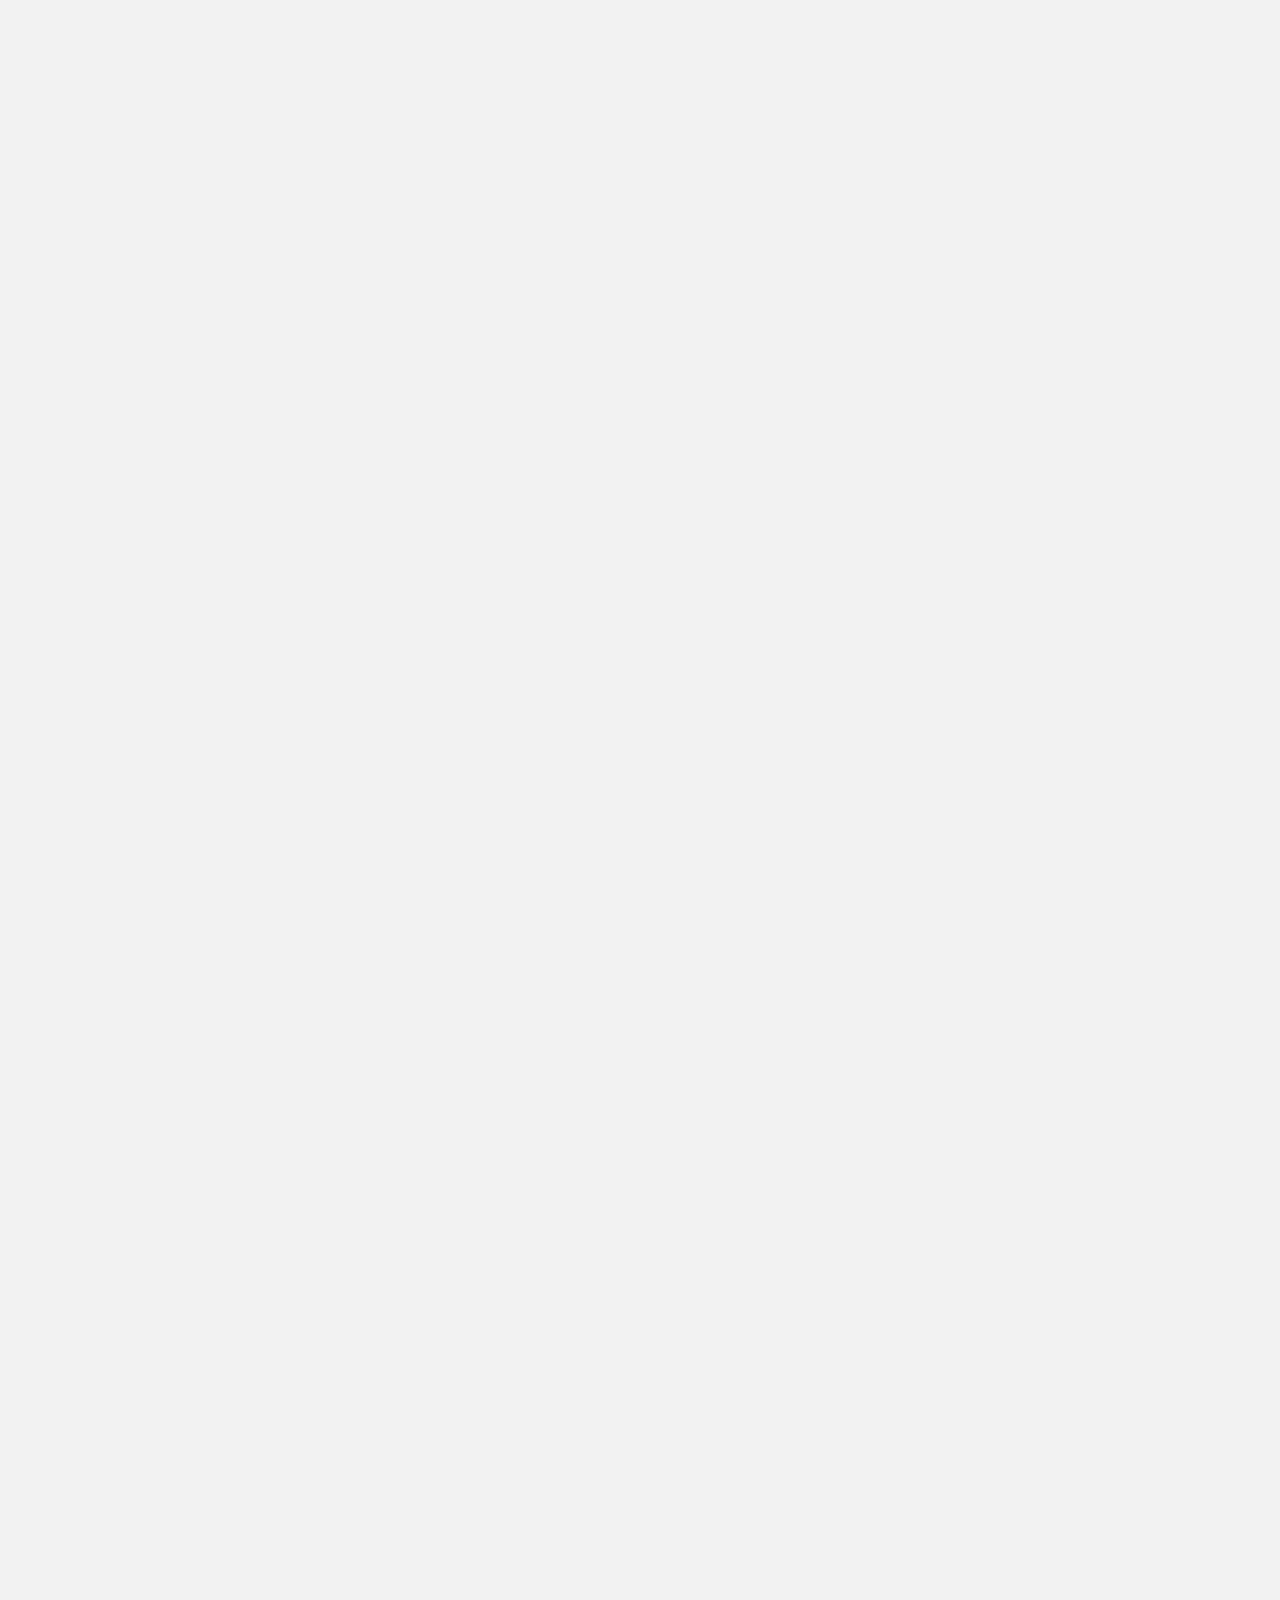
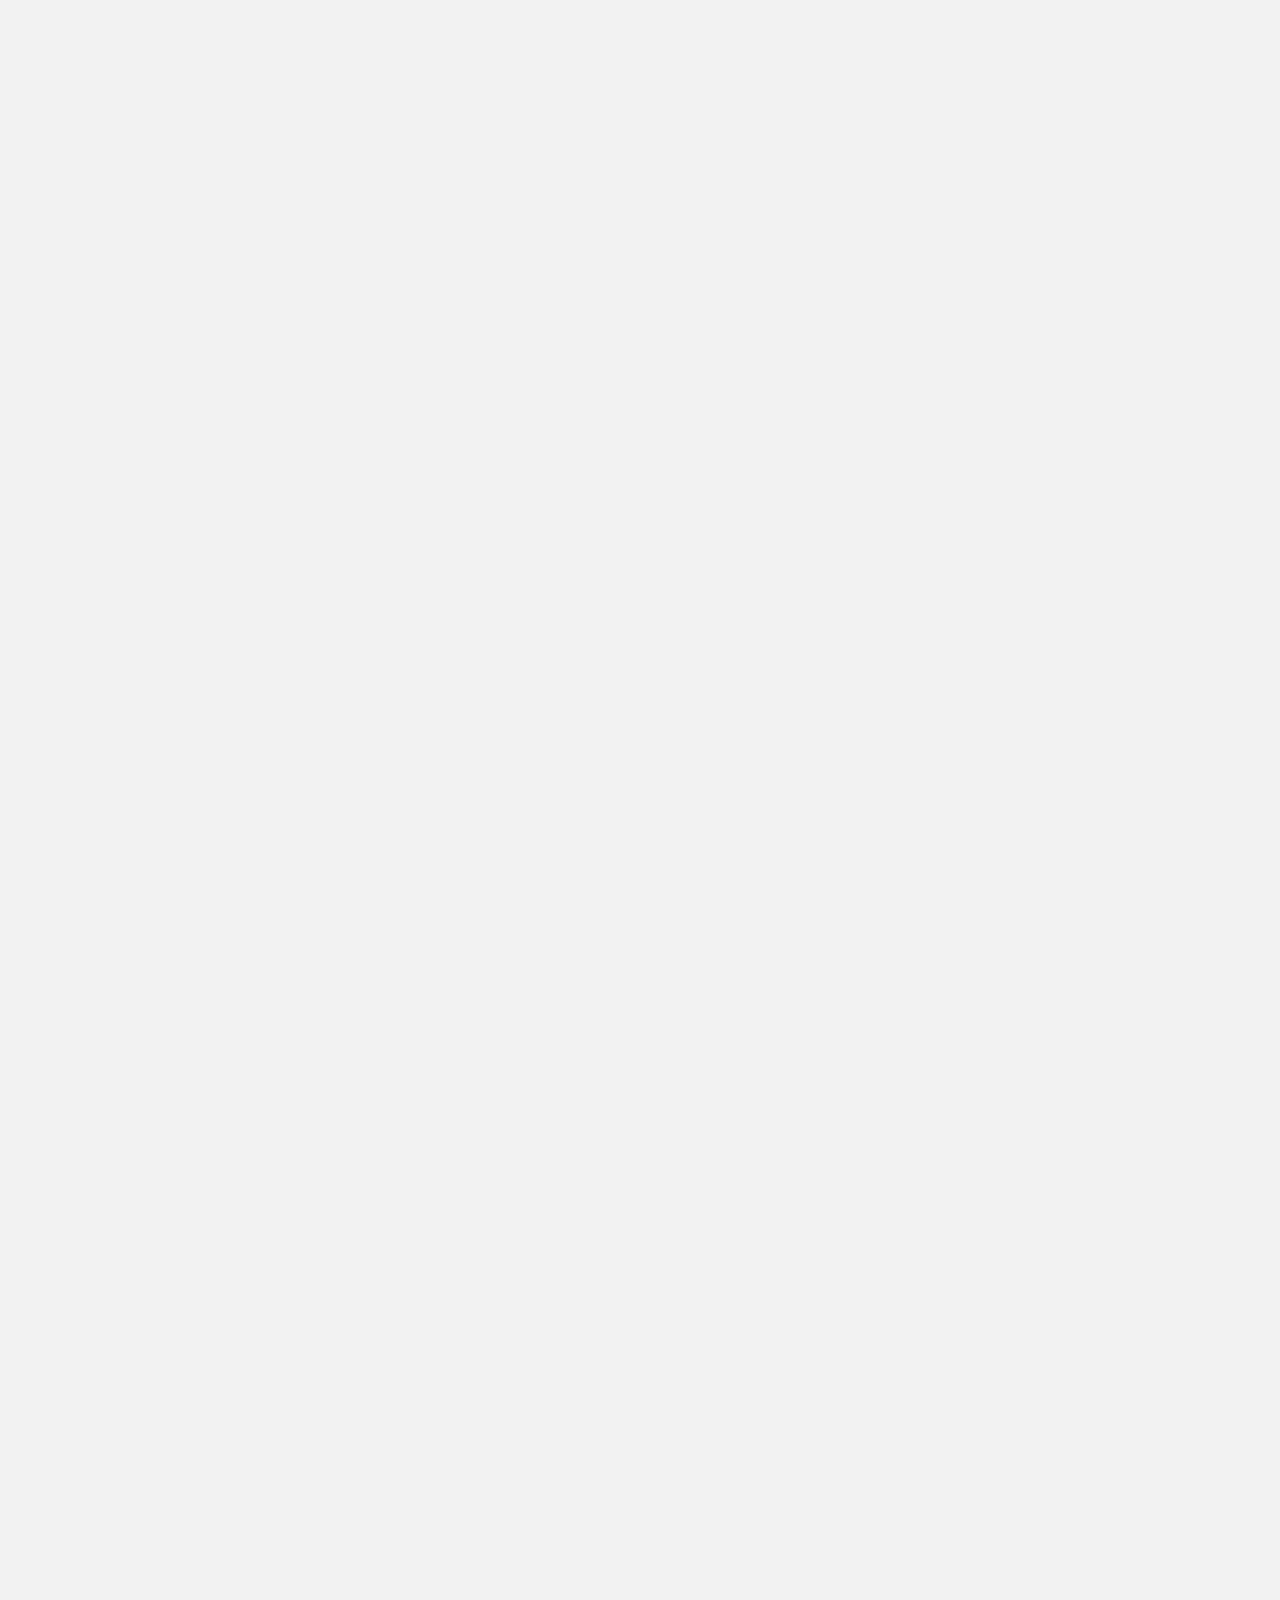
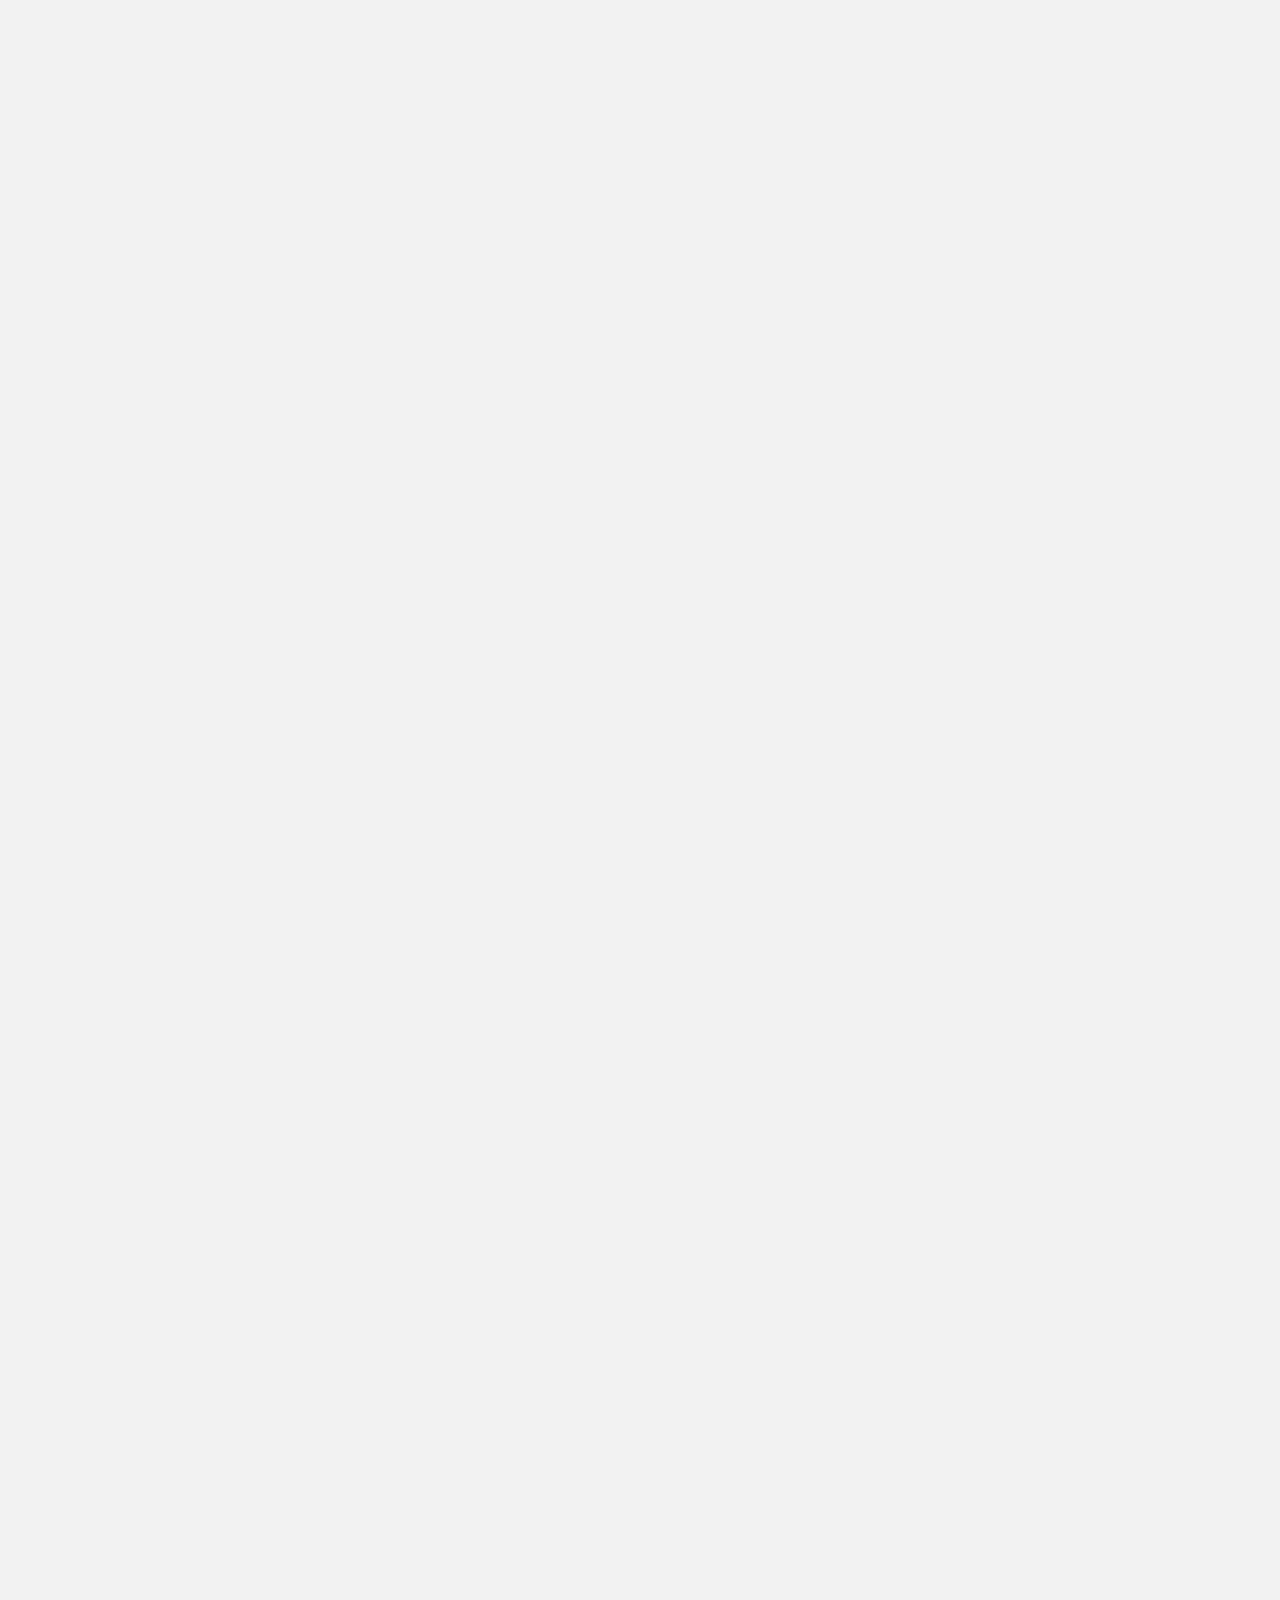
<file: html2.html>
<!DOCTYPE html>

<html lang="en">

<head>

    <meta charset="UTF-8">
    <title>Text | Text</title>
    <link rel="stylesheet" href="css2.css">
    <link rel="icon" type="image" href="images/black.jpg">
    <meta name="viewport" content="width=device-width, initial-scale=1.0">

</head>

<script type="text/javascript" src="js2.js"></script>

<body>
    
<div id="gallery-container" class="gallery-container"> 
    
    <div id="gallery" class="gallery column1">
        <div class="container">
            <img onclick="myFunction2()" id="photo2" src="images/shelo2.jpeg" alt="sketch2" class="image">
            <div class="imgcover">
                <div class="text">
                    <h1 id="sketch2H"></h1>
                    <p id="sketch2"> </p>
                </div>
            </div>
        </div>
        <div class="container">
            <img onclick="myFunction5()" id="photo5" src="images/shelo5.jpeg" alt="sketch5"class="image">
            <div class="imgcover">
                <div class="text">
                    <h1 id="sketch5H"></h1>
                    <p id="sketch5"> </p>
                </div>
            </div>
        </div>
        <div class="container">
            <img onclick="myFunction2()" id="photo2" src="images/shelo2.jpeg" alt="sketch2" class="image">
            <div class="imgcover">
                <div class="text">
                    <h1 id="sketch2H"></h1>
                    <p id="sketch2"> </p>
                </div>
            </div>
        </div>
        <div class="container">
            <img onclick="myFunction4()" id="photo4" src="images/shelo4.jpeg" alt="sketch4" class="image">
            <div class="imgcover">
                <div class="text">
                    <h1 id="sketch4H"></h1>
                    <p id="sketch4"> </p>
                </div>
            </div>
        </div>
        <!-- <img onclick="myFunction1()" id="photo1" src="images/shelo1.jpeg" alt="sketch1">
        <img onclick="myFunction3()" id="photo3" src="images/shelo3.jpeg" alt="sketch3">
        <img onclick="myFunction6()" id="photo6" src="images/shelo6.jpeg" alt="sketch6">
        <img onclick="myFunction2()" id="photo2" src="images/shelo2.jpeg" alt="sketch2">
        <img onclick="myFunction4()" id="photo4" src="images/shelo4.jpeg" alt="sketch4">
        <img onclick="myFunction1()" id="photo1" src="images/shelo1.jpeg" alt="sketch1">
        <img onclick="myFunction6()" id="photo6" src="images/shelo6.jpeg" alt="sketch6">
        <img onclick="myFunction5()" id="photo5" src="images/shelo5.jpeg" alt="sketch5">
        <img onclick="myFunction3()" id="photo3" src="images/shelo3.jpeg" alt="sketch3">
        <img onclick="myFunction2()" id="photo2" src="images/shelo2.jpeg" alt="sketch2"> -->
    </div>
    
    <div id="gallery" class="gallery column2">
        <div class="container">
            <img onclick="myFunction5()" id="photo5" src="images/shelo5.jpeg" alt="sketch5"class="image">
            <div class="imgcover">
                <div class="text">
                    <h1 id="sketch5H"></h1>
                    <p id="sketch5"> </p>
                </div>
            </div>
        </div>
        <div class="container">
            <img onclick="myFunction2()" id="photo2" src="images/shelo2.jpeg" alt="sketch2" class="image">
            <div class="imgcover">
                <div class="text">
                    <h1 id="sketch2H"></h1>
                    <p id="sketch2"> </p>
                </div>
            </div>
        </div>
        <div class="container">
            <img onclick="myFunction4()" id="photo4" src="images/shelo4.jpeg" alt="sketch4" class="image">
            <div class="imgcover">
                <div class="text">
                    <h1 id="sketch4H"></h1>
                    <p id="sketch4"> </p>
                </div>
            </div>
        </div>
        <div class="container">
            <img onclick="myFunction5()" id="photo5" src="images/shelo5.jpeg" alt="sketch5"class="image">
            <div class="imgcover">
                <div class="text">
                    <h1 id="sketch5H"></h1>
                    <p id="sketch5"> </p>
                </div>
            </div>
        </div>
        <!-- <img onclick="myFunction3()" id="photo3" src="images/shelo3.jpeg" alt="sketch3">
        <img onclick="myFunction6()" id="photo6" src="images/shelo6.jpeg" alt="sketch6">
        <img onclick="myFunction4()" id="photo4" src="images/shelo4.jpeg" alt="sketch4">
        <img onclick="myFunction2()" id="photo2" src="images/shelo2.jpeg" alt="sketch2">
        <img onclick="myFunction5()" id="photo5" src="images/shelo5.jpeg" alt="sketch5">
        <img onclick="myFunction1()" id="photo1" src="images/shelo1.jpeg" alt="sketch1">
        <img onclick="myFunction1()" id="photo1" src="images/shelo1.jpeg" alt="sketch1">
        <img onclick="myFunction5()" id="photo5" src="images/shelo5.jpeg" alt="sketch5">
        <img onclick="myFunction3()" id="photo3" src="images/shelo3.jpeg" alt="sketch3">
        <img onclick="myFunction6()" id="photo6" src="images/shelo6.jpeg" alt="sketch6">
        <img onclick="myFunction4()" id="photo4" src="images/shelo4.jpeg" alt="sketch4">
        <img onclick="myFunction2()" id="photo2" src="images/shelo2.jpeg" alt="sketch2"> -->
    </div>
    
</div>

</body>

</html>
</file>
<file: style.css>
@import "css2.css";
@import "buttuns.css";
@import "homestyle.css";
</file>
<file: buttoncss.css>
body {
  margin: 0;
  padding: 0;
  background-color: #f2f2f2;
  height: 3000vh;
  font-family: "Times New Roman", Times, serif;
}

.container {
  background-color: #1f1f1f;
  height: auto;
  position: relative;
  margin: 5vh auto;
}

@media screen and (max-width: 1440px) {
    .container {
        width: 100%;
    }
}

@media screen and (min-width: 1441px) {
    .container {
        width: 60%;
    }
}

.bigimg {
  width: 100%;
  height: var(--bigimgWidth);
  padding: 2%;
  box-sizing: border-box;
}

.image {
  margin: var(--imagePad) auto;
  padding: 1%;
  box-sizing: border-box;
  width: 20%;
  height: var(--imgWidth);
  float: left;
  cursor: pointer;
  transition: 300ms ease-out;
  border-radius: 25%;
  background-color: #00000000;
}

.container img {
  width: 100%;
  height: 100%;
  transition: 200ms linear;

}

.image img:hover {
    border-radius: 5%;
}

.image img {
    border-radius: inherit;
    object-fit: cover;
}

.bigimg img {
    object-fit: cover;
    border-radius: 5%;
}
</file>
<file: css2.css>
body {
    margin: 0;
    padding: 0;
    background-color: #f2f2f2;
    height: 3000vh;
    font-family: 'Times New Roman', Times, serif;
}

.gallery-container {
    position: relative;
    margin: 5vh auto;
}

@media screen and (max-width: 1439px) {
    .gallery-container {
        width: 100%;
    }
}

@media screen and (min-width: 1440px) {
    .gallery-container {
        width: 60%;
    }
}

.gallery {
    position: absolute;
    height: auto;
    width: var(--imgWidth);
    display: grid;
    grid-template-columns: 100%;
}

.column2 {
    margin-left: var(--marginLeftColumn2);
}

.container {
    padding: 0;
    cursor: pointer;
    position: relative;
    width: 100%;
    margin: var(--bottomImg) 0 0 0;
    height: auto;
}

.image {
    width: 100%;
    height: 100%;
    object-fit: fill;
}

.imgcover {
    height: 100%;
    font-size: 0;
    top: 0;
    left: 0;
    transition-delay: 20ms;
    transition: 200ms ease-out;
    opacity: 0;
    position: absolute;
    width: 100%;
    background-color: rgba(0, 0, 0, .4);
}

.imgcover:hover {
    transition: 300ms ease-in;
    opacity: 1;
}

.text {
    position: absolute;
    left: 2%;
    bottom: 0;
    padding: 0;
    height: 33%;
    width: 96%;
}

.text>p {
    position: absolute;
    bottom: 0;
    color: rgb(255, 255, 255);
    font-size: 1vh;
}
.text>h1 {
    position: absolute;
    bottom: 1.5vh;
    color: rgb(255, 255, 255);
    font-size: 1.5vh;
}

#sketch2::after{
    content: 'soulonshka Business card';
}
#sketch2H::after{
    content: 'mockup';
}

#sketch4::after{
    content: 'acrlic on canvas 150x80';
}
#sketch4H::after{
    content: 'ostrich';
}

#sketch5::after{
    content: 'mixed media on wood 80x30';
}
#sketch5H::after{
    content: 'teardrop';
}

.overlay{
    opacity: .7;
    top: 5vh;
    position: fixed;
    display: block;
    left: 0;
    background-color: black;
    width: 100%;
    height: 100%;
    z-index: 100;
}
</file>
